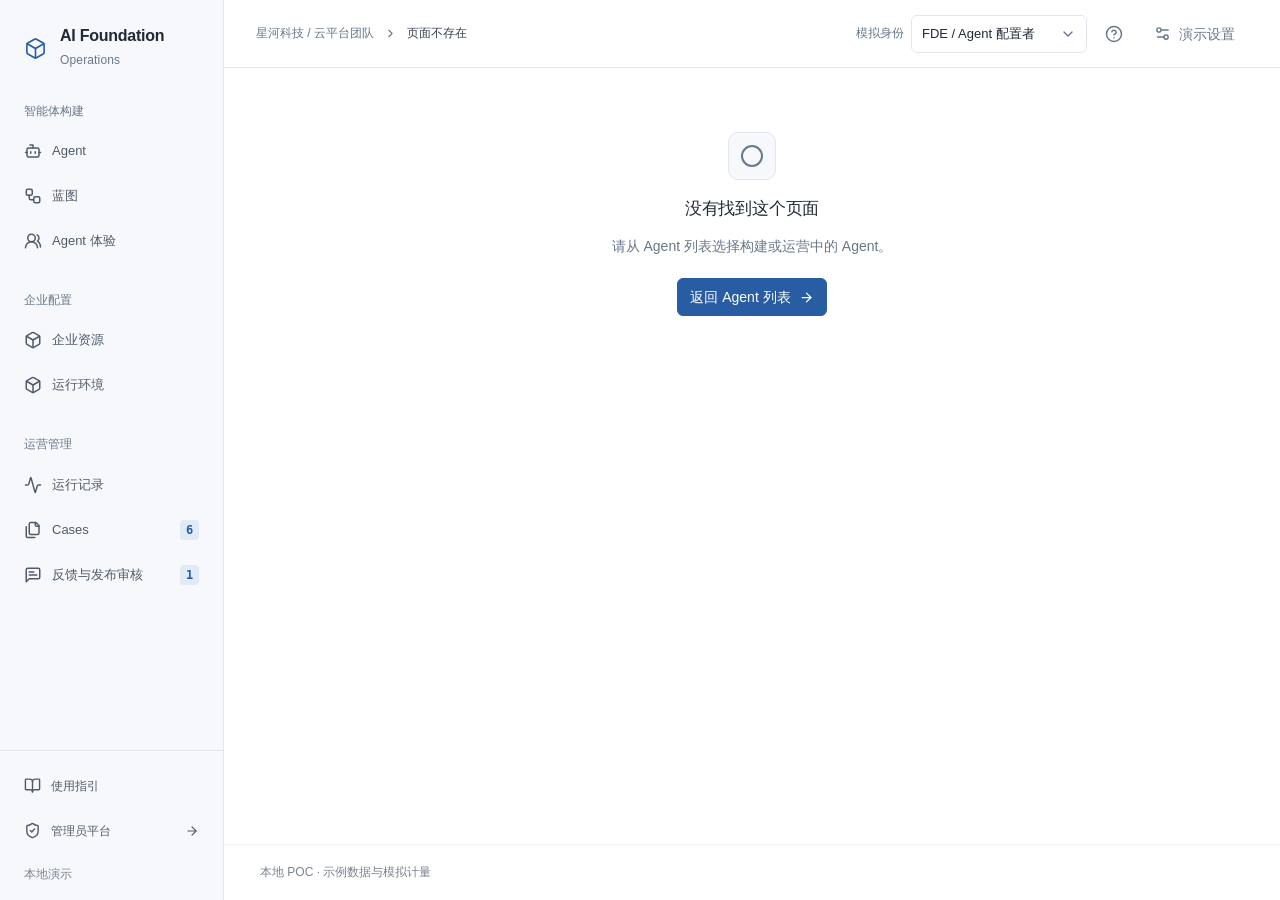
<file: index.html>
<!doctype html>
<html lang="zh-CN">
  <head>
    <meta charset="UTF-8" />
    <meta name="viewport" content="width=device-width, initial-scale=1.0" />
    <meta name="theme-color" content="#ffffff" />
    <meta name="description" content="AI Foundation 企业共享底座与应用交付演示。仅使用本地示例数据，不连接真实业务系统。" />
    <link rel="icon" type="image/svg+xml" href="data:image/svg+xml,%3Csvg xmlns='http://www.w3.org/2000/svg' viewBox='0 0 32 32'%3E%3Crect width='32' height='32' rx='8' fill='%2317191c'/%3E%3Cpath d='M9 23V9h14M9 16h11M16 9v14' fill='none' stroke='white' stroke-width='2'/%3E%3C/svg%3E" />
    <title>AI Foundation · 平台概览</title>
    <script type="module" crossorigin src="/assets/index-CjJ_PoKe.js"></script>
    <link rel="stylesheet" crossorigin href="/assets/index-KOcXSC3z.css">
  <script>
(() => {
  const url = new URL(location.href);
  const route = url.searchParams.get('__foundation_route');
  let target = url;
  if (route && route.startsWith('/') && !route.startsWith('//')) {
    const requested = new URL(route, location.origin);
    if (requested.origin === location.origin) target = requested;
  }
  const pathname = target.pathname.length > 1 ? target.pathname.replace(/\/+$/, '') : target.pathname;
  if (target !== url || pathname !== url.pathname) history.replaceState(null, '', pathname + target.search + target.hash);
})();
</script>
</head>
  <body>
    <div id="root"></div>
  </body>
</html>
</file>
<file: assets/index-KOcXSC3z.css>
@charset "UTF-8";.native-select{position:relative;width:100%;min-width:0;--select-border: var(--agent-border, var(--border, #e2e7ef));--select-accent: var(--agent-blue, var(--accent, #285da4));--select-height: 38px;--select-font-size: 14px}.native-select-display{display:flex;align-items:center;justify-content:space-between;gap:12px;min-height:var(--select-height);padding:7px 10px;border:1px solid var(--select-border);border-radius:6px;background:#fff;color:var(--agent-ink, var(--text, #202936));font-size:var(--select-font-size);line-height:22px;transition:border-color .12s,box-shadow .12s}.native-select-label{min-width:0;overflow:hidden;text-overflow:ellipsis;white-space:nowrap}.native-select-display>svg{flex-shrink:0;color:#68788b}.native-select:hover:not(.native-select-disabled) .native-select-display{border-color:#9cabbd}.native-select-open .native-select-display{border-color:var(--select-accent)}.native-select:has(>select:focus-visible) .native-select-display{border-color:var(--select-accent);outline:2px solid var(--select-accent);outline-offset:2px}.native-select>select.native-select-control{position:absolute;inset:0;z-index:1;width:100%;max-width:none;height:100%;min-height:0;margin:0;opacity:0;cursor:pointer}.native-select-disabled .native-select-display{color:#68788b;background:#f6f8fb}.native-select-disabled>select.native-select-control{cursor:not-allowed}.field-invalid .native-select-display,.native-select:has(>select[aria-invalid=true]) .native-select-display{border-color:var(--danger, #a44343)}.native-select-menu{position:fixed;z-index:100;box-sizing:border-box;padding:5px;overflow-y:auto;overscroll-behavior:contain;scrollbar-width:thin;border:1px solid #e2e7ef;border-radius:9px;background:#fff;color:#202936;box-shadow:0 8px 28px #19263924,0 2px 5px #1926390d;font-size:14px;line-height:22px}.native-select-option{display:flex;align-items:center;justify-content:space-between;gap:12px;min-height:36px;padding:7px 10px;border-radius:5px;cursor:pointer}.native-select-option>span{min-width:0;overflow-wrap:anywhere}.native-select-option>svg{flex-shrink:0;color:#285da4}.native-select-option[aria-selected=true]{color:#205a9f;font-weight:500}.native-select-option-active:not([aria-disabled=true]){background:#edf3fb}.native-select-option[aria-disabled=true]{color:#8b95a3;cursor:not-allowed}.native-select-group{padding:9px 10px 4px;color:#68788b;font-size:12px}@media(max-width:700px){.native-select{--select-height: 40px;--select-font-size: 16px}.native-select-option{min-height:40px}}@media(prefers-reduced-motion:reduce){.native-select-display{transition:none}}@media(forced-colors:active){.native-select-display,.native-select-menu{border-color:ButtonText}.native-select-option-active:not([aria-disabled=true]){outline:1px solid Highlight}.native-select-option[aria-selected=true]>svg{color:Highlight}}.agent-credential-defaults .agent-credential-boundary{margin:14px 0 0;color:var(--agent-muted, #718098);font-size:12px;line-height:22px}.agent-credential-defaults .agent-enterprise-row-actions button.button,.agent-credential-defaults .agent-enterprise-option-actions button.button{min-height:44px;min-width:44px}.agent-enterprise-config{min-width:0;display:grid;gap:20px;padding-top:20px;margin-top:4px;border-top:1px solid var(--agent-border, #dce3ef);color:var(--text, #24344c)}.agent-enterprise-heading h3{margin:0 0 6px;font-size:15px;line-height:24px}.agent-enterprise-heading>p,.agent-enterprise-group-heading p{margin:0;color:var(--agent-muted, #718098);font-size:13px;line-height:22px}.agent-enterprise-group{min-width:0;scroll-margin-top:90px;padding:18px;border:1px solid var(--agent-border, #dce3ef);border-radius:8px;background:var(--surface, #fff)}.agent-enterprise-group-heading{display:flex;justify-content:space-between;align-items:flex-start;gap:12px}.agent-enterprise-group-heading>div{min-width:0}.agent-enterprise-group h4{display:flex;flex-wrap:wrap;align-items:center;gap:10px;margin:0 0 5px;font-size:14px;line-height:23px}.agent-enterprise-group h4>span{color:var(--agent-muted, #718098);font-size:12px;font-weight:400}.agent-enterprise-config .text-link{display:inline-flex;align-items:center;min-height:44px;font-size:12px;line-height:20px;flex-shrink:0}.agent-enterprise-config .agent-enterprise-row-actions button.button,.agent-enterprise-config .agent-enterprise-option-actions button.button,.agent-enterprise-drawer.agent-drawer :is(button,a).button{min-height:44px;min-width:44px}.agent-enterprise-config .button{font-size:12px}.agent-enterprise-config :is(.button,.text-link):focus-visible,.agent-enterprise-picker>summary:focus-visible{outline:2px solid var(--agent-blue, #235594);outline-offset:3px;border-radius:4px}.agent-enterprise-legacy{margin:12px 0 0;padding-left:10px;border-left:2px solid #b7c8df;font-size:12px;color:var(--agent-muted, #718098);line-height:21px}.agent-enterprise-selected{list-style:none;padding:0;margin:14px 0;display:grid;gap:8px}.agent-enterprise-selected>li{display:flex;align-items:center;justify-content:space-between;gap:12px;min-width:0;padding:10px 12px;background:#f4f7fb;border:1px solid #e0e7f0;border-left:3px solid #7497c3;border-radius:6px}.agent-enterprise-selected>.agent-enterprise-reference-warning{border-left-color:#c29c55;background:#fbf9f4}.agent-enterprise-reference-copy{flex:1;min-width:0}.agent-enterprise-reference-title{display:flex;flex-wrap:wrap;gap:7px 10px;align-items:center}.agent-enterprise-reference-title strong{font-size:13px;line-height:22px;overflow-wrap:anywhere}.agent-enterprise-reference-title .badge{font-size:11px}.agent-enterprise-reference-copy p{margin:4px 0 0;color:var(--agent-muted, #718098);font-size:12px;line-height:20px;overflow-wrap:anywhere}.agent-enterprise-update{display:block;color:var(--agent-blue, #235594)}.agent-enterprise-row-actions{display:flex;flex-shrink:0;gap:4px}.agent-enterprise-empty{display:flex;flex-wrap:wrap;align-items:baseline;gap:4px 12px;padding:16px 0 12px;font-size:12px;line-height:21px;color:var(--agent-muted, #718098)}.agent-enterprise-empty strong{color:#56677f;font-weight:500}.agent-enterprise-picker{margin-top:12px;border-top:1px solid var(--agent-border, #dce3ef)}.agent-enterprise-picker>summary{display:flex;align-items:center;gap:10px;min-height:44px;padding:8px 0;cursor:pointer;color:var(--agent-blue, #235594);font-size:13px;line-height:22px;list-style:none}.agent-enterprise-picker>summary::-webkit-details-marker{display:none}.agent-enterprise-picker>summary:after{content:"";width:7px;height:7px;flex-shrink:0;border:solid currentColor;border-width:0 1.5px 1.5px 0;transform:rotate(45deg);margin:0 3px 4px 4px}.agent-enterprise-picker[open]>summary:after{transform:rotate(225deg);margin-bottom:-3px}.agent-enterprise-candidate-count{margin-left:auto;color:var(--agent-muted, #718098);white-space:nowrap;font-size:12px}.agent-enterprise-picker fieldset{min-width:0;margin:0;padding:4px 0 0;border:0}.agent-enterprise-options{display:grid;grid-template-columns:repeat(auto-fit,minmax(min(100%,260px),1fr));gap:10px;list-style:none;padding:0;margin:0}.agent-enterprise-option{display:flex;flex-direction:column;min-width:0;padding:12px;border:1px solid var(--agent-border, #dce3ef);border-radius:6px}.agent-enterprise-option-title{display:flex;align-items:flex-start;justify-content:space-between;gap:8px}.agent-enterprise-option-title strong{font-size:13px;line-height:22px;overflow-wrap:anywhere}.agent-enterprise-option-title .badge{flex-shrink:0;font-size:11px}.agent-enterprise-option-description{margin:7px 0 0;color:#56677f;font-size:12px;line-height:21px;overflow-wrap:anywhere}.agent-enterprise-option-meta{margin:5px 0 0;color:var(--agent-muted, #718098);font-size:11px;line-height:20px;overflow-wrap:anywhere}.agent-enterprise-replacement{margin:7px 0 0;color:var(--agent-blue, #235594);font-size:12px;line-height:20px}.agent-enterprise-option-actions{display:flex;justify-content:flex-end;gap:6px;padding-top:10px;margin-top:auto}.agent-enterprise-picker-empty{margin:0;padding:12px 0;font-size:12px;line-height:21px;color:var(--agent-muted, #718098)}.agent-enterprise-boundary{margin:0;color:var(--agent-muted, #718098);font-size:12px;line-height:22px}.agent-enterprise-definition{display:grid;gap:24px}.agent-enterprise-definition-meta{margin:0;display:grid;gap:12px}.agent-enterprise-definition-meta>div{display:grid;grid-template-columns:80px minmax(0,1fr);gap:16px;font-size:13px;line-height:23px}.agent-enterprise-definition-meta dt{color:var(--agent-muted, #718098)}.agent-enterprise-definition-meta dd{min-width:0;margin:0;white-space:pre-wrap;overflow-wrap:anywhere}.agent-enterprise-definition h3{font-size:14px;margin:0 0 12px;line-height:24px}.agent-enterprise-definition-heading{display:flex;align-items:baseline;justify-content:space-between;gap:10px}.agent-enterprise-definition pre{margin:0;padding:14px;border:1px solid var(--agent-border, #dce3ef);border-radius:6px;background:#f4f7fb;font:inherit;font-size:13px;line-height:24px;white-space:pre-wrap;overflow-wrap:anywhere}.agent-enterprise-rules{list-style:none;display:grid;gap:10px;margin:0;padding:0}.agent-enterprise-rules>li{padding:12px;border:1px solid var(--agent-border, #dce3ef);border-radius:6px;font-size:13px}.agent-enterprise-rules>li>div{display:flex;align-items:center;justify-content:space-between;gap:12px}.agent-enterprise-rules p{color:var(--agent-muted, #718098);margin:8px 0 0;overflow-wrap:anywhere}.agent-enterprise-details{margin-top:8px;font-size:12px;line-height:22px}.agent-enterprise-details>summary{cursor:pointer;color:var(--agent-blue, #235594);width:fit-content}.agent-enterprise-details>summary:focus-visible{outline:2px solid var(--agent-blue, #235594);outline-offset:3px;border-radius:3px}.agent-enterprise-details dl{margin:10px 0 0;display:grid;gap:8px}.agent-enterprise-details dl>div{display:grid;grid-template-columns:76px minmax(0,1fr);gap:10px}.agent-enterprise-details dt{color:var(--agent-muted, #718098)}.agent-enterprise-details dd{margin:0;white-space:pre-wrap;overflow-wrap:anywhere}.agent-enterprise-details pre{white-space:pre-wrap;overflow-wrap:anywhere;margin:0;font:inherit}.agent-enterprise-details ul{padding-left:18px}.agent-publication-reference{color:var(--agent-muted, #718098);font-size:12px;line-height:21px}.agent-publication-reference-list{padding-left:18px;margin:12px 0;display:grid;gap:8px;font-size:13px;line-height:22px}.agent-publication-reference-list .badge{margin-left:8px}.agent-publication-guidance{margin-top:12px;display:flex;flex-wrap:wrap;gap:12px;align-items:center}.agent-publication-guidance>p{flex:1;min-width:200px}.agent-publication-summary-line+.agent-publication-summary-line{margin-top:5px}@media(max-width:600px){.agent-enterprise-group{padding:14px}.agent-enterprise-group-heading{flex-wrap:wrap;gap:4px}.agent-enterprise-selected>li{flex-wrap:wrap;gap:6px}.agent-enterprise-reference-copy{flex-basis:100%}.agent-enterprise-row-actions{width:100%;justify-content:flex-end}.agent-enterprise-options{grid-template-columns:minmax(0,1fr)}.agent-enterprise-picker>summary{flex-wrap:wrap;gap:6px}.agent-enterprise-definition-meta>div{grid-template-columns:1fr;gap:3px}.agent-enterprise-details dl>div{grid-template-columns:1fr;gap:2px}.agent-publication-guidance .button{width:100%}}.agent-runtime-config{display:grid;gap:16px;margin-top:18px;padding-top:18px;border-top:1px solid var(--agent-border);min-width:0}.agent-creation-details{min-width:0;border-top:1px solid var(--agent-border);padding-top:12px}.agent-creation-details>summary{cursor:pointer;color:var(--agent-muted);font-size:13px;padding:4px 0}.agent-creation-details[open]>summary{margin-bottom:12px}.agent-creation-details>.agent-capability-summary{margin-top:12px}.agent-capability-summary{min-width:0}.agent-capability-summary dl{display:grid;gap:12px;margin:0}.agent-capability-summary dl>div{display:grid;grid-template-columns:48px minmax(0,1fr);gap:12px;align-items:start}.agent-capability-summary dt{padding-top:4px;color:var(--agent-muted);font-size:12px;line-height:20px}.agent-capability-summary dd{display:flex;gap:6px;flex-wrap:wrap;min-width:0;margin:0}.agent-capability-chip{display:inline-flex;padding:3px 9px;border:1px solid var(--agent-border);border-radius:5px;background:var(--surface-subtle);font-size:12px;line-height:20px;overflow-wrap:anywhere}.agent-capability-empty{padding-top:4px;color:var(--agent-muted);font-size:12px;line-height:20px}.agent-runtime-options{display:grid;gap:10px;min-width:0;padding:0;border:0;margin:0}.agent-runtime-options legend{padding:0;margin-bottom:8px;font-size:13px;font-weight:600}.agent-mcp-options{display:grid;gap:10px}.agent-mcp-options label,.agent-tool-options label{display:flex;align-items:flex-start;gap:8px;min-width:0;font-size:13px;line-height:20px}.agent-runtime-options input{flex:0 0 auto;margin-top:3px;accent-color:var(--accent)}.agent-mcp-options strong{font-size:13px;font-weight:500}.agent-mcp-options small{display:block;color:var(--agent-muted);font-size:12px;overflow-wrap:anywhere}.agent-tool-options{display:grid;grid-template-columns:repeat(4,minmax(0,1fr));gap:10px}.agent-tool-options span{overflow-wrap:anywhere}.agent-runtime-environment{display:flex;gap:12px;align-items:flex-start}.agent-runtime-environment .field{flex:1;min-width:0}.agent-runtime-manage{flex-shrink:0;margin-top:25px;min-height:32px;display:inline-flex;align-items:center}.agent-runtime-readonly{min-width:0;margin:0;padding:0;border:0}.agent-publication-options{display:grid;gap:12px;padding:0;border:0;margin:0}.agent-publication-options legend{margin-bottom:12px;font-size:13px;font-weight:600}.agent-publication-options label{display:flex;align-items:flex-start;gap:10px;font-size:13px}.agent-publication-options input{margin-top:3px;accent-color:var(--accent)}.agent-publication-options small{display:block;margin-top:3px;color:var(--agent-muted);font-size:12px}@media(max-width:600px){.agent-tool-options{grid-template-columns:repeat(2,minmax(0,1fr))}.agent-runtime-environment{flex-direction:column}.agent-runtime-environment .field{width:100%}.agent-runtime-manage{margin-top:0}}.agent-detail .breadcrumbs{margin-bottom:12px}.agent-detail .page-header{margin-bottom:14px}.editor-version-line{display:flex;gap:6px 18px;align-items:center;flex-wrap:wrap;margin-bottom:16px;padding:9px 12px;border:1px solid var(--agent-border);border-radius:6px;background:var(--surface-subtle);color:var(--agent-muted);font-size:12px;line-height:20px}.editor-version-line .text-link{margin-left:auto;font-size:12px}.editor-config-layout{display:grid;grid-template-columns:minmax(0,1fr) 325px;gap:32px;margin-top:27px;align-items:start}.editor-section-heading{display:flex;align-items:flex-start;justify-content:space-between;gap:16px;margin-bottom:16px}.editor-section-heading h2,.editor-version-history h2{font-size:18px;font-weight:600;line-height:27px}.editor-section-heading p{margin-top:7px;font-size:13px;line-height:23px;color:var(--agent-muted)}.editor-section-heading .button{flex-shrink:0;font-size:12px}.editor-basics{display:grid;grid-template-columns:1fr;gap:16px;margin-bottom:20px}.editor-instructions .field-label,.editor-instructions input{font-size:14px}.editor-instruction-input{min-height:190px;line-height:1.8;font-size:14px;padding:16px;resize:vertical;background:#fcfdff}.editor-instructions-label{margin-left:5px;color:var(--agent-muted);font-size:12px;font-weight:400}.editor-template-note,.editor-work-source{padding:12px 14px;border:1px solid #dde6f1;border-radius:7px;background:#f4f7fb;color:#52677f;font-size:13px;line-height:22px;overflow-wrap:anywhere}.editor-work-source{margin-bottom:18px}.editor-work-source details{margin-top:8px}.editor-work-source summary{cursor:pointer;color:var(--agent-blue);width:fit-content}.editor-work-source details p{margin-top:8px;white-space:pre-wrap}.editor-work-source summary:focus-visible{outline:2px solid var(--agent-blue);outline-offset:3px;border-radius:3px}.editor-work-comparison{margin:0;padding:14px 16px;font:inherit;font-size:13px;line-height:24px;white-space:pre-wrap;overflow-wrap:anywhere;color:var(--agent-ink)}.editor-blueprint-requirements .editor-work-comparison{margin-top:10px;padding:13px;border:1px solid var(--agent-border);border-radius:6px;background:#f6f8fb}.editor-work-preview{font-size:14px;line-height:1.8;resize:vertical}.editor-work-confirm{display:flex;align-items:flex-start;gap:10px;padding:12px 14px;border:1px solid #dce6f2;border-radius:7px;background:#f0f5fb;color:var(--agent-ink);font-size:13px;line-height:23px}.editor-work-confirm input{flex-shrink:0;width:17px;height:17px;margin-top:3px}.editor-instruction-tip{display:flex;gap:8px;margin-top:16px;color:var(--agent-muted);font-size:12px;line-height:1.8}.editor-instruction-tip svg{color:#6d83a1;flex-shrink:0;margin-top:2px}.editor-resources{padding-left:27px;border-left:1px solid var(--agent-border)}.editor-resources>.editor-section-heading{margin-bottom:18px}.editor-resource-group{padding:14px 0;border-top:1px solid var(--agent-border)}.editor-resource-heading{display:flex;align-items:center;gap:8px}.editor-resource-heading h3{font-size:14px;font-weight:600}.editor-resource-heading>svg{color:#617b9a}.editor-resource-heading>span{font-size:12px;color:var(--agent-muted)}.editor-resource-heading .button{margin-left:auto;width:34px;min-height:34px}.editor-resource-group>p{font-size:12px;color:var(--agent-muted);margin:5px 0 12px}.editor-resource-group ul{list-style:none}.editor-resource-group li{display:flex;align-items:flex-start;gap:8px;padding:10px 12px;border:1px solid #e2e7ef;border-radius:6px;background:#f6f8fb}.editor-resource-group li+li{margin-top:8px}.editor-resource-group li>div{min-width:0;flex:1}.editor-resource-group li strong{display:block;font-size:14px;font-weight:500;line-height:22px}.editor-resource-group li small{display:block;margin-top:3px;color:var(--agent-muted);font-size:12px}.editor-resource-group li .button{width:32px;min-height:32px;padding:0}.editor-skill-customize{display:block;margin-top:6px;padding:0;font-size:12px;color:var(--agent-blue);text-align:left;min-height:28px;line-height:20px}.editor-skill-customize:disabled{opacity:.6}.editor-resource-empty{display:flex;gap:6px;align-items:center;justify-content:center;width:100%;padding:13px;border:1px dashed #d5dfec;border-radius:6px;font-size:12px;color:var(--agent-muted)}.editor-resource-empty:hover{color:var(--agent-blue);border-color:#9bb9dc}.editor-resources>.text-link{font-size:12px}.editor-savebar{position:sticky;bottom:0;z-index:5;display:flex;justify-content:space-between;gap:15px;align-items:center;margin-top:28px;padding:17px 0;border-top:1px solid var(--agent-border);background:#fff}.editor-savebar>span{font-size:12px;line-height:1.8;color:var(--agent-muted)}.editor-savebar .button{font-size:12px}.editor-conflict{display:flex;align-items:center;gap:14px;padding:14px;background:#fff7e9;border:1px solid #efdbb8;font-size:12px;line-height:1.8;margin:18px 0;border-radius:7px}.editor-tab-content{padding-top:28px}.editor-evaluation-summary{display:flex;align-items:center;justify-content:space-between;gap:16px;padding:12px 16px;border:1px solid var(--agent-border);border-radius:6px;margin:16px 0;background:#f9fbfe}.editor-evaluation-summary>div{display:flex;flex-wrap:wrap;align-items:center;gap:14px}.editor-evaluation-summary strong{font-size:14px}.editor-evaluation-summary span:not(.badge){font-size:12px;color:var(--agent-muted)}.editor-evaluation-summary .field{width:240px;max-width:100%;flex-shrink:0}.editor-evaluation-summary .field-label,.editor-evaluation-summary select{font-size:12px}.editor-evaluation-list{border:1px solid var(--agent-border);border-radius:8px;overflow:hidden}.editor-evaluation-list details{padding:17px 20px}.editor-evaluation-list details+details{border-top:1px solid var(--agent-border)}.editor-evaluation-list summary{display:flex;flex-wrap:wrap;gap:11px;align-items:center;cursor:pointer;font-size:14px;line-height:23px}.editor-evaluation-list summary strong{min-width:0;overflow-wrap:anywhere;font-weight:500}.editor-evaluation-list summary .badge{margin-left:auto;font-size:12px}.editor-check-pass{color:#2e8569;display:flex}.editor-check-fail{color:#be4d4d;display:flex}.editor-regression-label{color:var(--agent-muted);font-size:12px}.editor-evaluation-list dl{padding:18px 0 0 26px}.editor-evaluation-list dl>div{display:grid;grid-template-columns:75px minmax(0,1fr);gap:12px;font-size:14px;line-height:1.85}.editor-evaluation-list dl>div+div{margin-top:10px}.editor-evaluation-list dt{color:var(--agent-muted)}.editor-evaluation-list dd{margin:0;white-space:pre-wrap;overflow-wrap:anywhere}.editor-evaluation-list details>.text-link{margin:12px 0 0 26px}.editor-release-track{list-style:none;display:grid;grid-template-columns:repeat(3,minmax(0,1fr));margin:26px 0;border:1px solid var(--agent-border);border-radius:9px}.editor-release-track>li{display:flex;gap:13px;padding:25px 22px}.editor-release-track>li+li{border-left:1px solid var(--agent-border)}.editor-release-track>li>span{display:grid;place-items:center;width:27px;height:27px;border-radius:50%;background:#edf1f6;color:#7c8ba0;font-size:12px;flex-shrink:0}.editor-release-track>li>.editor-stage-complete{background:#e8f4ee;color:#2f7b62}.editor-release-track h3{font-size:15px}.editor-release-track p{font-size:13px;color:var(--agent-muted);line-height:23px;min-height:46px;margin:8px 0 13px;overflow-wrap:anywhere}.editor-role-guide{display:flex;gap:12px;padding:16px;background:#f5f8fe;border:1px solid #dce7f5;border-radius:8px;margin-bottom:26px}.editor-role-guide p{font-size:13px;line-height:23px;color:#52677f}.editor-role-guide svg{color:#6a83a2;flex-shrink:0;margin-top:3px}.editor-channels{display:grid;grid-template-columns:repeat(3,minmax(0,1fr));gap:22px}.editor-channels a{display:flex;gap:12px;align-items:center;padding:7px 0}.editor-channels a>div{flex:1}.editor-channels a>svg{color:#6b83a1}.editor-channels strong{font-size:14px;font-weight:500}.editor-channels span{display:block;margin-top:4px;font-size:12px;color:var(--agent-muted)}.editor-channels a:hover strong{color:var(--agent-blue)}.editor-version-history{margin-top:30px}.editor-version-history>h2{margin-bottom:18px}.editor-history-list{border:1px solid var(--agent-border);border-radius:7px}.editor-history-list>button{display:flex;flex-wrap:wrap;gap:18px;align-items:center;width:100%;padding:17px 20px;text-align:left}.editor-history-list>button+button{border-top:1px solid var(--agent-border)}.editor-history-list>button:hover{background:#f7faff}.editor-history-list strong{font-size:14px;font-weight:600}.editor-history-list span:not(.badge){font-size:12px;color:var(--agent-muted)}.editor-history-list .badge{margin-left:auto}.editor-usage-metrics{display:grid;grid-template-columns:repeat(4,minmax(0,1fr));border-block:1px solid var(--agent-border)}.editor-usage-metrics>div{padding:24px 20px}.editor-usage-metrics>div:first-child{padding-left:0}.editor-usage-metrics>div+div{border-left:1px solid var(--agent-border)}.editor-usage-metrics dt{font-size:12px;color:var(--agent-muted)}.editor-usage-metrics dd{margin:7px 0 0;font-size:30px;font-weight:600;font-variant-numeric:tabular-nums;line-height:38px}.editor-usage-links{display:flex;gap:22px;flex-wrap:wrap;padding:20px 0 25px;font-size:12px}.editor-recent-requests>a{display:flex;align-items:center;gap:16px;padding:16px 0}.editor-recent-requests>a+a{border-top:1px solid var(--agent-border)}.editor-recent-requests>a>div{flex:1;min-width:0}.editor-recent-requests strong{display:block;font-size:14px;font-weight:500;overflow-wrap:anywhere;line-height:23px}.editor-recent-requests span:not(.badge){display:block;margin-top:6px;font-size:12px;color:var(--agent-muted)}.editor-recent-requests>a:hover strong{color:var(--agent-blue)}.editor-resource-options>div{border:1px solid #e2e7ef;border-radius:8px;padding:17px}.editor-resource-options>div+div{margin-top:12px}.editor-resource-options label{display:flex;gap:12px;align-items:flex-start;cursor:pointer}.editor-resource-options label input{margin-top:3px;width:15px}.editor-resource-options label>span{flex:1;min-width:0}.editor-resource-options strong{display:flex;align-items:center;justify-content:space-between;gap:10px;font-size:14px;font-weight:500}.editor-resource-options small{font-size:12px;color:#68788b;font-weight:400}.editor-resource-options p{font-size:13px;line-height:23px;margin:7px 0 0;color:#68788b}.editor-resource-options details{margin:10px 0 0 27px}.editor-resource-options summary{font-size:12px;cursor:pointer;color:#42648c}.editor-resource-options details small{display:block;margin-top:8px}.editor-frozen-copy{padding:15px;border:1px solid #e2e7ef;border-radius:7px;background:#f6f8fb;font-size:14px;line-height:25px;margin-top:12px;white-space:pre-wrap}.editor-frozen-details>div{display:grid;grid-template-columns:100px minmax(0,1fr);gap:14px;padding:14px 0;font-size:14px;line-height:25px}.editor-frozen-details>div+div{border-top:1px solid #e4e8ef}.editor-frozen-details dt{color:#68788b}.editor-frozen-details dd{margin:0;white-space:pre-wrap;overflow-wrap:anywhere}.editor-publish-confirm{display:flex;align-items:flex-start;gap:10px;font-size:14px;line-height:24px;padding:15px;background:#f0f5fb;border-radius:7px}.editor-publish-confirm input{width:16px;margin-top:3px}@media(max-width:1200px){.editor-config-layout{grid-template-columns:minmax(0,1fr) 280px;gap:22px}.editor-resources{padding-left:21px}.editor-evaluation-summary{flex-wrap:wrap}.editor-release-track>li{padding:23px 17px}}@media(max-width:800px){.editor-config-layout{grid-template-columns:1fr}.editor-resources{border-left:0;padding-left:0;border-top:1px solid var(--agent-border);padding-top:23px}.editor-release-track{grid-template-columns:1fr}.editor-release-track>li+li{border-left:0;border-top:1px solid var(--agent-border)}.editor-release-track p{min-height:0;font-size:13px;line-height:23px}.editor-savebar{flex-wrap:wrap}.editor-channels{grid-template-columns:1fr;gap:15px}}@media(max-width:600px){.editor-version-line{gap:7px 14px}.editor-version-line .text-link{margin-left:0}.editor-section-heading{flex-wrap:wrap;gap:12px}.editor-section-heading .button{margin-left:0}.editor-savebar .button-group{flex-wrap:wrap}.editor-evaluation-summary{padding:17px}.editor-evaluation-summary .field{width:100%}.editor-evaluation-list details{padding:16px 13px}.editor-evaluation-list dl{padding-left:0}.editor-evaluation-list dl>div{grid-template-columns:1fr;gap:4px;font-size:14px}.editor-regression-label{display:none}.editor-history-list>button{flex-wrap:wrap;gap:8px 14px}.editor-usage-metrics{grid-template-columns:repeat(2,minmax(0,1fr))}.editor-usage-metrics>div{padding:19px 15px}.editor-usage-metrics>div:nth-child(odd){border-left:0;padding-left:0}.editor-usage-metrics>div:nth-child(n+3){border-top:1px solid var(--agent-border)}.editor-usage-metrics dd{font-size:30px;line-height:38px}.editor-frozen-details>div{grid-template-columns:1fr;gap:3px;font-size:14px;line-height:25px}.editor-recent-requests{font-size:12px}.editor-recent-requests>a{gap:8px;flex-wrap:wrap}.editor-recent-requests>a>div{min-width:100%}}.editor-config-layout{gap:32px;margin-top:28px}.editor-instructions .field-help{line-height:21px}.editor-resource-group>p{line-height:21px;margin-top:7px}.editor-resource-group li small{line-height:20px}.editor-resource-group li .button{min-width:32px;width:32px;min-height:32px}.editor-resource-heading .button{min-width:34px;width:34px;min-height:34px}.editor-resource-group li strong{overflow-wrap:anywhere}.editor-resource-upgrade,.editor-skill-customize{display:block;width:fit-content;max-width:100%;min-height:32px;margin-top:5px;padding:5px 0;color:var(--agent-blue);font-size:13px;line-height:22px;text-align:left;overflow-wrap:anywhere;border-radius:4px}.editor-resource-upgrade:hover:not(:disabled),.editor-skill-customize:hover:not(:disabled){color:#1f549b;text-decoration:underline;text-underline-offset:3px}.editor-resource-upgrade:focus-visible,.editor-skill-customize:focus-visible{outline:2px solid var(--agent-blue);outline-offset:3px}.editor-resource-upgrade:disabled,.editor-skill-customize:disabled{color:var(--agent-muted);opacity:.6;cursor:not-allowed}.editor-resource-empty:disabled{cursor:not-allowed;opacity:.6}.editor-resource-links{display:flex;flex-wrap:wrap;gap:6px 20px;padding-top:16px;border-top:1px solid var(--agent-border)}.editor-resource-links .text-link{min-height:34px;font-size:13px;line-height:22px}.editor-resource-links .text-link>svg{flex-shrink:0}.editor-shared-skill{min-width:0;margin-top:12px;border:1px solid var(--agent-border);border-radius:8px;background:#fff}.editor-shared-skill>summary{padding:13px 16px;color:#42648c;font-size:13px;line-height:23px;cursor:pointer;border-radius:7px}.editor-shared-skill>summary:hover{background:#f6f8fb;color:var(--agent-blue)}.editor-shared-skill>summary:focus-visible{outline:2px solid var(--agent-blue);outline-offset:-3px}.editor-shared-skill[open]>summary{border-bottom:1px solid var(--agent-border);border-radius:7px 7px 0 0;background:#f6f8fb}.editor-shared-skill>.resource-guide{padding:18px 16px}.agent-drawer .resource-guide{color:var(--agent-ink);font-size:14px;line-height:24px}.agent-drawer .resource-guide h3{font-size:15px;line-height:24px}.agent-drawer .resource-guide h4{font-size:14px;line-height:23px}.agent-drawer .resource-guide-inputs small{font-size:12px;line-height:20px}.agent-drawer .resource-guide-table-scroll{overscroll-behavior-x:contain;scrollbar-width:thin}.agent-drawer .resource-guide-example>summary{min-height:28px;font-size:13px;line-height:22px}.editor-skill-customize:hover:not(:disabled){text-decoration:underline;text-underline-offset:3px}.editor-history-list>button{min-height:54px;padding-block:12px}.editor-history-list>button:focus-visible{outline-offset:-3px}.editor-savebar{padding-block:16px}.editor-savebar>span{font-size:12px;line-height:21px}.editor-resource-options label input{flex-shrink:0;width:18px;height:18px}.editor-resource-options details{margin-top:14px}@media(max-width:800px){.editor-config-layout{gap:28px}.editor-usage-metrics dd{font-size:27px;line-height:35px}.editor-savebar{padding-bottom:max(14px,env(safe-area-inset-bottom))}}@media(max-width:600px){.agent-create-drawer .agent-drawer-actions,.agent-blueprint-drawer .agent-drawer-actions{align-items:stretch}.agent-create-drawer .agent-drawer-actions>.button-group,.agent-blueprint-drawer .agent-drawer-actions>.button-group{width:100%;margin-left:0}.agent-create-drawer .drawer-footer .button-primary,.agent-blueprint-drawer .drawer-footer .button-primary,.editor-work-generator .drawer-footer .button-primary{flex:2;white-space:nowrap}.editor-work-comparison{padding:12px}.editor-instruction-input{min-height:200px}.editor-savebar{gap:10px}.editor-savebar .button-group{width:100%}.editor-savebar .button-group .button{flex:1;min-height:44px}.editor-usage-metrics dd{font-size:26px;line-height:34px}.editor-resource-options strong{flex-wrap:wrap}.editor-resource-upgrade,.editor-skill-customize{min-height:40px;padding-block:9px}.editor-resource-links{flex-direction:column;align-items:flex-start;gap:4px;padding-top:12px}.editor-resource-links .text-link{min-height:40px}.editor-shared-skill>summary{padding:12px}.editor-shared-skill>.resource-guide{padding:16px 12px}.editor-resource-options details{margin-left:0}}.agent-config-controls{display:grid;gap:16px;margin-top:20px;padding-top:18px;border-top:1px solid var(--agent-border)}.agent-config-control-heading h3,.agent-config-optimization h3{font-size:16px;line-height:25px;font-weight:600}.agent-config-control-heading p,.agent-config-control-help{margin-top:6px;color:var(--agent-muted);font-size:13px;line-height:23px}.agent-config-controls>.field{max-width:360px}.agent-config-channel-controls{min-width:0;margin:0;padding:0;border:0}.agent-config-channel-controls legend{margin-bottom:2px;padding:0;font-size:14px;line-height:22px;font-weight:600}.agent-config-channel-controls>p{margin-bottom:12px}.agent-config-channel-control{display:flex;align-items:center;justify-content:space-between;gap:20px;min-height:59px;padding:9px 0;border-bottom:1px solid var(--agent-border)}.agent-config-channel-control:first-of-type{border-top:1px solid var(--agent-border)}.agent-config-channel-control strong{font-size:14px;line-height:23px;font-weight:500}.agent-config-channel-control>.native-select{flex-shrink:0;width:112px}.agent-config-optimization{margin-top:18px;padding:12px 14px;border:1px solid var(--agent-border);border-radius:6px;background:#f6f8fb}.agent-config-optimization-heading{display:flex;align-items:center;justify-content:space-between;gap:16px}.agent-config-optimization>p{margin-top:6px;color:var(--agent-muted);font-size:13px;line-height:22px}.agent-config-optimization-link{min-height:32px;margin-top:8px;font-size:13px;line-height:22px}.agent-config-switch{display:inline-flex;align-items:center;gap:8px;min-height:36px;padding:3px;border-radius:5px;font-size:13px;line-height:22px;white-space:nowrap}.agent-config-switch-track{display:block;width:36px;height:22px;padding:3px;border-radius:12px;background:#8693a4;transition:background-color .12s}.agent-config-switch-track>span{display:block;width:16px;height:16px;border-radius:50%;background:#fff;transform:translate(0);transition:transform .12s}.agent-config-switch[aria-checked=true] .agent-config-switch-track{background:var(--agent-blue)}.agent-config-switch[aria-checked=true] .agent-config-switch-track>span{transform:translate(14px)}.agent-config-switch:hover:not(:disabled){background:#edf3fb}.agent-config-switch:focus-visible{outline:2px solid var(--agent-blue);outline-offset:3px}.agent-config-switch:disabled{opacity:.55;cursor:not-allowed}.agent-config-channel-summary{display:flex;flex-wrap:wrap;gap:8px 20px;list-style:none;margin:0;padding:0}.agent-config-channel-summary>li{display:inline-flex;gap:8px;align-items:baseline;font-size:13px;line-height:23px}.agent-config-channel-summary strong{font-size:12px;font-weight:500}.agent-config-channel-allowed{color:var(--agent-blue)}.agent-config-channel-denied{color:var(--agent-muted)}.agent-config-entry-list>.agent-config-entry{display:flex;align-items:center;gap:12px;min-width:0;min-height:70px;padding:10px 0}.agent-config-entry-list>.agent-config-entry>svg{flex-shrink:0}.agent-config-entry-list>.agent-config-entry>div{flex:1;min-width:0}.agent-config-entry-unavailable{color:var(--agent-muted)}.agent-config-entry-unavailable strong{font-size:14px;line-height:23px;font-weight:500}.agent-config-entry-unavailable>div>span{display:block;margin-top:4px;color:var(--agent-muted);font-size:12px;line-height:21px}.agent-config-unavailable-note{display:block;margin-top:10px;color:var(--agent-muted);font-size:12px;line-height:21px}@media(max-width:600px){.agent-config-controls{margin-top:22px;padding-top:20px;gap:18px}.agent-config-controls>.field{max-width:none}.agent-config-channel-control>.native-select{width:106px}.agent-config-optimization{padding:14px}.agent-config-optimization-heading{gap:12px;flex-wrap:wrap}.agent-config-switch{min-height:44px}.agent-config-channel-summary{flex-direction:column;gap:6px}.agent-config-entry-list>.agent-config-entry{min-height:64px}}@media(prefers-reduced-motion:reduce){.agent-config-switch-track,.agent-config-switch-track>span{transition:none}}.agent-blueprint-catalog .blueprint-directory-intro{display:flex;align-items:flex-start;gap:12px;padding:17px 20px;margin-bottom:24px;border:1px solid #dce7f5;border-radius:9px;background:#f5f8fd;color:var(--agent-blue, #285da4)}.agent-blueprint-catalog .blueprint-directory-intro>svg{flex:none;margin-top:3px}.agent-blueprint-catalog .blueprint-directory-intro>div{flex:1;min-width:0}.agent-blueprint-catalog .blueprint-directory-intro strong{color:var(--agent-ink, #202936);font-size:14px;font-weight:600}.agent-blueprint-catalog .blueprint-directory-intro p{margin-top:3px;color:#5d6e83;font-size:12px;line-height:1.8}.agent-blueprint-catalog .blueprint-directory-intro .badge{flex:none;margin-top:2px}.agent-blueprint-catalog .blueprint-catalog-toolbar{display:flex;align-items:center;flex-wrap:wrap;gap:12px 20px;margin-bottom:16px}.agent-blueprint-catalog .blueprint-category-filters{display:flex;align-items:center;flex-wrap:wrap;gap:5px}.agent-blueprint-catalog .blueprint-category-filters button{display:inline-flex;align-items:center;gap:7px;min-height:36px;padding:7px 10px;border:1px solid transparent;border-radius:6px;color:#56677b;font-size:12px;background:transparent}.agent-blueprint-catalog .blueprint-category-filters button:hover{background:#f6f8fb}.agent-blueprint-catalog .blueprint-category-filters button[aria-pressed=true]{color:#285da4;border-color:#d9e5f4;background:#edf3fb;font-weight:600}.agent-blueprint-catalog .blueprint-category-filters button span{color:#728196;font-weight:400;font-variant-numeric:tabular-nums}.agent-blueprint-catalog .blueprint-search{display:flex;align-items:center;gap:9px;flex:1;min-width:220px;max-width:340px;margin-left:auto;padding:0 11px;min-height:38px;border:1px solid #dce3ed;border-radius:6px;color:#6c7c91;background:#fff}.agent-blueprint-catalog .blueprint-search svg{flex:none}.agent-blueprint-catalog .blueprint-search input{width:100%;min-width:0;padding:8px 0;border:0;border-radius:0;box-shadow:none;background:transparent;font-size:12px}.agent-blueprint-catalog .blueprint-search:focus-within{outline:2px solid #a9c4e7;outline-offset:2px}.agent-blueprint-catalog .blueprint-search input:focus{outline:none;box-shadow:none}.agent-blueprint-catalog .blueprint-directory-group+.blueprint-directory-group{margin-top:30px}.agent-blueprint-catalog .blueprint-group-heading{margin-bottom:14px}.agent-blueprint-catalog .blueprint-group-heading h2{display:flex;align-items:center;gap:9px;font-size:16px;line-height:1.6;font-weight:600}.agent-blueprint-catalog .blueprint-group-heading h2 span{display:inline-grid;place-items:center;min-width:23px;min-height:23px;border-radius:5px;background:#f0f3f8;color:#65768b;font-size:11px;font-weight:400}.agent-blueprint-catalog .blueprint-group-heading p{margin-top:4px;color:var(--agent-muted, #68788b);font-size:12px}.agent-blueprint-catalog .agent-blueprint-grid{grid-template-columns:repeat(3,minmax(0,1fr));gap:16px}.agent-blueprint-catalog .agent-blueprint-card{padding:20px;transition:border-color .14s ease,box-shadow .14s ease}.agent-blueprint-catalog .agent-blueprint-card:hover{border-color:#b9cee7;box-shadow:0 4px 16px #253c5710}.agent-blueprint-catalog .agent-blueprint-card-heading{justify-content:flex-start;margin-bottom:15px;gap:10px}.agent-blueprint-catalog .blueprint-scenario-icon{display:grid;place-items:center;width:38px;height:38px;flex:none;border-radius:8px;color:#285da4;background:#edf3fb}.agent-blueprint-catalog .blueprint-card-audience{color:#68788b;font-size:11px;line-height:1.6}.agent-blueprint-catalog .agent-blueprint-card h3{font-size:16px;line-height:1.65;font-weight:600}.agent-blueprint-catalog .agent-blueprint-card h3>button{padding:0;text-align:left;font:inherit;line-height:inherit}.agent-blueprint-catalog .agent-blueprint-card h3>button:hover{color:#285da4}.agent-blueprint-catalog .agent-blueprint-description{margin-top:6px;font-size:13px;line-height:1.8}.agent-blueprint-catalog .blueprint-card-input{margin-top:12px;color:#67788d;font-size:11px;line-height:1.8}.agent-blueprint-catalog .blueprint-card-input>span{margin-right:8px;color:#4c607a}.agent-blueprint-catalog .blueprint-card-delivery{padding:12px 13px;margin-top:16px;border:1px solid #edf0f5;border-radius:6px;background:#f8fafc}.agent-blueprint-catalog .blueprint-card-delivery>span{display:flex;align-items:center;gap:5px;color:#64748a;font-size:11px}.agent-blueprint-catalog .blueprint-card-delivery ul{display:flex;flex-wrap:wrap;gap:5px 12px;margin-top:7px;list-style:none;padding:0;color:#35465c;font-size:12px;line-height:1.7}.agent-blueprint-catalog .blueprint-card-delivery li:before{content:"·";padding-right:5px;color:#8096b1}.agent-blueprint-catalog .agent-blueprint-example{font-size:12px;margin-top:16px;padding:12px 13px}.agent-blueprint-catalog .agent-blueprint-card-footer{margin-top:auto;padding-top:14px;border-top:0;gap:6px}.agent-blueprint-catalog .agent-blueprint-card-footer>span{font-size:11px}.agent-blueprint-catalog .agent-blueprint-card-footer .button{padding:6px 8px;font-size:12px}.blueprint-catalog-drawer .blueprint-preview-note{display:flex;align-items:flex-start;gap:10px;padding:12px 14px;border-radius:7px;background:#f4f8fd;color:#61748a;font-size:12px;line-height:1.8}.blueprint-catalog-drawer .blueprint-preview-note .badge{flex:none}.blueprint-catalog-drawer .blueprint-preview-section{margin-top:24px}.blueprint-catalog-drawer .blueprint-preview-section h3,.blueprint-catalog-drawer .blueprint-creation-section>h3{display:flex;align-items:center;gap:8px;margin-bottom:12px;font-size:14px;font-weight:600}.blueprint-catalog-drawer .blueprint-preview-section h3 svg{color:#58769b}.blueprint-catalog-drawer .blueprint-input-examples{display:grid;gap:12px}.blueprint-catalog-drawer .blueprint-input-examples>div{padding-left:12px;border-left:2px solid #dce7f5}.blueprint-catalog-drawer .blueprint-input-examples dt{font-size:12px;font-weight:600;color:#475a72}.blueprint-catalog-drawer .blueprint-input-examples dd{margin:4px 0 0;color:#68788b;font-size:12px;line-height:1.85;overflow-wrap:anywhere}.blueprint-catalog-drawer .blueprint-material-note{margin-top:12px;color:#6a7b90;font-size:12px;line-height:1.8}.blueprint-catalog-drawer .blueprint-stage-list{list-style:none;padding:0;margin:0}.blueprint-catalog-drawer .blueprint-stage-list li{position:relative;display:flex;gap:13px;padding-bottom:17px}.blueprint-catalog-drawer .blueprint-stage-list li:last-child{padding-bottom:0}.blueprint-catalog-drawer .blueprint-stage-list li:not(:last-child):after{content:"";position:absolute;left:13px;top:30px;bottom:3px;width:1px;background:#dce6f2}.blueprint-catalog-drawer .blueprint-stage-number{display:grid;place-items:center;flex:none;width:27px;height:27px;border:1px solid #dae5f4;border-radius:50%;background:#f3f7fd;color:#285da4;font-size:12px;font-variant-numeric:tabular-nums}.blueprint-catalog-drawer .blueprint-stage-list h4{padding-top:2px;color:#34465c;font-size:13px;font-weight:500}.blueprint-catalog-drawer .blueprint-stage-list p{margin-top:3px;color:#6a7a8f;font-size:12px;line-height:1.8}.blueprint-catalog-drawer .blueprint-stage-output{display:inline-flex;align-items:center;gap:5px;margin-top:5px;color:#4b6e98;font-size:11px}.blueprint-catalog-drawer .blueprint-output-example{padding:15px 17px;border:1px solid #e2e9f3;border-radius:7px;background:#f8fafc;color:#45566d;font:inherit;font-size:12px;line-height:1.9;white-space:pre-wrap;overflow-wrap:anywhere}.blueprint-catalog-drawer .blueprint-human-boundary{padding:14px 16px;border:1px solid #e2e7ef;border-radius:7px}.blueprint-catalog-drawer .blueprint-human-boundary ul{padding-left:17px;color:#596a7f;font-size:12px;line-height:1.85}.blueprint-catalog-drawer .blueprint-human-boundary li+li{margin-top:6px}.blueprint-catalog-drawer .blueprint-creation-section{display:grid;gap:16px}.blueprint-catalog-drawer .blueprint-creation-section>h3{margin-bottom:0;padding-top:6px}.agent-blueprint-catalog button:focus-visible,.blueprint-catalog-drawer summary:focus-visible{outline:2px solid #8aadd8;outline-offset:3px}@media(max-width:1250px){.agent-blueprint-catalog .agent-blueprint-grid{grid-template-columns:repeat(2,minmax(0,1fr))}}@media(max-width:700px){.agent-blueprint-catalog .blueprint-directory-intro{padding:14px;gap:9px}.agent-blueprint-catalog .blueprint-directory-intro>.badge{display:none}.agent-blueprint-catalog .blueprint-category-filters{gap:4px}.agent-blueprint-catalog .blueprint-category-filters button{padding:7px 8px}.agent-blueprint-catalog .blueprint-search{flex-basis:100%;max-width:none;margin-left:0}.agent-blueprint-catalog .agent-blueprint-grid{grid-template-columns:minmax(0,1fr);gap:13px}.agent-blueprint-catalog .agent-blueprint-card{padding:18px}.agent-blueprint-catalog .agent-blueprint-directory-label{font-size:11px}.blueprint-catalog-drawer .blueprint-preview-note{flex-wrap:wrap}.blueprint-catalog-drawer .blueprint-output-example{padding:12px}}@media(prefers-reduced-motion:reduce){.agent-blueprint-catalog .agent-blueprint-card{transition:none}}.resource-guide{display:grid;gap:20px;min-width:0;color:var(--admin-ink, var(--text));font-size:14px;line-height:1.7;overflow-wrap:anywhere}.resource-guide>section{min-width:0}.resource-guide h3{margin:0 0 12px;font-size:14px;line-height:1.5}.resource-guide h4{margin:0 0 4px;font-size:13px;line-height:1.6}.resource-guide ul{margin:10px 0 0;padding-left:20px}.resource-guide li+li{margin-top:8px}.resource-guide-notice{padding:14px 16px;border-left:3px solid var(--admin-blue, var(--accent));background:var(--admin-blue-soft, var(--surface-subtle))}.resource-guide-notice strong{display:block;margin-bottom:4px}.resource-guide-notice p+p{margin-top:8px}.resource-guide-table-scroll{max-width:100%;overflow-x:auto;border:1px solid var(--admin-line, var(--border));border-radius:6px}.resource-guide-inputs{width:100%;min-width:420px;border-collapse:collapse;text-align:left}.resource-guide-inputs th,.resource-guide-inputs td{padding:11px 12px;vertical-align:top;border-bottom:1px solid var(--admin-line, var(--border))}.resource-guide-inputs thead th{background:var(--admin-soft, var(--surface-subtle));font-weight:500}.resource-guide-inputs tbody th{width:27%;font-weight:500}.resource-guide-inputs tbody td:nth-child(2){width:48px;white-space:nowrap}.resource-guide-inputs tbody tr:last-child>*{border-bottom:0}.resource-guide-inputs small{display:block;margin-top:4px;color:var(--admin-muted, var(--muted));font-size:12px;line-height:20px}.resource-guide-steps{display:grid;gap:14px;margin:0;padding-left:22px}.resource-guide-output{padding:12px 14px;border:1px solid var(--admin-line, var(--border));border-radius:6px}.resource-guide-example-note,.resource-guide-source-note,.resource-guide-sources p{color:var(--admin-muted, var(--muted));font-size:12px}.resource-guide-examples{display:grid;gap:10px;margin-top:12px}.resource-guide-example{min-width:0;padding:12px 14px;border:1px solid var(--admin-line, var(--border));border-radius:6px}.resource-guide-example summary{cursor:pointer;font-weight:500}.resource-guide-example pre{max-height:360px;margin:12px 0 0;padding:14px;overflow:auto;background:var(--admin-soft, var(--surface-subtle));border-radius:4px;white-space:pre-wrap;tab-size:2;font-size:12px;line-height:1.65}.resource-guide code{font-family:SFMono-Regular,Menlo,Consolas,monospace}.resource-guide ul.resource-guide-sources{list-style:none;padding:0}.resource-guide-sources li{padding-top:12px;border-top:1px solid var(--admin-line, var(--border))}.resource-guide-sources a{color:var(--admin-blue, var(--accent));font-weight:500}.resource-guide-sources a:hover{text-decoration:underline;text-underline-offset:3px}.resource-guide-sources p,.resource-guide-legacy+.resource-guide-legacy{margin-top:6px}.resource-guide summary:focus-visible,.resource-guide a:focus-visible,.resource-history-toggle:focus-within{outline:2px solid var(--admin-blue, var(--accent));outline-offset:4px}.resource-history-toggle{display:inline-flex;align-items:center;gap:8px;color:var(--admin-ink, var(--text));cursor:pointer;font-size:12px}.resource-history-toggle input{width:16px;height:16px;flex-shrink:0}.resource-library .resource-history-note{margin:0 0 14px;color:var(--admin-muted, var(--muted));font-size:12px}@media(max-width:600px){.resource-guide{gap:18px}.resource-guide-inputs{min-width:360px}.resource-guide-inputs th,.resource-guide-inputs td{padding:9px 10px}}.resource-editor-drawer{--admin-ink: #202936;--admin-muted: #68788b;--admin-line: #e2e7ef;--admin-soft: #f6f8fb;--admin-blue: #285da4;--admin-blue-soft: #edf3fb;color:var(--admin-ink);font-size:14px;line-height:1.65}.resource-editor-stack{display:flex;flex-direction:column;gap:16px;min-width:0}.resource-editor-stack p{margin:0}.resource-editor-fields{display:grid;grid-template-columns:repeat(2,minmax(0,1fr));gap:14px 16px}.resource-editor-full{grid-column:1 / -1}.resource-editor-drawer .field-label{font-size:13px;line-height:20px}.resource-editor-drawer .field{gap:5px}.resource-editor-drawer :is(input,select,textarea){font-size:14px}.resource-editor-drawer textarea{resize:vertical;line-height:1.7}.resource-editor-drawer .field-help{font-size:12px;line-height:1.7;margin-top:6px}.resource-editor-drawer .resource-editor-code{font-family:SFMono-Regular,Menlo,Consolas,monospace;font-size:12px;line-height:1.8;tab-size:2}.resource-editor-drawer input[type=file]{padding:10px;max-width:100%}.resource-editor-drawer input[type=file]::file-selector-button{border:1px solid var(--admin-line);padding:6px 10px;border-radius:4px;background:#fff;color:var(--admin-ink);margin-right:12px;cursor:pointer;font:inherit}.resource-editor-drawer .drawer-header h2{font-size:19px;line-height:1.5}.resource-editor-drawer .drawer-header p{font-size:13px}.resource-editor-drawer .drawer-footer .button-group{justify-content:flex-end;flex-wrap:wrap}.resource-editor-drawer .button-primary{background:var(--admin-blue);border-color:var(--admin-blue);color:#fff}.resource-editor-drawer .button-primary:hover:not(:disabled){background:#204d83;border-color:#204d83}.resource-editor-drawer :is(.button,input,select,textarea):focus-visible{outline:2px solid var(--admin-blue);outline-offset:3px}.resource-editor-identity{color:var(--admin-muted);font-size:12px}.resource-editor-callout{margin:0;padding:12px 15px;border:1px solid #d7e3f1;border-left:3px solid var(--admin-blue, #285da4);background:var(--admin-blue-soft, #edf3fb);color:var(--admin-ink, #202936);font-size:13px;line-height:1.75;border-radius:4px}.resource-editor-callout p{margin:0}.resource-editor-callout .button{margin-top:10px}.resource-editor-error{margin:0;padding:12px 15px;border:1px solid #e8c7c0;border-radius:4px;background:#fcf2ef;color:#934032;font-size:13px;line-height:1.7;overflow-wrap:anywhere}.resource-editor-muted{color:var(--admin-muted, #68788b);font-size:12px;line-height:1.75}.resource-editor-section-heading{display:flex;align-items:center;justify-content:space-between;flex-wrap:wrap;gap:10px;margin-bottom:14px}.resource-editor-section-heading h3,.resource-editor-drawer h3{margin:0;font-size:15px;line-height:1.6}.resource-editor-facts{display:grid;gap:10px;margin:0}.resource-editor-facts>div{display:grid;grid-template-columns:90px minmax(0,1fr);gap:16px}.resource-editor-facts dt{color:var(--admin-muted);font-size:12px}.resource-editor-facts dd{margin:0;font-size:13px;overflow-wrap:anywhere;white-space:pre-wrap}.resource-editor-drawer .agent-notice,.resource-library>.agent-notice{display:flex;gap:10px;align-items:flex-start;padding:12px 15px;border:1px solid #cbdccc;background:#f1f7f3;border-radius:4px;color:#276444;font-size:13px;line-height:1.7}.resource-editor-drawer .agent-notice-error,.resource-library>.agent-notice-error{border-color:#e8c7c0;background:#fcf2ef;color:#934032}.resource-library>.agent-notice{margin-bottom:18px}.resource-body-text{margin:0;padding:16px 18px;border:1px solid var(--admin-line, #e2e7ef);background:var(--admin-soft, #f6f8fb);border-radius:5px;white-space:pre-wrap;overflow-wrap:anywhere;font-family:inherit;font-size:14px;line-height:1.85;tab-size:2}.resource-import-preview{display:flex;flex-direction:column;gap:14px;padding-top:18px;border-top:1px solid var(--admin-line)}.resource-import-preview>p{font-size:13px;color:var(--admin-muted)}.resource-import-item{min-width:0;padding:14px 16px;border:1px solid var(--admin-line);border-radius:6px}.resource-import-item>summary{font-size:14px;font-weight:600;cursor:pointer;overflow-wrap:anywhere}.resource-import-item[open]>summary{margin-bottom:16px}.resource-import-item .resource-guide{margin-top:18px}.resource-import-item .resource-guide-notice{padding:10px 12px}.resource-import-item .resource-body-text{padding:12px;max-height:360px;overflow-y:auto}.resource-connection-heading,.resource-detail-status,.resource-row-status{display:flex;align-items:center;flex-wrap:wrap;gap:7px}.resource-connection-stages{display:grid;grid-template-columns:repeat(3,minmax(0,1fr));padding:0;margin:0;list-style:none;border-bottom:1px solid var(--admin-line)}.resource-connection-stages li{display:flex;align-items:center;gap:8px;padding:10px 0 14px;font-size:12px;color:var(--admin-muted)}.resource-connection-stages li>span{display:inline-flex;justify-content:center;align-items:center;width:22px;height:22px;flex-shrink:0;border-radius:50%;background:var(--admin-soft);border:1px solid var(--admin-line);font-size:12px}.resource-connection-stages .resource-stage-current{color:var(--admin-blue);font-weight:600;border-bottom:2px solid var(--admin-blue)}.resource-stage-current>span{color:#fff;background:var(--admin-blue)!important;border-color:var(--admin-blue)!important}.resource-connection-authorization,.resource-connection-agent{display:flex;flex-direction:column;align-items:stretch;gap:14px;padding-top:18px;border-top:1px solid var(--admin-line)}.resource-connection-authorization>.button{align-self:flex-start}.resource-access-entry{padding:16px;border:1px solid var(--admin-line);border-radius:6px;background:var(--admin-soft)}.resource-access-entry>p{margin:0 0 14px;font-size:13px;line-height:1.75;color:var(--admin-muted)}.resource-access-controls{display:flex;align-items:flex-end;gap:18px;flex-wrap:wrap}.resource-access-controls>.field{flex:1;min-width:180px}.resource-access-controls>.resource-link{padding-block:8px}.resource-access-actions{display:flex;flex-direction:column;gap:5px;padding-bottom:3px}.resource-access-actions .badge{margin-left:4px}.resource-reference-actions{display:flex;flex-wrap:wrap;gap:8px 16px}.resource-detail-connection{display:flex;align-items:flex-start;gap:16px;padding:14px 16px;border:1px solid var(--admin-line);border-radius:6px}.resource-detail-connection>div{flex:1;min-width:0}.resource-detail-connection strong{font-size:14px}.resource-detail-connection p{margin:5px 0 0;font-size:12px;line-height:1.8;color:var(--admin-muted)}.resource-row-actions{display:flex;flex-wrap:wrap;align-items:flex-start;justify-content:flex-end;gap:6px;width:max-content;max-width:14rem;margin-left:auto}.resource-row-actions>.button{flex:0 0 auto}.resource-editor-inline{min-width:0}.resource-editor-inline-heading{padding-bottom:16px}.resource-editor-inline-heading>h3{font-size:17px;line-height:27px}.resource-editor-inline-heading>p{margin-top:5px;color:var(--admin-muted);font-size:13px;line-height:23px}.resource-editor-inline-footer{position:sticky;bottom:0;z-index:1;margin-top:18px;padding:12px 0;border-top:1px solid var(--admin-line);background:#fff}.resource-editor-inline-footer>.button-group{justify-content:space-between;flex-wrap:wrap;gap:8px}.resource-connection-business-scope{display:grid;gap:12px;padding:14px;border:1px solid var(--admin-line);border-radius:6px;background:var(--admin-soft)}.resource-connection-business-scope .resource-editor-facts dt,.resource-connection-business-scope .resource-editor-muted{font-size:13px;line-height:23px}.resource-connection-business-scope .resource-editor-facts dd{font-size:14px;line-height:24px}.resource-connection-agent-current{display:flex;flex-wrap:wrap;align-items:baseline;gap:6px;font-size:14px;line-height:24px}.resource-connection-agent>.button{align-self:flex-start}.resource-connection-agent .resource-editor-muted,.resource-connection-authorization .resource-editor-muted{font-size:13px;line-height:23px}.resource-library-systems{padding:15px 16px;margin:0 0 18px;border:1px solid var(--admin-line, #e2e7ef);border-radius:6px}.resource-library-systems>.resource-editor-section-heading{margin-bottom:5px}.resource-library-systems>.resource-editor-section-heading>span{font-size:12px;color:var(--admin-muted, #68788b)}.resource-library-systems>p{margin:0 0 14px;font-size:13px;line-height:23px;color:var(--admin-muted, #68788b)}.resource-library-system-grid{display:grid;grid-template-columns:repeat(3,minmax(0,1fr));gap:18px}.resource-library-system-grid>article{display:flex;flex-direction:column;align-items:flex-start;gap:8px;min-width:0}.resource-library-system-grid>article+article{padding-left:18px;border-left:1px solid var(--admin-line, #e2e7ef)}.resource-library-system-grid article>div:first-child{display:flex;flex-wrap:wrap;align-items:center;gap:8px}.resource-library-system-grid h4{margin:0;font-size:14px;line-height:23px;font-weight:600}.resource-library-system-grid p{margin:0;font-size:13px;line-height:22px}.resource-library-system-grid article>span{font-size:12px;line-height:21px;color:var(--admin-muted, #68788b);overflow-wrap:anywhere}.resource-library-system-grid .field{width:100%;min-width:0}.resource-library-system-grid .button{margin-top:auto}.resource-library .resource-table :is(th,td){padding:12px 16px}.resource-library .resource-table thead th{padding-block:10px}.resource-library .resource-table .resource-description{font-size:13px}.resource-library .resource-kind-copy h2{font-size:17px}.resource-import-item>summary:focus-visible{outline:2px solid var(--admin-blue);outline-offset:4px}@media(max-width:640px){.resource-editor-fields{grid-template-columns:minmax(0,1fr);gap:16px}.resource-editor-facts>div{grid-template-columns:76px minmax(0,1fr);gap:10px}.resource-connection-stages{grid-template-columns:minmax(0,1fr)}.resource-connection-stages li{padding:8px 0}.resource-access-controls{align-items:stretch;flex-direction:column;gap:12px}.resource-access-controls>.field{min-width:0}.resource-detail-connection{flex-direction:column;gap:12px}.resource-reference-actions{flex-direction:column}.resource-editor-drawer .drawer-footer .button-group{gap:8px}.resource-import-item,.resource-connection-business-scope{padding:12px}.resource-library-system-grid{grid-template-columns:minmax(0,1fr);gap:14px}.resource-library-system-grid>article+article{padding-left:0;padding-top:14px;border-left:0;border-top:1px solid var(--admin-line, #e2e7ef)}.resource-library-systems{padding:12px}.resource-editor-inline-footer .button{min-height:40px}}.evaluation-workspace,.evaluation-drawer{--agent-blue: #285da4;--agent-blue-subtle: #edf3fb;--agent-border: #e2e7ef;--agent-muted: #68788b;--agent-ink: #202936;color:var(--agent-ink);font-size:14px;line-height:1.6}.evaluation-workspace{display:grid;gap:16px;min-width:0}.evaluation-workspace h2{font-size:18px}.evaluation-workspace h3,.evaluation-drawer h3{font-size:15px;margin:0}.evaluation-heading{display:flex;align-items:flex-start;justify-content:space-between;gap:16px;min-width:0}.evaluation-heading>div{min-width:0}.evaluation-heading h3{display:flex;align-items:center;gap:10px;flex-wrap:wrap;overflow-wrap:anywhere}.evaluation-heading p{margin:5px 0 0;color:var(--agent-muted);overflow-wrap:anywhere}.evaluation-heading>.button{flex-shrink:0}.evaluation-capability{padding:14px 16px;border:1px solid var(--agent-border);border-left:3px solid var(--agent-blue);background:var(--agent-blue-subtle);border-radius:6px}.evaluation-capability p{margin:6px 0 0}.evaluation-toolbar{display:flex;gap:16px;align-items:flex-end;flex-wrap:wrap}.evaluation-toolbar>.field{flex:1 1 280px;min-width:0}.evaluation-toolbar .button-group,.evaluation-next{flex-wrap:wrap}.evaluation-set-content,.evaluation-history{display:grid;gap:14px;min-width:0;padding-top:18px;border-top:1px solid var(--agent-border)}.evaluation-entries,.evaluation-regression ul,.evaluation-preview ul{list-style:none;padding:0;margin:0;display:grid;gap:10px}.evaluation-entries>li{display:flex;align-items:flex-start;gap:12px;padding:12px 14px;border:1px solid var(--agent-border);border-radius:6px;min-width:0}.evaluation-entries details{flex:1;min-width:0}.evaluation-entries summary{cursor:pointer;overflow-wrap:anywhere}.evaluation-entries summary>span{display:block;margin-top:3px;color:var(--agent-muted);font-size:12px}.evaluation-entries .button-group{flex-shrink:0}.evaluation-details{margin:12px 0 0;display:grid;gap:12px}.evaluation-details>div{display:grid;grid-template-columns:80px minmax(0,1fr);gap:12px}.evaluation-details dt{color:var(--agent-muted);font-size:12px}.evaluation-details dd{margin:0;white-space:pre-wrap;overflow-wrap:anywhere;min-width:0;font-size:13px}.evaluation-regression{border:1px solid var(--agent-border);background:var(--surface-subtle, #f6f8fb);padding:12px 14px;border-radius:6px}.evaluation-regression>summary{cursor:pointer}.evaluation-regression li,.evaluation-preview li{padding:12px;background:var(--surface, white);border:1px solid var(--agent-border);border-radius:5px;overflow-wrap:anywhere}.evaluation-regression p,.evaluation-preview p{margin:5px 0;white-space:pre-wrap;overflow-wrap:anywhere}.evaluation-summary{display:flex;gap:8px 16px;align-items:center;flex-wrap:wrap;color:var(--agent-muted);font-size:13px}.evaluation-results{display:grid;gap:10px;min-width:0}.evaluation-results>details{border:1px solid var(--agent-border);padding:12px 14px;border-radius:6px;min-width:0}.evaluation-results summary{display:flex;align-items:center;flex-wrap:wrap;gap:8px;cursor:pointer}.evaluation-results summary:before{content:"›";color:var(--agent-muted)}.evaluation-results details[open]>summary:before{content:"⌄"}.evaluation-results summary>strong{flex:1 1 180px;overflow-wrap:anywhere}.evaluation-results .text-link{margin-top:12px}.evaluation-next{display:flex;gap:16px;align-items:center;justify-content:space-between;border-top:1px solid var(--agent-border);padding-top:16px}.evaluation-next>span{color:var(--agent-muted);font-size:13px}.evaluation-template-links{display:flex;gap:16px;flex-wrap:wrap}.evaluation-preview{display:grid;gap:12px;min-width:0}.evaluation-preview small{color:var(--agent-muted)}.evaluation-preview details>summary{cursor:pointer;margin-bottom:10px}.evaluation-rules{margin:0;padding:0;border:0;display:grid;gap:10px;min-width:0}.evaluation-rules legend{margin-bottom:8px;font-weight:600}.evaluation-rules label{display:flex;align-items:flex-start;gap:10px;padding:10px;border:1px solid var(--agent-border);border-radius:5px;min-height:44px;cursor:pointer}.evaluation-rules input{margin-top:3px;accent-color:var(--agent-blue);width:auto;flex-shrink:0}.evaluation-rules small{display:block;margin-top:2px;color:var(--agent-muted)}.evaluation-drawer input[type=file]{padding:10px}.evaluation-workspace :is(button,a,summary):focus-visible,.evaluation-drawer :is(button,a,summary):focus-visible{outline:2px solid var(--agent-blue);outline-offset:3px}@media(max-width:600px){.evaluation-heading{flex-direction:column;gap:12px}.evaluation-toolbar{flex-direction:column;align-items:stretch}.evaluation-toolbar>.field{flex-basis:auto;width:100%}.evaluation-toolbar .button-group{display:flex}.evaluation-toolbar .button-group>.button{flex:1}.evaluation-entries>li{flex-direction:column}.evaluation-entries details{width:100%}.evaluation-workspace .button,.evaluation-drawer .button,.evaluation-workspace summary{min-height:44px}.evaluation-workspace summary{align-content:center}.evaluation-details>div{grid-template-columns:minmax(0,1fr);gap:4px}.evaluation-next{align-items:stretch;flex-direction:column}.evaluation-next>a{justify-content:center}}.publication-panel{display:grid;gap:22px}.publication-readiness,.publication-submit{display:flex;flex-wrap:wrap;align-items:center;gap:12px}.publication-readiness{padding:14px 18px;border:1px solid var(--border, #dce3ef);border-radius:8px;background:#f7f9fc}.publication-channel-choice{border:0;padding:0;display:grid;grid-template-columns:repeat(3,minmax(0,1fr));gap:12px}.publication-channel-choice label{display:flex;gap:10px;padding:16px;border:1px solid var(--border, #dce3ef);border-radius:8px;align-items:flex-start;cursor:pointer}.publication-channel-choice label:has(input:checked){background:#eff5fe;border-color:#6e99d3}.publication-channel-choice small{display:block;font-size:12px;color:#718098;margin-top:6px;line-height:1.6}.publication-channel-settings{display:grid;grid-template-columns:repeat(2,minmax(0,1fr));gap:20px;margin-top:22px}.publication-channel-settings section{min-width:0;border-top:1px solid var(--border, #dce3ef);padding-top:16px}.publication-channel-settings h3{font-size:14px;margin:0 0 14px}.publication-summary{display:grid;gap:12px;margin:0}.publication-summary>div{display:grid;grid-template-columns:90px minmax(0,1fr);gap:14px}.publication-summary dt{color:#718098;font-size:13px}.publication-summary dd{margin:0;overflow-wrap:anywhere}.publication-decision{display:grid;gap:14px;margin-top:20px;border-top:1px solid var(--border, #dce3ef);padding-top:20px}.publication-submit{margin-top:20px}@media(max-width:700px){.publication-channel-choice,.publication-channel-settings{grid-template-columns:1fr}.publication-summary>div{grid-template-columns:72px minmax(0,1fr)}}.resource-recommendations{min-width:0;padding-top:17px;border-top:1px solid var(--agent-border, #e2e8f0)}.resource-recommendations-heading{display:flex;align-items:baseline;justify-content:space-between;gap:12px}.resource-recommendations-heading h3{margin:0;font-size:15px;line-height:24px;font-weight:600}.resource-recommendations-heading>span{color:var(--agent-muted, #64748b);font-size:12px;line-height:20px}.resource-recommendations-help{margin:6px 0 15px;color:var(--agent-muted, #64748b);font-size:13px;line-height:22px}.resource-recommendations-group{min-width:0;margin-top:14px}.resource-recommendations-group>h4,.resource-recommendations-selected>h4{display:flex;align-items:center;gap:10px;margin:0 0 8px;font-size:14px;line-height:23px;font-weight:600}.resource-recommendations-group>h4>span{color:var(--agent-muted, #64748b);font-size:12px;font-weight:400}.resource-recommendation-option{padding:10px 0;border-bottom:1px solid var(--agent-border, #e2e8f0)}.resource-recommendation-option>label{display:flex;align-items:flex-start;gap:10px;min-width:0;min-height:34px;cursor:pointer}.resource-recommendation-option input{flex-shrink:0;width:16px;height:16px;margin:4px 0 0;accent-color:var(--agent-blue, #2563eb)}.resource-recommendation-option>label>span:first-of-type{flex:1;min-width:0}.resource-recommendation-option strong{display:flex;align-items:baseline;flex-wrap:wrap;gap:4px 9px;font-size:14px;font-weight:500;line-height:23px;overflow-wrap:anywhere}.resource-recommendation-option strong small{color:var(--agent-muted, #64748b);font-family:ui-monospace,SFMono-Regular,Menlo,monospace;font-size:12px;font-weight:400}.resource-recommendation-description,.resource-recommendation-reason,.resource-recommendation-version-note{display:block;margin-top:3px;font-size:13px;line-height:22px;overflow-wrap:anywhere}.resource-recommendation-description{color:var(--agent-muted, #64748b)}.resource-recommendation-reason{color:#335f9b}.resource-recommendation-version-note{color:#805612}.resource-recommendation-option>details{margin:4px 0 0 26px;min-width:0}.resource-recommendations summary{width:fit-content;max-width:100%;min-height:30px;color:#315988;font-size:13px;line-height:22px;cursor:pointer}.resource-recommendations summary:focus-visible,.resource-recommendation-option label:has(input:focus-visible){outline:2px solid var(--agent-blue, #2563eb);outline-offset:3px;border-radius:3px}.resource-recommendations .resource-guide{margin-top:10px}.resource-recommendation-meta,.resource-recommendations-empty{margin:6px 0;color:var(--agent-muted, #64748b);font-size:13px;line-height:22px}.resource-recommendations-selected{margin-top:18px;padding:12px;border:1px solid var(--agent-border, #e2e8f0);border-radius:7px;background:#f8fafc}.resource-recommendations-selected-item{display:flex;align-items:flex-start;justify-content:space-between;gap:10px;padding:8px 0}.resource-recommendations-selected-item+.resource-recommendations-selected-item{border-top:1px solid var(--agent-border, #e2e8f0)}.resource-recommendations-selected-item>div{flex:1;min-width:0}.resource-recommendations-selected-item>.button{flex-shrink:0}.resource-recommendations-selected-item strong{display:block;font-size:14px;line-height:23px;font-weight:500;overflow-wrap:anywhere}.resource-recommendations-selected-item>div>span{display:block;margin-top:2px;color:var(--agent-muted, #64748b);font-size:12px;line-height:21px}.resource-recommendations-catalog{margin-top:15px}.resource-recommendations-catalog>summary{min-height:40px;font-weight:500}.resource-recommendations-catalog>.field{margin:8px 0 14px}.editor-resource-directory-heading{margin:0;font-size:14px;font-weight:600;line-height:23px}.resource-recommendations-connecting{padding-top:0;border-top:0}.resource-enterprise-systems{margin:12px 0 16px}.resource-enterprise-systems>div:first-child>h4{margin:0;font-size:14px;line-height:23px;font-weight:600}.resource-enterprise-systems>div:first-child>p{margin:5px 0 12px;font-size:13px;line-height:22px;color:var(--agent-muted, #64748b)}.resource-enterprise-system{min-width:0;padding:13px 0;border-top:1px solid var(--agent-border, #e2e8f0)}.resource-enterprise-system>h4,.resource-enterprise-system-heading>h4{margin:0;font-size:14px;line-height:23px;font-weight:600}.resource-enterprise-system-heading{display:flex;flex-wrap:wrap;align-items:center;gap:8px 12px}.resource-enterprise-system>p{margin-top:5px;font-size:13px;line-height:22px}.resource-enterprise-system>.field{margin:9px 0 12px}.resource-enterprise-reference{display:flex;align-items:flex-start;gap:9px;min-height:38px;padding:8px 0;cursor:pointer}.resource-enterprise-reference>input{flex-shrink:0;width:16px;height:16px;margin:3px 0 0;accent-color:var(--agent-blue, #2563eb)}.resource-enterprise-reference>span{min-width:0;font-size:13px;line-height:22px;overflow-wrap:anywhere}.resource-enterprise-reference small{display:inline-block;margin-left:8px;color:var(--agent-muted, #64748b);font-family:ui-monospace,SFMono-Regular,Menlo,monospace;font-size:12px}.resource-enterprise-reference:has(input:focus-visible){outline:2px solid var(--agent-blue, #2563eb);outline-offset:3px;border-radius:4px}.resource-enterprise-system-actions{display:flex;flex-wrap:wrap;align-items:center;gap:8px 14px}.resource-enterprise-system-actions>details{flex:1;min-width:0}.resource-enterprise-system-actions>details[open]{flex-basis:100%}.resource-recommendation-connection{display:flex;flex-wrap:wrap;align-items:center;gap:8px;margin:6px 0 0 26px}.resource-recommendations-selected-item>div>.button{margin-top:6px}@media(max-width:600px){.resource-recommendations-heading{flex-wrap:wrap;gap:2px 10px}.resource-recommendations summary{min-height:38px;padding-block:5px}.resource-recommendation-option>details{margin-left:0}.resource-recommendation-option>label{gap:8px}.resource-recommendations-selected{padding:10px}.resource-recommendation-connection{margin-left:0}.resource-enterprise-system-actions .button{min-height:38px}}.admin-platform,.admin-drawer,.resource-library,.resource-library-drawer{--admin-ink: #202936;--admin-muted: #68788b;--admin-line: #e2e7ef;--admin-soft: #f6f8fb;--admin-blue: #285da4;--admin-blue-soft: #edf3fb;color:var(--admin-ink)}.admin-platform{display:flex;flex-direction:column;gap:20px;max-width:1500px;padding:28px 32px 40px}.admin-platform .page-header{margin-bottom:0}.admin-scope-note{display:flex;flex-wrap:wrap;gap:8px 16px;align-items:center;margin:0;padding:12px 16px;border:1px solid var(--admin-line);border-radius:8px;background:var(--admin-soft);color:var(--admin-muted);font-size:13px;line-height:1.7}.admin-scope-note a{display:inline-flex;align-items:center;gap:6px;color:var(--admin-blue);white-space:nowrap}.admin-platform .page-header h1{font-size:26px;line-height:34px;letter-spacing:-.4px}.admin-platform .eyebrow{color:var(--admin-muted);letter-spacing:.4px}.admin-platform .page-description{max-width:760px}.admin-platform .agent-notice,.admin-drawer .agent-notice{display:flex;align-items:flex-start;gap:10px;padding:13px 16px;border:1px solid #cbdccc;border-radius:6px;background:#f1f7f3;color:#276444;font-size:12px}.admin-platform .agent-notice-error,.admin-drawer .agent-notice-error{border-color:#e8c7c0;background:#fcf2ef;color:#934032}.admin-panel{min-width:0;border:1px solid var(--admin-line);border-radius:8px;background:#fff;overflow:hidden}.admin-section-header{display:flex;flex-wrap:wrap;align-items:center;justify-content:space-between;gap:20px;padding:18px 20px;border-bottom:1px solid var(--admin-line)}.admin-section-header>div:first-child{flex:1 1 260px;min-width:0}.admin-section-header h2{font-size:18px;line-height:27px}.admin-section-header p{font-size:13px;color:var(--admin-muted);margin-top:5px;max-width:750px;line-height:22px}.admin-panel>.empty-state{padding:32px 20px}.admin-identity{display:flex;align-items:center;gap:13px;padding:16px 18px;border:1px solid var(--admin-line);border-left:3px solid var(--admin-blue);border-radius:6px;background:var(--admin-soft)}.admin-identity>svg{color:var(--admin-blue)}.admin-identity>div{flex:1}.admin-identity strong{font-size:14px}.admin-identity p{margin-top:3px;color:var(--admin-muted);font-size:13px;line-height:22px}.admin-identity>.button{flex-shrink:0}.admin-filters{display:grid;grid-template-columns:minmax(180px,1fr) minmax(180px,1fr) minmax(160px,.65fr);gap:12px;padding:12px 16px;background:var(--admin-soft);border:1px solid var(--admin-line);border-radius:6px;align-items:end}.admin-filters .field{gap:5px}.admin-filters .native-select{--select-height: 38px}.admin-filters .field-label{font-size:12px}.admin-filters select,.admin-filters input{min-height:38px;font-size:13px}.admin-filter-note{color:var(--admin-muted);font-size:12px;line-height:20px;padding-bottom:2px}.admin-audit-filters{grid-template-columns:minmax(160px,.8fr) minmax(160px,.8fr) minmax(220px,1.4fr)}.admin-agent-picker{display:grid;grid-template-columns:auto minmax(140px,230px);align-items:center;gap:10px;flex-shrink:0}.admin-agent-picker .field-label{font-size:12px}.admin-agent-picker select{min-height:36px;font-size:12px}.admin-metrics{display:grid;grid-template-columns:repeat(4,minmax(0,1fr));gap:0;border:1px solid var(--admin-line);border-radius:8px;overflow:hidden;background:#fff}.admin-metric{padding:20px;min-width:0}.admin-metric+.admin-metric{border-left:1px solid var(--admin-line)}.admin-metric>span{color:var(--admin-muted);font-size:12px}.admin-metric>strong{display:block;margin:8px 0 7px;font-size:30px;line-height:38px;font-weight:600;letter-spacing:-.6px;font-variant-numeric:tabular-nums;overflow-wrap:anywhere}.admin-metric small{font-size:13px;font-weight:400;letter-spacing:0;color:var(--admin-muted)}.admin-metric p{font-size:12px;line-height:20px;color:var(--admin-muted)}.admin-table-scroll,.resource-table-scroll{min-width:0;max-width:100%;overflow-x:auto}.admin-table{width:100%;text-align:left;border-collapse:collapse;font-size:14px;line-height:23px}.admin-table thead th{background:var(--admin-soft);font-size:12px;color:var(--admin-muted);font-weight:500;white-space:nowrap}.admin-table th,.admin-table td{padding:13px 18px;border-bottom:1px solid var(--admin-line);vertical-align:middle}.admin-table tbody th{font-weight:500}.admin-table tbody :is(th,td){overflow-wrap:anywhere}.admin-table tbody th{white-space:normal}.admin-table tbody tr:last-child>*{border-bottom:0}.admin-table tbody tr:hover{background:#f6f8fb}.admin-table .button{white-space:nowrap;font-size:12px}.admin-table td strong{font-weight:500}.admin-cell-detail{display:block;margin-top:4px;color:var(--admin-muted);font-size:12px;line-height:20px;font-weight:400}.admin-numeric{text-align:right;font-variant-numeric:tabular-nums}.admin-table .admin-numeric{white-space:nowrap}.admin-table td:has(>.badge){min-width:6rem}.admin-nowrap{white-space:nowrap}.admin-break{overflow-wrap:anywhere}.admin-muted{color:var(--admin-muted)}.admin-current-role>th{box-shadow:inset 3px 0 0 var(--admin-blue);background:#f7faff}.admin-people-table{min-width:840px}.admin-people-table th:not(:first-child),.admin-people-table td{text-align:center}.admin-permission-chip,.admin-permission-value{display:inline-flex;align-items:center;justify-content:center;gap:7px;min-height:38px;min-width:84px;padding:5px 9px;border-radius:5px;background:#f0f2f5;color:#5d6876;font-size:12px}.admin-permission-chip{border:1px solid transparent;min-height:38px;min-width:84px}.admin-permission-chip:hover{border-color:#a7b8cb}.admin-permission-chip>span{color:var(--admin-muted);font-size:12px}.admin-permission-chip.is-allowed,.admin-permission-value.is-allowed{background:#eef6f1;color:#276444}.admin-link,.resource-link{display:inline-flex;align-items:center;gap:5px;color:var(--admin-blue);font-size:13px;white-space:nowrap;font-weight:500;line-height:22px}.admin-link:hover,.resource-link:hover{text-decoration:underline;text-underline-offset:3px}.admin-scope-note{color:var(--admin-muted);font-size:12px;margin:-6px 0 0}.admin-trend{margin:0;padding:18px 20px}.admin-trend figcaption{font-size:12px;color:var(--admin-muted);margin-bottom:16px}.admin-trend-head,.admin-trend-row{display:grid;grid-template-columns:minmax(260px,3fr) repeat(3,minmax(85px,1fr));gap:18px;align-items:center;font-variant-numeric:tabular-nums;font-size:13px;padding:12px 0}.admin-trend-head{color:var(--admin-muted);font-size:12px;padding-bottom:8px;border-bottom:1px solid var(--admin-line)}.admin-trend-row{padding:12px 0;font-size:13px;border-bottom:1px solid #eef1f5}.admin-trend-row:last-child{border-bottom:0}.admin-trend-row>span,.admin-trend-head>span:not(:first-child){text-align:right}.admin-trend-volume{display:flex;align-items:center;gap:14px}.admin-trend-volume>span{width:96px;flex-shrink:0;color:var(--admin-muted);font-size:12px}.admin-trend-volume strong{min-width:22px;text-align:right;font-weight:500}.admin-trend-track{flex:1;height:8px;border-radius:2px;background:#f0f3f7}.admin-trend-track>div{height:100%;min-width:3px;border-radius:2px;background:#6688b2}.admin-evaluation-summary{display:flex;align-items:center;gap:32px;padding:20px;flex-wrap:wrap}.admin-evaluation-summary>div{display:flex;align-items:baseline;gap:9px}.admin-evaluation-summary strong{font-size:22px;font-weight:600;font-variant-numeric:tabular-nums}.admin-evaluation-summary span{color:var(--admin-muted);font-size:12px}.admin-evaluation-summary .admin-link{margin-left:auto}.admin-drawer-stack,.resource-drawer-stack{display:flex;flex-direction:column;gap:24px}.admin-facts,.resource-facts{margin:0;display:grid;gap:14px}.admin-facts>div,.resource-facts>div{display:grid;grid-template-columns:112px minmax(0,1fr);gap:14px;align-items:start}.admin-facts dt,.resource-facts dt{font-size:13px;color:var(--admin-muted)}.admin-facts dd,.resource-facts dd{margin:0;font-size:14px;line-height:24px;overflow-wrap:anywhere;white-space:pre-wrap}.admin-change{display:grid;grid-template-columns:minmax(0,1fr) 18px minmax(0,1fr);gap:16px;align-items:center}.admin-change>div{display:flex;flex-direction:column;padding:15px 16px;background:var(--admin-soft);border:1px solid var(--admin-line);border-radius:6px}.admin-change>div:last-child{border-color:#c6dbca;background:#f1f7f3}.admin-change span{font-size:12px;color:var(--admin-muted);margin-bottom:6px}.admin-change strong{font-size:16px;font-weight:600}.admin-change>svg{color:#7b8b9d}.admin-note{padding:13px 15px;background:var(--admin-soft);border-left:2px solid #a9bacb;color:var(--admin-muted);font-size:12px;line-height:20px}.admin-alert{padding:12px 15px;border:1px solid #e8c7c0;background:#fcf2ef;color:#934032;font-size:12px;border-radius:5px}.admin-technical,.resource-technical{border-top:1px solid var(--admin-line);padding-top:16px;color:var(--admin-muted);font-size:12px}.admin-technical>summary,.resource-technical>summary{cursor:pointer}.admin-technical[open]>summary,.resource-technical[open]>summary{margin-bottom:15px}.admin-mono,.resource-technical p{font-family:SFMono-Regular,Menlo,Consolas,monospace;font-size:12px;overflow-wrap:anywhere}.admin-audit-table{min-width:1050px;table-layout:fixed}.admin-audit-table th:nth-child(1){width:185px}.admin-audit-table th:nth-child(2){width:190px}.admin-audit-table th:nth-child(6){width:115px}.admin-audit-table td,.admin-audit-table tbody th{vertical-align:top}.admin-audit-table .admin-cell-detail{white-space:normal}.admin-audit-table :is(th,td):last-child{text-align:right}.admin-table:not(.admin-people-table):not(.admin-audit-table):has(>tbody>tr>td:last-child :is(.button,.admin-link))>:is(thead,tbody)>tr>:last-child{width:1px;text-align:right}.admin-table td:last-child>.button-group{width:max-content;max-width:15rem;margin-left:auto;justify-content:flex-end}.admin-table td:last-child>.button-group>.button{flex:0 0 auto}.admin-table td:last-child>.admin-link{white-space:nowrap}.admin-table:not(.admin-people-table):not(.admin-audit-table):has(>thead .admin-numeric)>tbody>tr>:nth-child(2){width:100%;min-width:10rem}.admin-table:not(.admin-people-table):not(.admin-audit-table):has(>thead .admin-numeric)>tbody>tr>:nth-child(3){min-width:8rem}.admin-table:not(.admin-people-table):not(.admin-audit-table):has(>thead .admin-numeric)>tbody>tr>:nth-child(4){min-width:8rem}.admin-table:has(.agent-permissions-resource-purpose){min-width:960px}.admin-table tbody th:has(.agent-permissions-resource-purpose){width:100%;min-width:16rem}.admin-table:has(.agent-permissions-resource-purpose) td:nth-child(2){min-width:8.5rem}.admin-audit-preview{margin:0;display:-webkit-box;-webkit-line-clamp:3;-webkit-box-orient:vertical;overflow:hidden;white-space:pre-wrap;overflow-wrap:anywhere;font-size:12px;line-height:21px}.admin-audit-reason{display:-webkit-box;-webkit-line-clamp:3;-webkit-box-orient:vertical;overflow:hidden;overflow-wrap:anywhere}.admin-audit-values{display:flex;flex-direction:column;gap:18px}.admin-audit-values h3,.admin-evaluation-evidence>h3{font-size:14px;margin-bottom:10px}.admin-audit-values pre{margin:0;padding:15px;border:1px solid var(--admin-line);border-radius:6px;background:var(--admin-soft);font-size:13px;line-height:23px;white-space:pre-wrap;overflow-wrap:anywhere}.admin-audit-values section:last-child pre{border-left:3px solid #78a484}.admin-sample{border-top:1px solid var(--admin-line);padding-top:16px;margin-top:18px}.admin-sample-heading{display:flex;align-items:center;justify-content:space-between;gap:16px;margin-bottom:14px}.admin-sample-heading h4{font-size:14px}.resource-library{max-width:1450px}.resource-library .tab-panel{padding-top:0}.resource-kind-bar{display:flex;align-items:center;justify-content:space-between;gap:16px;padding:16px 0}.resource-kind-copy{display:flex;align-items:flex-start;gap:13px;max-width:690px}.resource-kind-copy>svg{color:var(--admin-blue);margin-top:2px}.resource-kind-copy h2{font-size:18px;line-height:27px}.resource-kind-copy p{color:var(--admin-muted);font-size:13px;margin-top:5px;line-height:23px}.resource-search{width:285px;flex-shrink:0}.resource-search .field-label{font-size:12px}.resource-search input{min-height:38px;font-size:12px}.resource-list-heading{display:flex;justify-content:space-between;gap:20px;margin:3px 0 12px;color:var(--admin-muted);font-size:12px}.resource-table-scroll{border:1px solid var(--admin-line);border-radius:8px}.resource-table{min-width:800px;font-size:14px;width:100%;border-collapse:collapse;text-align:left;line-height:23px}.resource-table th,.resource-table td{padding:17px 18px;border-bottom:1px solid var(--admin-line);vertical-align:middle}.resource-table thead th{padding-top:11px;padding-bottom:11px;background:var(--admin-soft);color:var(--admin-muted);font-size:12px;font-weight:500;white-space:nowrap}.resource-table tbody tr:last-child>*{border-bottom:0}.resource-table tbody tr:hover{background:#f6f8fb}.resource-table tbody th{font-weight:500;white-space:normal}.resource-table tbody :is(th,td){overflow-wrap:anywhere}.resource-col-name{width:14rem}.resource-col-compact,.resource-col-actions{width:1px}.resource-col-status{width:11rem}.resource-table td:nth-child(3){min-width:7.5rem}.resource-table td:nth-child(4){min-width:8.5rem}.resource-table .resource-description{min-width:14rem;line-height:23px}.resource-table :is(th,td):last-child{text-align:right}.resource-table .button{white-space:nowrap;font-size:12px}.resource-name-button{max-width:100%;padding:0;color:var(--admin-blue);font-size:14px;font-weight:600;text-align:left;line-height:24px;white-space:normal;overflow-wrap:anywhere}.resource-name-button:hover{text-decoration:underline;text-underline-offset:3px}.resource-version,.resource-cell-detail{display:block;color:var(--admin-muted);font-size:12px;margin-top:5px;font-weight:400}.resource-kind-note{display:flex;align-items:flex-start;gap:10px;padding:14px 16px;border-left:3px solid var(--admin-blue);background:var(--admin-blue-soft);color:var(--admin-blue);font-size:13px}.resource-content-section h3{font-size:16px;margin-bottom:12px}.resource-content{padding:18px;margin:0;border:1px solid var(--admin-line);border-radius:6px;background:var(--admin-soft);font-family:inherit;font-size:14px;line-height:25px;white-space:pre-wrap;overflow-wrap:anywhere}.resource-section-heading{display:flex;flex-wrap:wrap;align-items:center;justify-content:space-between;gap:16px;margin-bottom:12px}.resource-section-heading h3{font-size:16px}.resource-agent-list{list-style:none;margin:0;padding:0;border-top:1px solid var(--admin-line)}.resource-agent-list>li{display:flex;align-items:center;justify-content:space-between;gap:20px;padding:17px 0;border-bottom:1px solid var(--admin-line)}.resource-agent-list strong{font-size:14px;font-weight:500}.resource-usage-badges{display:flex;flex-wrap:wrap;gap:6px;margin-top:8px}@media(max-width:1100px){.admin-platform{padding:24px}.admin-metric{padding:18px 16px}.admin-metric>strong{font-size:30px;line-height:38px}.admin-filters{gap:14px}.admin-table th,.admin-table td{padding:12px 14px}.admin-trend-head,.admin-trend-row{grid-template-columns:minmax(225px,2.5fr) repeat(3,minmax(70px,1fr));gap:12px;font-size:13px;padding:12px 0}.resource-search{width:240px}}@media(max-width:760px){.admin-platform{gap:18px;padding:22px 18px 32px}.admin-identity{flex-wrap:wrap;gap:12px}.admin-identity>div{flex-basis:calc(100% - 44px)}.admin-identity>.button{margin-left:32px}.admin-section-header{align-items:flex-start;flex-wrap:wrap;padding:16px;gap:12px}.admin-agent-picker{width:100%;grid-template-columns:auto minmax(0,1fr)}.admin-filters,.admin-audit-filters{grid-template-columns:repeat(2,minmax(0,1fr));gap:14px;padding:16px}.admin-filter-note{grid-column:1 / -1}.admin-filter-note br{display:none}.admin-audit-filters>.field:last-child{grid-column:1 / -1}.admin-metrics{grid-template-columns:repeat(2,minmax(0,1fr))}.admin-metric:nth-child(3){border-left:0}.admin-metric:nth-child(n+3){border-top:1px solid var(--admin-line)}.admin-metric>strong{font-size:30px;line-height:38px}.admin-table{min-width:760px;font-size:14px;line-height:23px}.admin-audit-table{min-width:1050px}.admin-people-table{min-width:840px}.admin-trend{padding:16px;overflow-x:auto}.admin-trend-head,.admin-trend-row{min-width:560px;font-size:13px;padding:12px 0}.admin-evaluation-summary{gap:20px;padding:16px}.admin-evaluation-summary .admin-link{width:100%;margin-left:0}.admin-facts>div,.resource-facts>div{grid-template-columns:90px minmax(0,1fr);gap:12px}.admin-change{gap:10px}.admin-change>div{padding:13px 12px}.resource-kind-bar{align-items:stretch;flex-direction:column;gap:18px}.resource-search{width:100%}.resource-list-heading{flex-wrap:wrap;gap:4px}.resource-agent-list>li{align-items:flex-start;flex-direction:column;gap:12px}}@media(max-width:420px){.admin-filters{grid-template-columns:minmax(0,1fr)}.admin-metric{padding:15px 12px}.admin-metric>strong{font-size:30px;line-height:38px}.admin-identity>.button{margin-left:0;width:100%}.admin-facts>div,.resource-facts>div{grid-template-columns:minmax(0,1fr);gap:4px}.resource-section-heading{flex-wrap:wrap}}.admin-table thead th,.resource-table thead th{font-size:12px;line-height:20px}.admin-table th,.admin-table td{padding:12px 16px}.admin-table thead th,.resource-table thead th{padding:10px 16px}.admin-table-scroll,.resource-table-scroll{overscroll-behavior-x:contain;scrollbar-width:thin}.admin-table tbody tr:focus-within,.resource-table tbody tr:focus-within{background:#f6f8fb}.admin-metric>span{font-size:13px;line-height:22px}.admin-trend figcaption,.admin-trend-head{font-size:12px;line-height:20px}.admin-trend-track{height:9px}.admin-change span{font-size:12px;line-height:20px}.admin-permission-chip>span{font-size:12px}.admin-permission-chip{min-height:38px;min-width:84px}.admin-filters .field-label,.admin-agent-picker .field-label,.resource-search .field-label{font-size:13px;line-height:20px}.admin-facts,.resource-facts{gap:16px}.resource-list-heading,.resource-version,.resource-cell-detail{font-size:12px;line-height:21px}.resource-name-button{min-height:32px}.resource-agent-list>li{padding-block:19px}.resource-library-drawer .resource-guide{font-size:14px;line-height:24px}.resource-library-drawer .resource-guide h3{font-size:15px;line-height:24px}.resource-library-drawer .resource-guide h4{font-size:14px;line-height:23px}.resource-library-drawer .resource-guide-inputs small{font-size:12px;line-height:20px}.resource-library-drawer .resource-guide-table-scroll{overscroll-behavior-x:contain;scrollbar-width:thin}.resource-library-drawer .resource-guide-example>summary{min-height:28px;font-size:13px;line-height:22px}.admin-note,.admin-alert{line-height:23px;font-size:13px}.admin-platform form:has(>.access-policy-editor)>.button{align-self:flex-start;max-width:100%}.admin-platform .access-policy-editor input:is([type=checkbox],[type=radio]){min-height:16px;padding:0}@media(max-width:1100px){.admin-metric>strong{font-size:28px;line-height:36px}.admin-table th,.admin-table td{padding:14px}}@media(max-width:760px){.admin-metric>strong{font-size:26px;line-height:34px}.admin-agent-picker{grid-template-columns:minmax(0,1fr);gap:7px}}@media(max-width:420px){.admin-metric>strong{font-size:24px;line-height:32px}}.agent-permissions-layout{display:grid;grid-template-columns:226px minmax(0,1fr);gap:22px;align-items:start;min-width:0}.agent-permissions-selector{padding:12px;border:1px solid var(--admin-line);border-radius:8px;background:#f6f8fb;min-width:0}.agent-permissions-selector-heading{display:flex;align-items:center;justify-content:space-between;gap:10px;margin-bottom:12px;padding:0 3px}.agent-permissions-selector-heading h2{font-size:14px;line-height:22px}.agent-permissions-selector .field-label{font-size:12px}.agent-permissions-selector input{min-height:36px;padding:7px 10px;font-size:12px}.agent-permissions-agent-list{display:grid;gap:6px;margin:14px -4px 18px}.agent-permissions-agent{display:flex;align-items:flex-start;gap:10px;width:100%;min-height:56px;padding:8px 10px;border:1px solid transparent;border-radius:6px;text-align:left;color:var(--admin-muted)}.agent-permissions-agent>svg{margin-top:3px;color:#718398}.agent-permissions-agent>span{min-width:0;flex:1}.agent-permissions-agent strong{display:block;font-size:13px;font-weight:500;line-height:21px;overflow-wrap:anywhere}.agent-permissions-agent small{display:block;font-size:12px;line-height:19px;margin-top:3px;color:var(--admin-muted)}.agent-permissions-agent:hover{background:#edf2f8;color:var(--admin-ink)}.agent-permissions-agent.is-selected{background:var(--admin-blue-soft);border-color:#cad9eb;color:var(--admin-blue);box-shadow:inset 2px 0 0 var(--admin-blue)}.agent-permissions-agent.is-selected>svg{color:#285da4}.agent-permissions-agent.is-selected strong{font-weight:600}.agent-permissions-no-match{padding:10px 6px;font-size:12px;line-height:20px;color:var(--admin-muted)}.agent-permissions-selector-note{border-top:1px solid var(--admin-line);padding:14px 3px 0;color:var(--admin-muted);font-size:12px;line-height:20px}.agent-permissions-workspace{display:flex;flex-direction:column;gap:17px;min-width:0}.agent-permissions-object{background:#fff;border:1px solid var(--admin-line);border-radius:8px;padding:19px 20px 16px}.agent-permissions-object-heading{display:flex;align-items:flex-start;justify-content:space-between;gap:20px}.agent-permissions-object-heading>div{min-width:0}.agent-permissions-overline{font-size:12px;color:var(--admin-muted);line-height:20px}.agent-permissions-object h2{font-size:18px;line-height:26px;margin-top:4px;letter-spacing:-.3px;font-weight:600;overflow-wrap:anywhere}.agent-permissions-object-heading p{font-size:13px;color:var(--admin-muted);margin-top:7px;line-height:21px}.agent-permissions-object-meta{display:flex;flex-wrap:wrap;gap:9px 24px;margin-top:17px;font-size:12px;color:var(--admin-muted)}.agent-permissions-object-meta strong{font-weight:500;color:var(--admin-ink)}.agent-permissions-your-access{display:grid;gap:9px;border-top:1px solid var(--admin-line);margin-top:16px;padding-top:14px}.agent-permissions-your-access>span{font-size:12px;color:var(--admin-muted)}.agent-permissions-your-access>div{display:flex;flex-wrap:wrap;gap:6px}.agent-permissions-your-access .badge{font-size:12px;min-height:25px}.agent-permissions-tabs>.tab-list{gap:20px;margin-bottom:0}.agent-permissions-tabs>.tab-list .tab{padding:10px 2px;font-size:13px}.agent-permissions-tabs>.tab-panel{padding-top:17px}.agent-permissions-workspace .admin-section-header{padding:15px 18px;gap:15px}.agent-permissions-workspace .admin-section-header h2{font-size:14px;line-height:23px}.agent-permissions-workspace .admin-section-header p{font-size:12px;line-height:20px}.agent-permissions-workspace .admin-table th,.agent-permissions-workspace .admin-table td{padding:12px 13px}.agent-permissions-workspace .admin-table thead th{font-size:12px}.agent-permissions-workspace .admin-table tbody th{font-size:13px}.agent-permissions-people-table{min-width:790px}.agent-permissions-people-table>tbody>tr>th{min-width:152px}.agent-permissions-cell{display:inline-flex;align-items:center;justify-content:center;gap:5px;min-height:32px;min-width:78px;padding:5px 8px;border:1px solid #e2e7ef;border-radius:5px;color:#687587;background:#f6f8fb;font-size:12px;line-height:20px;white-space:nowrap}.agent-permissions-cell.is-allowed{border-color:#d5e1ef;background:#edf3fb;color:#315b8a}.agent-permissions-cell>svg:last-child{margin-left:2px;color:#718398}.agent-permissions-cell:hover{border-color:#93aac5}.agent-permissions-cell.is-readonly{border-color:transparent}.agent-permissions-resource-purpose{display:block;max-width:340px;margin-top:6px;font-size:12px;color:var(--admin-muted);line-height:20px;font-weight:400}.agent-permissions-publish-state{display:flex;align-items:flex-start;gap:13px;padding:21px 20px;border-bottom:1px solid var(--admin-line)}.agent-permissions-publish-state>svg{margin-top:3px;color:var(--admin-blue)}.agent-permissions-publish-state>div{flex:1;min-width:0}.agent-permissions-publish-state h3{font-size:14px;line-height:23px}.agent-permissions-publish-state p{font-size:12px;line-height:20px;margin-top:5px;color:var(--admin-muted)}.agent-permissions-publish-state>.button{flex-shrink:0}.agent-permissions-publish-detail{padding:20px;display:grid;gap:18px}.agent-permissions-publish-detail .admin-facts>div{grid-template-columns:128px minmax(0,1fr)}.agent-permissions-drawer .drawer-header h2{font-size:18px;line-height:27px}.agent-permissions-drawer .admin-change>div:last-child{border-color:#cad9eb;background:#edf3fb}.agent-permissions-drawer .admin-facts>div{grid-template-columns:110px minmax(0,1fr)}.agent-permissions-drawer .admin-note{border-left-color:#8ca8c8}.admin-platform .admin-metric>strong{font-size:26px;line-height:34px}.admin-platform .admin-metric p{font-size:12px;line-height:19px}.admin-platform .admin-table thead th,.admin-platform .admin-cell-detail{font-size:12px}@media(max-width:1120px){.agent-permissions-layout{grid-template-columns:198px minmax(0,1fr);gap:16px}.agent-permissions-selector{padding:14px 11px}.agent-permissions-object{padding:17px}}@media(max-width:860px){.agent-permissions-layout{grid-template-columns:minmax(0,1fr)}.agent-permissions-selector{display:grid;grid-template-columns:minmax(150px,1fr) minmax(150px,1fr);gap:12px 18px}.agent-permissions-selector-heading{margin-bottom:0;align-self:center}.agent-permissions-agent-list{grid-column:1 / -1;grid-template-columns:repeat(2,minmax(0,1fr));margin:0;gap:7px}.agent-permissions-selector-note{grid-column:1 / -1;padding-top:10px}}@media(max-width:560px){.agent-permissions-selector,.agent-permissions-agent-list{grid-template-columns:minmax(0,1fr)}.agent-permissions-object{padding:16px}.agent-permissions-object-heading{gap:12px}.agent-permissions-object h2{font-size:18px;line-height:26px}.agent-permissions-object-meta{gap:7px 15px}.agent-permissions-tabs>.tab-list{gap:18px}.agent-permissions-publish-state{flex-wrap:wrap;padding:17px}.agent-permissions-publish-state>div{flex-basis:calc(100% - 40px)}.agent-permissions-publish-state>.button{margin-left:35px}.agent-permissions-publish-detail{padding:17px}.agent-permissions-publish-detail .admin-facts>div,.agent-permissions-drawer .admin-facts>div{grid-template-columns:minmax(0,1fr);gap:5px}}.access-policy-editor{min-width:0;margin:0;padding:0;border:0}.access-policy-editor legend{margin-bottom:10px;padding:0;font-size:14px;font-weight:600;line-height:22px}.access-policy-modes{display:inline-flex;max-width:100%;padding:3px;gap:3px;border:1px solid var(--agent-border, #e2e8f0);border-radius:7px;background:#f5f7fa}.access-policy-mode{display:flex;align-items:center;gap:6px;min-height:34px;padding:5px 10px;border:1px solid transparent;border-radius:5px;color:var(--agent-muted, #64748b);font-size:13px;line-height:21px;cursor:pointer}.access-policy-mode-selected{color:#174b9b;background:#fff;border-color:#cbd8ec}.access-policy-editor input{flex-shrink:0;width:16px;height:16px;margin:0;accent-color:var(--agent-blue, #2563eb)}.access-policy-help{margin:9px 0 10px;color:var(--agent-muted, #64748b);font-size:13px;line-height:22px}.access-policy-options{display:grid;grid-template-columns:repeat(2,minmax(0,1fr));gap:0 16px;border-top:1px solid var(--agent-border, #e2e8f0)}.access-policy-option{display:flex;align-items:center;gap:9px;min-height:58px;min-width:0;padding:10px 3px;border-bottom:1px solid var(--agent-border, #e2e8f0);cursor:pointer}.access-policy-option>span:first-of-type{flex:1;min-width:0}.access-policy-option strong{display:block;color:var(--agent-ink, #1e293b);font-size:14px;font-weight:500;line-height:23px}.access-policy-option small{display:block;color:var(--agent-muted, #64748b);font-size:12px;line-height:20px;overflow-wrap:anywhere}.access-policy-option>span:last-of-type{flex-shrink:0;font-size:12px;line-height:20px}.access-policy-permitted{color:#205db4}.access-policy-prohibited{color:var(--agent-muted, #64748b)}.access-policy-effective{display:flex;gap:8px;margin-top:10px;padding:9px 11px;border-left:2px solid #b2caed;background:#f6f9fd;font-size:13px;line-height:22px;overflow-wrap:anywhere}.access-policy-effective strong{flex-shrink:0;font-weight:500}.access-policy-empty{border-color:#bf8834;background:#fffaf0;color:#805612}.access-policy-editor:disabled .access-policy-modes,.access-policy-editor:disabled .access-policy-options{opacity:.6}.access-policy-editor:disabled label{cursor:not-allowed}.access-policy-mode:hover,.access-policy-option:hover{background:#edf3fc}.access-policy-editor:disabled label:hover{background:inherit}.access-policy-editor label:has(input:focus-visible){outline:2px solid var(--agent-blue, #2563eb);outline-offset:2px;border-radius:5px}.access-policy-summary{min-width:0;font-size:13px;line-height:23px}.access-policy-summary>p{margin:0 0 7px;overflow-wrap:anywhere}.access-policy-summary ul{display:flex;flex-wrap:wrap;gap:5px 18px;margin:0;padding:0;list-style:none}.access-policy-summary li{display:inline-flex;align-items:baseline;gap:7px}.access-policy-summary li strong{font-size:12px;font-weight:500}.agent-create-access{border-top:1px solid var(--agent-border, #e2e8f0);padding-top:14px}.agent-create-access>summary{min-height:34px;font-size:14px;line-height:23px;font-weight:600;cursor:pointer}.agent-create-access>summary>span{display:block;margin-top:3px;color:var(--agent-muted, #64748b);font-size:12px;line-height:21px;font-weight:400}.agent-create-access-fields{display:grid;gap:22px;margin-top:14px}@media(max-width:600px){.access-policy-mode{min-height:40px;padding-inline:8px}.access-policy-options{grid-template-columns:1fr}.access-policy-option{min-height:54px}.access-policy-effective{flex-direction:column;gap:2px}}.enterprise-resources-page{min-width:0}.enterprise-resources-page .page-actions{flex-wrap:wrap}.enterprise-resources-embedded{width:100%}.enterprise-embedded-header{display:flex;flex-wrap:wrap;justify-content:space-between;align-items:flex-start;gap:16px;margin-bottom:18px}.enterprise-embedded-header>div{min-width:0}.enterprise-embedded-header h2{margin:0;font-size:20px;line-height:28px}.enterprise-embedded-header p{max-width:760px;margin:8px 0 0;color:var(--muted, #68788b);font-size:13px;line-height:1.8}.enterprise-header-actions{display:flex;flex-wrap:wrap;gap:8px;max-width:100%}.enterprise-poc{display:flex;flex-wrap:wrap;align-items:flex-start;gap:8px;margin-bottom:16px;padding:12px 14px;border:1px solid var(--border, #e2e7ef);border-radius:6px;background:var(--surface-subtle, #f6f8fb);color:var(--muted, #68788b);font-size:13px;line-height:1.8}.enterprise-permission{display:grid;justify-items:start;gap:10px;margin:0 0 18px;color:var(--muted, #68788b);font-size:13px;line-height:1.8}.enterprise-permission p{margin:0}.enterprise-filters{display:grid;grid-template-columns:minmax(180px,1fr) minmax(150px,220px) auto;gap:16px;align-items:end;margin:20px 0}.enterprise-count{padding-bottom:9px;font-size:12px;color:var(--muted, #68788b)}.enterprise-table-scroll{max-width:100%;overflow-x:auto;border:1px solid var(--border, #e2e7ef);border-radius:6px;overscroll-behavior-x:contain}.enterprise-table{border-collapse:collapse;width:100%;min-width:850px;font-size:13px;line-height:1.7;text-align:left}.enterprise-table th{padding:12px 16px;font-size:12px;font-weight:500;color:var(--muted, #68788b);background:var(--surface-subtle, #f6f8fb);border-bottom:1px solid var(--border, #e2e7ef);white-space:nowrap}.enterprise-table td{padding:15px 16px;border-bottom:1px solid var(--border, #e2e7ef);vertical-align:top;overflow-wrap:anywhere}.enterprise-table tr:last-child td{border-bottom:0}.enterprise-table small{display:block;margin-top:4px;font-size:12px;color:var(--muted, #68788b);overflow-wrap:anywhere}.enterprise-table .button.enterprise-record{min-height:28px;max-width:100%;padding:0;border:0;text-align:left;justify-content:flex-start;color:var(--accent, #285da4);font-size:14px;line-height:1.7;white-space:normal;overflow-wrap:anywhere}.enterprise-row-actions,.enterprise-status{display:flex;flex-wrap:wrap;align-items:center;gap:8px;min-width:0}.enterprise-row-actions>span{overflow-wrap:anywhere}.enterprise-table .enterprise-row-actions>.button{flex:0 0 auto;white-space:nowrap}.enterprise-table .enterprise-row-actions{justify-content:flex-end}@media(min-width:641px){.enterprise-col-name{width:15rem}.enterprise-col-version{width:11rem}.enterprise-col-status{width:10rem}.enterprise-table-credential .enterprise-col-status{width:12rem}.enterprise-col-actions{width:1px}.enterprise-table td:nth-child(2){min-width:12rem}.enterprise-table :is(th,td):last-child{width:1px;text-align:right}.enterprise-table .enterprise-row-actions{width:max-content;max-width:17rem;margin-left:auto}}.enterprise-resource-drawer,.enterprise-resource-drawer .drawer-header,.enterprise-resource-drawer .drawer-body,.enterprise-resource-drawer .drawer-footer{min-width:0}.enterprise-resource-drawer .drawer-body{overflow-x:hidden}.enterprise-resource-drawer .button-group{flex-wrap:wrap}.enterprise-form,.enterprise-detail{display:grid;gap:20px;min-width:0}.enterprise-form fieldset{min-width:0;border:0;padding:0;margin:0}.enterprise-resource-drawer .enterprise-form fieldset.enterprise-form-section{border:1px solid var(--border, #e2e7ef);padding:16px;border-radius:6px}.enterprise-form-section>legend{max-width:100%;padding:0 6px;font-size:14px;font-weight:500;line-height:22px;overflow-wrap:anywhere}.enterprise-form-section-body{display:grid;gap:16px;min-width:0}.enterprise-resource-drawer .enterprise-form-section[aria-invalid=true]{border-color:var(--danger, #a84444)}.enterprise-error-summary{border:1px solid var(--danger, #a84444);border-radius:6px;background:#fcf3f2;padding:12px 16px;color:var(--danger, #a84444);font-size:13px;line-height:1.8}.enterprise-error-summary ul{margin:6px 0 0;padding-left:18px}.enterprise-resource-drawer .field,.enterprise-resource-drawer input,.enterprise-resource-drawer textarea,.enterprise-resource-drawer .native-select{min-width:0;max-width:100%}.enterprise-resource-drawer .native-select-label{overflow:hidden;text-overflow:ellipsis}.enterprise-two-columns{display:grid;grid-template-columns:repeat(2,minmax(0,1fr));gap:16px}.enterprise-section{display:grid;gap:12px;border-top:1px solid var(--border, #e2e7ef);padding-top:18px;min-width:0}.enterprise-section h3{font-size:14px;line-height:1.7}.enterprise-section h4{font-size:13px;line-height:1.7}.enterprise-section>.badge{justify-self:start}.enterprise-section-heading{display:flex;align-items:center;flex-wrap:wrap;justify-content:space-between;gap:8px}.enterprise-checks{display:grid;grid-template-columns:repeat(2,minmax(0,1fr));gap:10px 16px;min-width:0}.enterprise-resource-drawer .enterprise-checks label{display:flex;align-items:flex-start;gap:9px;width:auto;margin:0;font-size:13px;line-height:1.7;cursor:pointer;min-width:0}.enterprise-resource-drawer .enterprise-checks input[type=checkbox]{appearance:auto;box-sizing:border-box;flex:0 0 18px;width:18px;height:18px;min-height:18px;padding:0;margin:2px 0 0;border-radius:3px}.enterprise-checks span{overflow-wrap:anywhere;min-width:0}.enterprise-checks small{display:block;font-size:12px;color:var(--muted, #68788b)}.enterprise-scroll-checks{max-height:260px;overflow-y:auto}.enterprise-target-group{display:grid;gap:12px}.enterprise-target-group legend{font-size:13px;font-weight:500;margin-bottom:10px}.enterprise-env-row{display:flex;gap:8px;flex-wrap:wrap;align-items:end;padding:12px;border:1px solid var(--border, #e2e7ef);border-radius:5px;min-width:0}.enterprise-env-row .field{flex:1 1 220px}.enterprise-rule{display:grid;gap:14px;padding:14px;border:1px solid var(--border, #e2e7ef);border-radius:5px;background:var(--surface-subtle, #f6f8fb);min-width:0}.enterprise-facts{margin:0;display:grid;gap:12px;min-width:0}.enterprise-facts>div{display:grid;grid-template-columns:110px minmax(0,1fr);gap:14px}.enterprise-facts dt{color:var(--muted, #68788b);font-size:12px}.enterprise-facts dd{margin:0;white-space:pre-wrap;overflow-wrap:anywhere;font-size:13px;min-width:0}.enterprise-copy{margin:0;padding:14px;border:1px solid var(--border, #e2e7ef);border-radius:5px;background:var(--surface-subtle, #f6f8fb);font-size:13px;white-space:pre-wrap;overflow-wrap:anywhere;line-height:1.8}.enterprise-rule-list,.enterprise-version-list,.enterprise-agent-list,.enterprise-audit-list{list-style:none;padding:0;margin:0;display:grid;gap:12px;min-width:0}.enterprise-rule-list li,.enterprise-version-list li{display:flex;align-items:center;flex-wrap:wrap;gap:8px;font-size:13px;overflow-wrap:anywhere}.enterprise-rule-list li p{flex-basis:100%;white-space:pre-wrap}.enterprise-version-list li>span{color:var(--muted, #68788b);font-size:12px}.enterprise-agent-list li{display:flex;align-items:center;justify-content:space-between;flex-wrap:wrap;gap:12px;padding:12px;border:1px solid var(--border, #e2e7ef);border-radius:5px;min-width:0}.enterprise-agent-list li>div{min-width:0}.enterprise-agent-list strong{display:block;overflow-wrap:anywhere;font-size:13px;margin-bottom:7px}.enterprise-conflict{padding:12px 14px;border:1px solid #e9d2a7;background:#fff8ed;border-radius:5px;display:grid;gap:10px;font-size:13px}.enterprise-conflict .button{justify-self:start}.enterprise-audit-list li{display:grid;gap:8px;border:1px solid var(--border, #e2e7ef);border-radius:5px;padding:12px;min-width:0;font-size:13px;overflow-wrap:anywhere}.enterprise-audit-list summary{cursor:pointer;color:var(--accent, #285da4);font-size:12px;min-height:28px}.enterprise-audit-list pre{margin:8px 0 12px;padding:12px;background:var(--surface-subtle, #f6f8fb);white-space:pre-wrap;overflow-wrap:anywhere;font-size:12px;max-height:350px;overflow-y:auto}.enterprise-resources-page :is(button,a):focus-visible,.enterprise-resource-drawer :is(button,a,summary):focus-visible,.enterprise-table-scroll:focus-visible{outline:2px solid var(--accent, #285da4);outline-offset:3px}@media(max-width:640px){.enterprise-table-scroll{border:0;border-radius:0;overflow:visible}.enterprise-table{display:block;min-width:0;width:100%}.enterprise-table colgroup{display:none}.enterprise-table thead{position:absolute;width:1px;height:1px;overflow:hidden;clip:rect(0,0,0,0);white-space:nowrap}.enterprise-table tbody{display:grid;gap:14px;width:100%}.enterprise-table tr{display:grid;grid-template-columns:repeat(2,minmax(0,1fr));column-gap:12px;padding:14px;border:1px solid var(--border, #e2e7ef);border-radius:6px;background:var(--surface, #fff);min-width:0}.enterprise-table td{display:block;min-width:0;max-width:none;padding:8px 0;border:0}.enterprise-table td:nth-child(1),.enterprise-table td:nth-child(2),.enterprise-table td:nth-child(5){grid-column:1 / -1}.enterprise-table td:before{content:attr(data-label);display:block;margin-bottom:4px;color:var(--muted, #68788b);font-size:12px}.enterprise-table td:first-child{padding-top:0}.enterprise-table td:first-child:before{display:none}.enterprise-table td:last-child{padding-bottom:0;border-top:1px solid var(--border, #e2e7ef);margin-top:5px;padding-top:12px}.enterprise-table .enterprise-row-actions{min-width:0}.enterprise-table .enterprise-record{font-size:15px}.enterprise-header-actions .button,.enterprise-permission .button,.enterprise-resources-page .enterprise-row-actions .button.button-sm,.enterprise-resource-drawer .drawer-footer .button.button-md,.enterprise-resources-page .page-actions .button.button-primary{min-height:44px}}@media(max-width:600px){.enterprise-filters{grid-template-columns:minmax(0,1fr);gap:12px}.enterprise-count{padding-bottom:0}.enterprise-two-columns,.enterprise-checks{grid-template-columns:minmax(0,1fr)}.enterprise-embedded-header{gap:12px}.enterprise-resource-drawer .enterprise-form fieldset.enterprise-form-section{padding:12px}.enterprise-facts>div{grid-template-columns:minmax(0,1fr);gap:3px}.enterprise-resource-drawer .enterprise-form .button,.enterprise-resource-drawer .enterprise-detail .button,.enterprise-resource-drawer .drawer-footer .button,.enterprise-resources-page .enterprise-row-actions .button{min-height:44px}.enterprise-resource-drawer .enterprise-checks label{min-height:40px}.enterprise-resource-drawer .drawer-header,.enterprise-resource-drawer .drawer-body,.enterprise-resource-drawer .drawer-footer{padding-inline:18px}.enterprise-audit-list summary{min-height:44px}}.metric-delta{display:inline-flex;align-items:center;gap:4px;max-width:100%;color:#536779;font-size:12px;line-height:1.7;font-variant-numeric:tabular-nums}.metric-delta>svg{flex-shrink:0}.metric-delta>span{overflow-wrap:anywhere}.metric-delta[data-effect=favorable]{color:#237157}.metric-delta[data-effect=unfavorable]{color:#a15a27}.admin-metric-comparison{margin-top:8px}.admin-period-note{margin:0;color:var(--admin-muted, #68788b);font-size:12px;line-height:1.8;overflow-wrap:anywhere}.admin-platform .admin-filters.admin-period-filters{grid-template-columns:repeat(3,minmax(0,1fr))}.admin-period-filters .admin-filter-note{grid-column:1 / -1}.trend-chart__comparison{display:flex;flex-direction:column;align-items:flex-end;gap:5px;min-width:0}@media(max-width:760px){.admin-platform .admin-filters.admin-period-filters{grid-template-columns:repeat(2,minmax(0,1fr))}}@media(max-width:420px){.admin-platform .admin-filters.admin-period-filters{grid-template-columns:minmax(0,1fr)}}.ops-page{max-width:1400px}.ops-page .page-header h1{overflow-wrap:anywhere}.ops-page .agent-notice,.ops-stack>.agent-notice,.ops-permission .agent-notice{display:flex;align-items:flex-start;gap:10px;padding:12px 14px;border:1px solid #cbdccc;border-radius:8px;background:var(--success-bg);color:var(--success);font-size:12px;line-height:1.8}.ops-page .agent-notice-error,.ops-stack>.agent-notice-error,.ops-permission .agent-notice-error{border-color:#e8c7c0;background:var(--danger-bg);color:var(--danger)}.ops-page>.agent-notice{margin-bottom:20px}.ops-permission .agent-notice{margin-top:8px}.ops-page>.card,.ops-page>.ops-case-summary,.ops-page>.ops-inline{margin-bottom:24px}.ops-page>.tabs{margin-top:24px}.ops-example-note{display:flex;align-items:flex-start;gap:8px;color:var(--muted);font-size:12px;line-height:20px;margin-bottom:14px}.ops-example-note>.badge{flex-shrink:0}.ops-muted{color:var(--muted);font-size:12px;line-height:1.75}.ops-stack{display:flex;flex-direction:column;gap:20px;min-width:0}.ops-inline{display:flex;align-items:center;flex-wrap:wrap;gap:8px 12px}.ops-inline>strong{font-size:14px}.ops-nowrap{white-space:nowrap}.ops-numeric{font-variant-numeric:tabular-nums;white-space:nowrap}.ops-kicker{display:block;font-size:12px;color:var(--muted);margin-bottom:9px;font-weight:500}.ops-filters{display:flex;align-items:flex-end;flex-wrap:wrap;gap:12px;margin:14px 0 16px;min-width:0}.ops-filters>.field{flex:1 1 200px;min-width:0;max-width:320px}.ops-filters>.button{margin-bottom:0}.ops-filters .field{gap:5px}.ops-filters .field-label{font-size:13px;line-height:20px}.ops-filters .native-select{--select-height: 38px}.ops-metrics{display:grid;grid-template-columns:repeat(4,minmax(0,1fr));margin:0 0 24px;border-block:1px solid var(--border)}.ops-metrics>div{padding:22px 18px;min-width:0}.ops-metrics>div:first-child{padding-left:0}.ops-metrics>div+div{border-left:1px solid var(--border)}.ops-metrics dt{font-size:12px;color:var(--muted)}.ops-metrics dd{margin:7px 0 5px;font-size:30px;font-weight:600;letter-spacing:-.7px;font-variant-numeric:tabular-nums;overflow-wrap:anywhere;line-height:38px}.ops-metrics small{font-size:12px;color:var(--muted);line-height:20px;display:block}.ops-trends{display:grid;grid-template-columns:repeat(2,minmax(0,1fr));gap:24px}.ops-trend{margin:0;min-width:0}.ops-trend figcaption{display:flex;flex-wrap:wrap;gap:5px;justify-content:space-between;color:var(--muted);font-size:12px}.ops-trend figcaption strong{color:var(--text);font-variant-numeric:tabular-nums;font-size:16px;font-weight:500}.ops-trend svg{display:block;width:100%;height:80px;margin-top:12px;overflow:visible}.ops-trend-axis{stroke:var(--border);stroke-width:1}.ops-trend-line{fill:none;stroke:var(--accent);stroke-width:2;stroke-linecap:round;stroke-linejoin:round}.ops-trend-point{fill:var(--accent)}.ops-trend-empty{display:grid;place-items:center;height:92px;font-size:12px;color:var(--muted)}.ops-trend-range{display:flex;justify-content:space-between;flex-wrap:wrap;gap:6px;color:var(--muted);font-size:12px}.ops-table-scroll{overflow:auto;width:100%;max-width:100%;min-width:0}.ops-table{width:100%;border-collapse:collapse;text-align:left;font-size:14px;line-height:23px}.ops-table th{color:var(--muted);font-size:12px;font-weight:500;background:var(--surface-subtle);white-space:nowrap;padding:11px 14px}.ops-table td{padding:16px 14px;border-bottom:1px solid var(--border);vertical-align:top;min-width:105px}.ops-table tr:last-child td{border-bottom:0}.ops-table tbody tr:hover{background:#f6f8fb}.ops-table td:first-child{min-width:230px;max-width:370px}.ops-table td small{display:block;color:var(--muted);font-size:12px;margin-top:5px}.ops-record-link{display:inline-flex;align-items:center;gap:8px;font-weight:500;color:var(--accent);overflow-wrap:anywhere}.ops-table td{overflow-wrap:anywhere}.ops-table:not(.case-table):has(.ops-record-link) td:first-child{width:100%;max-width:none}.ops-table:not(.case-table):has(.ops-record-link) :is(th,td):not(:first-child){width:1px}.ops-table:not(.case-table):has(.ops-record-link) td:nth-child(2){min-width:10rem}.ops-table:not(.case-table):has(.ops-record-link) td:nth-child(3){min-width:9rem}.ops-table :is(th,td).ops-numeric{text-align:right}.ops-record-link>svg{flex-shrink:0}.ops-record-link:hover{text-decoration:underline;text-underline-offset:3px}.ops-clamp{display:-webkit-box;-webkit-line-clamp:2;-webkit-box-orient:vertical;overflow:hidden;overflow-wrap:anywhere}.ops-details{border-top:1px solid var(--border);padding-top:17px;margin-top:20px;font-size:12px;min-width:0}.ops-details>summary{cursor:pointer;color:var(--text-secondary);line-height:22px;overflow-wrap:anywhere}.ops-details>summary:hover{color:var(--accent)}.ops-details[open]>summary{margin-bottom:18px}.ops-details-first{border-top:0;padding-top:0;margin-top:0}.ops-permission{display:flex;align-items:flex-start;gap:11px;padding:14px 16px;border:1px solid #ecdcbf;border-radius:8px;color:var(--warning);background:var(--warning-bg);font-size:12px;line-height:1.8}.ops-permission>svg{margin-top:2px}.ops-permission>div{min-width:0;flex:1}.ops-permission .button{margin-top:9px}.ops-permission .ops-muted{margin-top:6px}.ops-warning{color:var(--warning);padding:12px 14px;background:var(--warning-bg);border-radius:7px;font-size:12px;line-height:1.85}.ops-warning>.button{margin:8px 0 0 10px}.ops-case-summary{display:flex;align-items:center;flex-wrap:wrap;gap:12px 24px;font-size:12px;padding:18px 0;border-block:1px solid var(--border);color:var(--muted)}.ops-case-summary strong{font-weight:500;color:var(--text);font-variant-numeric:tabular-nums}.ops-conversation{display:flex;flex-direction:column;gap:20px}.ops-conversation>section{max-width:100%}.ops-conversation p{white-space:pre-wrap;line-height:25px;font-size:14px}.ops-agent-response{padding:20px;border-left:3px solid #b7ccea;background:#f7f9fd;border-radius:0 8px 8px 0}.ops-steps{list-style:none;display:flex;flex-direction:column}.ops-steps>li{display:flex;align-items:flex-start;gap:14px;padding:0 0 24px;position:relative}.ops-steps>li:last-child{padding-bottom:0}.ops-steps>li:not(:last-child):after{content:"";position:absolute;left:14px;top:34px;bottom:6px;width:1px;background:var(--border)}.ops-step-marker{flex-shrink:0;width:29px;height:29px;border-radius:50%;display:grid;place-items:center;border:1px solid var(--border);font-size:12px;color:var(--muted);background:var(--surface-subtle)}.ops-step-blocked{border-color:#eed0d0;color:var(--danger);background:var(--danger-bg)}.ops-step-skipped{border-style:dashed;color:var(--muted);background:var(--surface)}.ops-steps>li>div{min-width:0;flex:1}.ops-step-heading{display:flex;align-items:center;gap:12px;flex-wrap:wrap}.ops-step-heading h3{font-size:14px;line-height:23px}.ops-steps p{font-size:13px;color:var(--muted);margin-top:6px;line-height:23px;white-space:pre-wrap}.ops-copy-block{white-space:pre-wrap;font-size:14px;line-height:25px;padding:15px 16px;background:var(--surface-subtle);border:1px solid var(--border);border-radius:8px;margin-top:10px;overflow-wrap:anywhere}.ops-resource-grid{display:grid;grid-template-columns:repeat(3,minmax(0,1fr));gap:22px}.ops-resource-grid h3{font-size:14px;margin-bottom:8px}.ops-resource-list{list-style:none;display:flex;flex-direction:column;gap:0}.ops-resource-list>li{display:flex;align-items:center;justify-content:space-between;gap:10px;padding:11px 0;border-bottom:1px solid var(--border);font-size:13px;line-height:22px}.ops-resource-list>li:last-child{border-bottom:0}.ops-resource-list>li>span:first-child{min-width:0;overflow-wrap:anywhere}.ops-resource-list>li small{display:block;font-size:12px;color:var(--muted);margin-top:4px}.ops-detail-list{margin:14px 0 0;display:flex;flex-direction:column;gap:12px}.ops-detail-list>div{display:grid;grid-template-columns:115px minmax(0,1fr);gap:12px;font-size:13px}.ops-detail-list dt{color:var(--muted)}.ops-detail-list dd{margin:0;white-space:pre-wrap;overflow-wrap:anywhere;line-height:1.85}.ops-detail-list code{word-break:break-all}.ops-feedback-history{display:flex;flex-direction:column;gap:18px}.ops-feedback-history>div+div{padding-top:18px;border-top:1px solid var(--border)}.ops-feedback-history p{margin:10px 0;font-size:13px;white-space:pre-wrap;line-height:23px}.ops-resolution{display:flex;align-items:flex-start;gap:10px;font-size:12px;color:var(--success)}.ops-resolution>svg{margin-top:3px}.ops-resolution p{color:var(--text);margin-top:6px;white-space:pre-wrap;line-height:1.85}.ops-form-grid{display:grid;grid-template-columns:repeat(2,minmax(0,1fr));gap:18px}.ops-form-footer{display:flex;align-items:center;justify-content:flex-end;flex-wrap:wrap;gap:10px;padding-top:18px;border-top:1px solid var(--border)}.ops-next-action{display:flex;gap:14px;align-items:flex-start;padding:6px 0}.ops-next-action>svg{color:var(--success);margin-top:3px}.ops-next-action>div{flex:1;min-width:0}.ops-next-action p{font-size:12px;color:var(--muted);line-height:1.9;margin:6px 0 12px}.ops-queue-layout{display:grid;grid-template-columns:minmax(240px,300px) minmax(0,1fr);gap:24px;align-items:start}.ops-queue{display:flex;flex-direction:column;gap:8px;min-width:0}.ops-queue-item{display:flex;flex-direction:column;align-items:stretch;gap:10px;text-align:left;padding:17px 16px;border:1px solid var(--border);border-radius:9px;background:var(--surface);font-size:13px;line-height:22px;min-width:0}.ops-queue-item:hover{border-color:#bbcadd}.ops-queue-selected{border-color:#9db8dc;background:#f5f8fd}.ops-queue-heading{display:flex;flex-wrap:wrap;align-items:center;justify-content:space-between;gap:8px}.ops-queue-heading strong{font-size:14px;min-width:0;overflow-wrap:anywhere}.ops-queue-item>small{font-size:12px;color:var(--muted)}.ops-queue-detail{min-width:0}.ops-queue-detail .card-header{flex-wrap:wrap}.ops-instruction-diff{display:grid;grid-template-columns:repeat(2,minmax(0,1fr));gap:18px;align-items:start;margin-top:12px}.ops-instruction-diff>section,.ops-instruction-diff>div{min-width:0}.ops-instruction-diff h3{font-size:14px}.ops-instruction-diff textarea{line-height:25px;font-size:14px}.ops-instruction-diff .ops-copy-block{margin-top:7px;min-height:90px}.ops-copy-old{background:#fafafa}.ops-copy-new{background:#f2f7fd;border-color:#d5e2f3}.ops-config-diff+.ops-config-diff{border-top:1px solid var(--border);padding-top:18px}.ops-config-diff .ops-details-first{margin-top:9px}.ops-evaluation-samples{display:flex;flex-direction:column;gap:12px}.ops-sample{border:1px solid var(--border);border-radius:8px;padding:14px 16px;min-width:0}.ops-sample>summary{cursor:pointer;font-size:14px;line-height:24px}.ops-sample>summary>.badge{margin-left:12px}.ops-sample[open]>summary{border-bottom:1px solid var(--border);padding-bottom:12px}.ops-sample .text-link{margin-top:12px}.ops-sample-feedback{margin-left:14px}.ops-request-version{display:flex;align-items:center;flex-wrap:wrap;gap:10px;color:var(--muted);font-size:12px;padding:13px 0;border-block:1px solid var(--border)}.ops-request-result{display:flex;flex-direction:column;gap:14px;padding:20px;border:1px solid #d2e1f2;border-radius:9px;background:#f7fafd}.ops-output{white-space:pre-wrap;font-size:14px;line-height:25px}.ops-request-result .ops-details{margin-top:0}.ops-request-again{border-top:1px solid var(--border);padding-top:10px}.ops-employee-page{max-width:860px;padding-top:40px}.ops-employee-page>.page-header{margin-bottom:24px}.ops-employee-page .page-header h1{font-size:26px}.ops-employee-page .eyebrow{font-size:12px;letter-spacing:.5px}.ops-employee-footer{font-size:12px;color:var(--muted);text-align:center;padding:8px 0 20px}@media(max-width:1180px){.ops-metrics{grid-template-columns:repeat(2,minmax(0,1fr))}.ops-metrics>div:nth-child(odd){border-left:0;padding-left:0}.ops-metrics>div:nth-child(n+3){border-top:1px solid var(--border)}.ops-queue-layout{grid-template-columns:240px minmax(0,1fr);gap:18px}.ops-instruction-diff{grid-template-columns:1fr}.ops-resource-grid{grid-template-columns:1fr;gap:16px}.ops-trends{grid-template-columns:repeat(2,minmax(0,1fr));gap:24px}}@media(max-width:850px){.ops-queue-layout{grid-template-columns:1fr}.ops-queue{display:grid;grid-template-columns:repeat(2,minmax(0,1fr))}}@media(max-width:600px){.ops-filters{display:grid;grid-template-columns:repeat(2,minmax(0,1fr));gap:10px 12px;--agent-control-height: 40px}.ops-filters>.field{min-width:0;max-width:none}.ops-filters>.field:has(input[type=search]){grid-column:1 / -1}.ops-filters .native-select{--select-height: 40px}.ops-filters>.button{justify-self:start}.ops-metrics{grid-template-columns:repeat(2,minmax(0,1fr))}.ops-metrics>div{padding:17px 12px}.ops-metrics>div:nth-child(odd){border-left:0;padding-left:0}.ops-metrics>div:nth-child(2n){border-left:1px solid var(--border);padding-left:12px}.ops-metrics>div:nth-child(n+3){border-top:1px solid var(--border)}.ops-metrics dd{font-size:30px;line-height:38px}.ops-trends{gap:24px;grid-template-columns:repeat(2,minmax(0,1fr))}.ops-trend figcaption{flex-direction:column}.ops-table{min-width:660px;font-size:14px;line-height:23px}.ops-form-grid,.ops-queue{grid-template-columns:1fr}.ops-permission{padding:12px}.ops-detail-list>div{grid-template-columns:1fr;gap:3px;font-size:13px}.ops-instruction-diff{gap:16px}.ops-case-summary{gap:10px 16px}.ops-agent-response,.ops-request-result{padding:16px}.ops-sample-feedback{margin-left:0;display:flex}.ops-warning>.button{margin-left:0;display:flex}.ops-employee-page{padding-top:24px}}.ops-table th{padding:10px 16px;font-size:12px;line-height:20px}.ops-table td{padding:12px 16px}.ops-table td small{font-size:12px;line-height:21px}.ops-table tbody tr:focus-within{background:#f6f8fb}.ops-table-scroll{overscroll-behavior-x:contain;scrollbar-width:thin}.ops-case-summary{font-size:13px;line-height:22px}.ops-resource-list>li small{line-height:20px}.ops-queue-item{padding:12px 14px;border-radius:6px;gap:7px}.ops-queue-item>small{line-height:20px}.ops-record-link{line-height:23px}.ops-next-action p{font-size:13px;line-height:23px}.ops-form-footer{padding-top:20px}.ops-permission p,.ops-warning{line-height:22px}.ops-sample>summary{min-height:28px}@media(max-width:760px){.ops-trends{grid-template-columns:minmax(0,1fr);gap:18px}.ops-metrics dd{font-size:27px;line-height:35px}}@media(max-width:600px){.ops-metrics dd{font-size:26px;line-height:34px}.ops-form-footer .button-primary{min-height:44px}.ops-employee-page .page-header h1{font-size:25px;line-height:34px}}.ops-period-note{margin:-4px 0 16px;color:var(--text-muted, #65758a);font-size:12px;line-height:1.8;overflow-wrap:anywhere}.ops-metrics .metric-delta{margin:6px 0 4px}.case-agent-layout{display:grid;grid-template-columns:220px minmax(0,1fr);gap:24px;align-items:start}.case-agent-list{display:flex;flex-direction:column;gap:5px;padding:16px 10px;border:1px solid var(--border);border-radius:9px;background:var(--surface);min-width:0}.case-agent-list h2{font-size:12px;color:var(--muted);padding:0 10px 10px;font-weight:500}.case-agent-list button{display:flex;align-items:center;justify-content:space-between;gap:12px;min-height:44px;padding:10px;border-radius:6px;text-align:left;font-size:13px;line-height:21px}.case-agent-list button>span:first-child{min-width:0;overflow-wrap:anywhere}.case-agent-list button:hover{background:var(--surface-subtle)}.case-agent-list button[aria-current=page]{color:var(--accent);background:var(--accent-bg);font-weight:500}.case-agent-list .case-agent-all{border-top:1px solid var(--border);border-radius:0;margin-top:8px;padding-top:14px}.case-agent-count{color:var(--muted);font-variant-numeric:tabular-nums;flex-shrink:0;font-size:12px}.case-agent-content{min-width:0}.case-quality-page .ops-filters{margin-top:0}.case-quality-page .ops-filters>.field{max-width:none}.case-quality-page .ops-filters>.field:has(input[type=search]){flex-grow:1.4}.case-agent-heading{display:flex;align-items:baseline;flex-wrap:wrap;gap:8px 16px;margin:0 0 16px}.case-agent-heading h2{font-size:18px;line-height:27px}.case-agent-heading>span{font-size:12px;color:var(--muted)}.case-quality-page .case-table{table-layout:fixed;min-width:990px}.case-quality-page .case-table th,.case-quality-page .case-table td{padding-inline:10px;min-width:0;overflow-wrap:anywhere}.case-quality-page .case-table td{padding-block:12px}.case-quality-page .case-table td:first-child{min-width:0;max-width:none}.case-col-participant{width:140px}.case-col-version{width:76px}.case-table-all .case-col-version{width:148px}.case-col-model{width:92px}.case-col-quality{width:104px}.case-col-gate{width:116px}.case-col-status{width:92px}.case-col-feedback{width:112px}.case-quality-page .case-table-all{min-width:1060px}.case-quality-page .case-table>:is(thead,tbody)>tr:not(.case-score-row)>:last-child{text-align:right}.case-quality-page .case-table td.ops-nowrap{white-space:normal}.case-quality-page .case-title{display:flex;width:100%;min-width:0}.case-title>.ops-clamp{min-width:0;flex:1}.case-title>svg{flex-shrink:0}.case-quality-page .case-table .case-input{display:-webkit-box;-webkit-line-clamp:1}.case-time{font-variant-numeric:tabular-nums}.case-optimization,.case-optimization-compact{padding:10px 12px;border:1px solid var(--border);border-radius:6px;background:var(--surface-subtle);margin-bottom:16px;min-width:0}.case-optimization-compact>.ops-inline{gap:6px 16px}.case-optimization-compact>.ops-inline>strong{font-size:14px;line-height:22px;font-weight:600}.case-optimization-compact>.ops-inline>.text-link{min-height:32px;font-size:13px;line-height:20px}.case-optimization-help{min-width:0;margin-left:auto;font-size:12px;color:var(--muted)}.case-optimization-help>summary{min-height:28px;padding-block:4px;line-height:20px;cursor:pointer}.case-optimization-help>summary:hover{color:var(--accent)}.case-optimization-help>summary:focus-visible{outline:2px solid var(--accent);outline-offset:3px;border-radius:3px}.case-optimization-help[open]{flex-basis:100%;margin-left:0}.case-optimization-help .case-quality-note{max-width:760px;margin-top:4px}.case-optimization-compact>.agent-notice{margin:8px 0 0}.case-optimization-heading{display:flex;align-items:flex-start;justify-content:space-between;gap:16px}.case-optimization-heading>div{min-width:0}.case-optimization-heading h3{font-size:14px;line-height:23px}.case-optimization-heading p{font-size:12px;color:var(--muted);line-height:22px;margin-top:5px}.case-optimization-switch{display:flex;align-items:center;gap:7px;flex-shrink:0;min-height:32px;cursor:pointer;font-size:12px}.case-optimization-switch input[type=checkbox][role=switch]{appearance:none;position:relative;width:32px;height:18px;min-height:18px;margin:0;padding:0;border:1px solid #b8c4d3;border-radius:10px;background:#b8c4d3;flex-shrink:0;cursor:pointer}.case-optimization-switch input[type=checkbox][role=switch]:before{content:"";position:absolute;top:2px;left:2px;width:12px;height:12px;border-radius:50%;background:#fff}.case-optimization-switch input[type=checkbox][role=switch]:checked{background:var(--accent);border-color:var(--accent)}.case-optimization-switch input[type=checkbox][role=switch]:checked:before{transform:translate(14px)}.case-optimization-switch input[type=checkbox][role=switch]:focus-visible{outline:2px solid var(--accent);outline-offset:3px}.case-optimization-actions{display:flex;align-items:center;flex-wrap:wrap;gap:10px 16px;margin-top:14px;font-size:12px;color:var(--muted)}.case-optimization-actions>span{display:inline-flex;gap:8px;align-items:center;flex-wrap:wrap}.case-optimization .agent-notice{margin-top:14px}.case-quality-note{font-size:12px;line-height:20px;color:var(--muted);margin-top:8px;overflow-wrap:anywhere}.case-quality-summary{display:flex;align-items:flex-start;gap:12px}.case-quality-summary>.badge{flex-shrink:0;margin-top:3px}.case-quality-summary p{font-size:13px;line-height:24px}.case-quality-dimensions{display:grid;grid-template-columns:repeat(3,minmax(0,1fr));gap:18px;list-style:none;padding:18px 0 0;margin-top:16px;border-top:1px solid var(--border)}.case-quality-dimensions>li{min-width:0}.case-quality-dimensions>li>div{display:flex;align-items:baseline;justify-content:space-between;gap:10px;font-size:13px}.case-quality-dimensions span{color:var(--muted);font-variant-numeric:tabular-nums;white-space:nowrap}.case-quality-dimensions p{margin-top:8px;font-size:12px;color:var(--muted);line-height:22px}.case-score-value{font-variant-numeric:tabular-nums;white-space:nowrap;font-size:13px;font-weight:600}.case-score-scale{font-size:11px;font-weight:400;color:var(--muted)}.case-score-trigger{display:inline-flex;align-items:center;gap:3px;min-height:32px;color:var(--muted);border-radius:4px;text-align:left}.case-score-trigger:hover{color:var(--accent)}.case-score-trigger[aria-expanded=true]>svg{transform:rotate(90deg)}.case-score-trigger:focus-visible,.case-score-details>summary:focus-visible,.case-step-evidence>summary:focus-visible{outline:2px solid var(--accent);outline-offset:3px;border-radius:3px}.case-quality-page .case-table .case-score-row>td{padding:14px 18px;background:#f5f8fd}.case-score-row .case-score-explanation{max-width:980px}.case-score-row .text-link{margin-top:10px;font-size:12px}.case-score-details{min-width:0;font-size:12px}.case-score-details>summary{display:inline-flex;align-items:center;gap:5px;min-height:32px;cursor:pointer;list-style:none}.case-score-details>summary::-webkit-details-marker{display:none}.case-score-details>summary:after{content:"▸";color:var(--muted);font-size:11px}.case-score-details[open]>summary:after{content:"▾"}.case-score-details[open]{flex-basis:100%}.case-score-details .case-score-explanation{margin-top:10px;padding:12px 14px;border:1px solid var(--border);border-radius:6px;background:var(--surface)}.case-score-explanation>p{margin:0;font-size:12px;line-height:22px;overflow-wrap:anywhere}.case-score-explanation>p+p{margin-top:8px}.case-score-formula{font-variant-numeric:tabular-nums;color:var(--text)}.case-score-limit{color:var(--warning)}.case-gate-note{display:flex;align-items:flex-start;gap:9px;margin-top:14px;padding:12px 14px;border:1px solid var(--border);border-radius:6px;background:var(--surface-subtle);font-size:12px;line-height:22px}.case-gate-note>svg{flex-shrink:0;margin-top:3px}.case-gate-note>div{min-width:0}.case-gate-note strong{font-weight:500}.case-gate-note p{margin-top:3px;color:var(--muted)}.case-gate-blocked{border-color:#e8c7c0;color:var(--danger);background:var(--danger-bg)}.case-gate-incomplete{border-color:#ecdcbf;color:var(--warning);background:var(--warning-bg)}.case-scored-steps>li{padding-bottom:22px;scroll-margin-top:90px}.case-scored-steps>li:target>div{outline:2px solid #b7ccea;outline-offset:7px;border-radius:4px}.case-step-evidence{margin-top:10px;min-width:0;font-size:12px}.case-step-evidence>summary{min-height:28px;line-height:22px;padding-block:3px;cursor:pointer;color:var(--accent)}.case-step-dimensions{display:grid;grid-template-columns:repeat(3,minmax(0,1fr));gap:12px 20px;list-style:none;margin-top:10px;padding:12px 14px;background:var(--surface-subtle);border:1px solid var(--border);border-radius:6px}.case-step-dimensions>li{min-width:0}.case-step-dimensions>li>div{display:flex;align-items:baseline;justify-content:space-between;gap:10px;font-size:12px;line-height:20px}.case-step-dimensions strong{font-weight:500}.case-step-dimensions span{white-space:nowrap;font-variant-numeric:tabular-nums;color:var(--muted)}.case-step-dimensions p{margin-top:5px;font-size:12px;line-height:21px;color:var(--muted);overflow-wrap:anywhere}.case-step-actions{margin-top:10px;min-width:0}.case-step-actions .ops-inline{gap:7px 12px}.case-step-actions .button,.case-step-actions .text-link{min-height:32px;font-size:12px}.case-step-actions>.agent-notice{margin-top:10px}.case-feedback-context{display:inline-flex;margin-top:8px;font-size:12px;line-height:21px;color:var(--muted);overflow-wrap:anywhere}a.case-feedback-context{color:var(--accent)}a.case-feedback-context:hover{text-decoration:underline;text-underline-offset:3px}.case-feedback-step{padding:12px 14px;background:#f5f8fd;border-left:3px solid #b7ccea;font-size:13px;line-height:22px}.case-feedback-step p{color:var(--muted);margin-top:5px;font-size:12px;white-space:pre-wrap;overflow-wrap:anywhere}@media(max-width:1050px){.case-agent-layout{grid-template-columns:180px minmax(0,1fr);gap:18px}.case-quality-dimensions{grid-template-columns:1fr;gap:14px}}@media(max-width:760px){.case-agent-layout{grid-template-columns:minmax(0,1fr)}.case-agent-list{display:grid;grid-template-columns:repeat(2,minmax(0,1fr));padding:12px}.case-agent-list h2{grid-column:1 / -1;padding-left:10px}.case-agent-list .case-agent-all{border:0;margin:0;padding-top:10px;border-radius:6px}.case-optimization,.case-optimization-compact{padding:10px 12px}.case-optimization-heading{flex-wrap:wrap;gap:10px}.case-step-dimensions{grid-template-columns:1fr;gap:12px}.case-step-dimensions>li+li{border-top:1px solid var(--border);padding-top:10px}.case-scored-steps .ops-step-heading{gap:7px 10px}}@media(max-width:600px){.case-quality-page .ops-filters>.field:first-child{grid-column:1 / -1}.case-quality-page .ops-filters>.field:has(input[type=search]){grid-column:auto}.case-optimization-compact>.ops-inline{gap:4px 12px}.case-optimization-switch{min-height:36px}.case-step-actions .button,.case-step-actions .text-link{min-height:40px}}@media(max-width:420px){.case-agent-list{grid-template-columns:minmax(0,1fr)}}.trend-chart{--trend-color: #285da4;margin:0;min-width:0;padding:14px 16px 12px;border:1px solid #e2e7ef;border-radius:9px;background:#fff;color:#202936}.trend-chart__header{display:flex;align-items:flex-start;justify-content:space-between;gap:16px;min-width:0}.trend-chart__header>div{min-width:0}.trend-chart__label{display:block;font-size:14px;line-height:22px;font-weight:600}.trend-chart__date{display:block;margin-top:4px;color:#68788b;font-size:12px;line-height:20px}.trend-chart__value{padding-top:2px;font-family:var(--agent-font-data, "SFMono-Regular", Menlo, monospace);font-size:24px;line-height:30px;font-weight:600;font-variant-numeric:tabular-nums;letter-spacing:-.4px;overflow-wrap:anywhere;text-align:right}.trend-chart__plot{position:relative;margin-top:14px;min-width:0}.trend-chart__svg{display:block;width:100%;height:238px;border-radius:5px;outline:none;overflow:visible;touch-action:pan-y}.trend-chart__svg:focus-visible{outline:2px solid #285da4;outline-offset:3px}.trend-chart__grid{stroke:#e2e7ef;stroke-width:1;stroke-dasharray:3 4;vector-effect:non-scaling-stroke}.trend-chart__axis,.trend-chart__tick{stroke:#c6d0dd;stroke-width:1;vector-effect:non-scaling-stroke}.trend-chart__axis-label{fill:#68788b;font-size:12px;font-family:var(--agent-font-data, "SFMono-Regular", Menlo, monospace);font-variant-numeric:tabular-nums}.trend-chart__area{fill:var(--trend-color);fill-opacity:.075}.trend-chart__line{fill:none;stroke:var(--trend-color);stroke-width:2;stroke-linejoin:round;stroke-linecap:round;vector-effect:non-scaling-stroke}.trend-chart__point{fill:#fff;stroke:var(--trend-color);stroke-width:1.8;vector-effect:non-scaling-stroke}.trend-chart__cursor{stroke:#8999ac;stroke-width:1;stroke-dasharray:4 4;vector-effect:non-scaling-stroke}.trend-chart__active{fill:var(--trend-color);stroke:#fff;stroke-width:2;vector-effect:non-scaling-stroke}.trend-chart__empty{fill:#68788b;font-size:13px}.trend-chart__tooltip{position:absolute;z-index:2;display:flex;flex-direction:column;gap:3px;width:max-content;max-width:min(200px,calc(100% - 16px));padding:9px 12px;border:1px solid #ccd6e3;border-radius:7px;background:#fff;box-shadow:0 3px 10px #1e2d4114;transform:translate(-50%);pointer-events:none;overflow-wrap:anywhere}.trend-chart__tooltip span{color:#68788b;font-size:12px;line-height:18px}.trend-chart__tooltip strong{color:#202936;font-family:var(--agent-font-data, "SFMono-Regular", Menlo, monospace);font-size:14px;line-height:22px;font-weight:600;font-variant-numeric:tabular-nums}.trend-chart__footer{display:flex;align-items:center;justify-content:space-between;flex-wrap:wrap;gap:6px 16px;margin-top:9px;color:#68788b;font-size:12px;line-height:20px}.trend-chart__note{padding-top:10px;margin-top:10px;border-top:1px solid #e2e7ef;color:#885716;font-size:12px;line-height:20px}@media(max-width:600px){.trend-chart{padding:16px 12px 12px}.trend-chart__header{gap:12px}.trend-chart__value{font-size:23px}.trend-chart__plot{margin-top:14px}.trend-chart__footer{align-items:flex-start}}.feedback-resource-picker{display:flex;flex-direction:column;gap:16px;min-width:0}.feedback-resource-option{min-width:0}.feedback-resource-empty{display:flex;align-items:center;flex-wrap:wrap;gap:8px 12px;margin-top:6px;color:var(--muted);font-size:12px;line-height:21px}.feedback-resource-changes{display:flex;flex-direction:column;gap:14px;min-width:0}.feedback-resource-changes>h3{font-size:14px;line-height:23px}.feedback-resource-change{border:1px solid var(--border);border-radius:8px;padding:14px 16px;min-width:0}.feedback-resource-change>summary{cursor:pointer;display:flex;flex-wrap:wrap;align-items:center;gap:8px 12px;font-size:13px;line-height:22px}.feedback-resource-change>summary>span:first-child{font-weight:500;overflow-wrap:anywhere}.feedback-resource-change>summary>span:last-child{color:var(--muted);font-variant-numeric:tabular-nums}.feedback-resource-diff{display:grid;grid-template-columns:repeat(2,minmax(0,1fr));gap:16px;margin-top:14px}.feedback-resource-diff>section{min-width:0}.feedback-resource-diff h4{color:var(--muted);font-size:12px;font-weight:500;line-height:21px;margin-bottom:8px}.feedback-resource-diff pre{font-family:inherit;white-space:pre-wrap;overflow-wrap:anywhere;max-height:280px;overflow:auto;padding:12px;border-radius:6px;background:var(--surface-subtle);font-size:13px;line-height:23px}.feedback-resource-diff>section:last-child pre{background:var(--accent-bg)}.feedback-resource-warning{color:var(--warning);font-size:12px;line-height:22px;margin-top:10px}.feedback-resource-change:focus-within{border-color:var(--accent)}@media(max-width:760px){.feedback-resource-diff{grid-template-columns:minmax(0,1fr)}}.case-content-workspace{min-width:0}.case-content-workspace .ops-case-summary{padding-block:12px}.case-content-workspace .ops-conversation p{white-space:pre-wrap;overflow-wrap:anywhere}.case-content-workspace .case-assessment-secondary{margin-bottom:24px;border:1px solid var(--border);border-radius:7px;min-width:0}.case-assessment-secondary>summary{display:flex;align-items:center;gap:10px;flex-wrap:wrap;padding:12px 16px;min-height:44px;cursor:pointer;font-size:13px;color:var(--muted)}.case-assessment-secondary>summary:before{content:"›"}.case-assessment-secondary[open]>summary:before{content:"⌄"}.case-assessment-secondary>.card{border:0;border-top:1px solid var(--border);border-radius:0 0 7px 7px}.case-content-workspace .case-scored-steps>li{padding-bottom:28px}.case-content-workspace .ops-step-heading{margin-bottom:12px}.step-execution-evidence{min-width:0;font-size:13px;line-height:1.7}.step-execution-evidence .step-evidence-origin{margin:0 0 10px;font-size:12px;color:var(--muted)}.step-evidence-fields{display:grid;gap:12px;margin:0}.step-evidence-fields>div{display:grid;grid-template-columns:80px minmax(0,1fr);gap:12px;align-items:start}.step-evidence-fields dt{font-size:12px;color:var(--muted)}.step-evidence-fields dd{min-width:0;margin:0;white-space:pre-wrap;overflow-wrap:anywhere;color:var(--text)}.step-recorded-sources{min-width:0;margin-top:14px}.step-recorded-sources h4{font-size:12px;font-weight:500;color:var(--muted);margin:0 0 8px}.step-short-source,.step-long-source{padding:10px 12px;margin-top:8px;border:1px solid var(--border);border-radius:5px;min-width:0;background:var(--surface-subtle)}.step-short-source>strong{font-size:12px;font-weight:500;overflow-wrap:anywhere}.step-long-source>summary{min-height:28px;cursor:pointer;font-size:12px;overflow-wrap:anywhere;color:var(--accent)}.step-recorded-sources blockquote{margin:8px 0 0;padding:0 0 0 10px;border-left:2px solid var(--border);white-space:pre-wrap;overflow-wrap:anywhere;font-size:13px;color:var(--text)}.step-original-detail{margin-top:12px;color:var(--muted);font-size:12px}.step-original-detail summary{cursor:pointer;min-height:28px}.step-original-detail p{margin-top:8px;white-space:pre-wrap;overflow-wrap:anywhere}.step-fixed-resources{display:flex;align-items:flex-start;gap:8px 12px;margin-top:12px;color:var(--muted);font-size:12px;flex-wrap:wrap}.step-fixed-resources ul{display:flex;flex-wrap:wrap;gap:6px;padding:0;margin:0;list-style:none;min-width:0}.step-fixed-resources li{display:inline-flex;flex-wrap:wrap;gap:6px;border:1px solid var(--border);border-radius:4px;padding:2px 7px;color:var(--text);overflow-wrap:anywhere;min-width:0;max-width:100%}.step-fixed-resources code{overflow-wrap:anywhere;white-space:normal}.case-feedback-execution{padding:14px;border:1px solid var(--border);border-left:3px solid var(--accent);border-radius:5px;background:var(--surface-subtle);min-width:0}.case-feedback-execution h3{margin:0 0 6px;font-size:14px;overflow-wrap:anywhere}.case-feedback-execution .case-feedback-identifiers{margin:0 0 12px;color:var(--muted);font-size:12px;overflow-wrap:anywhere}.case-feedback-execution .ops-conversation{gap:12px}.case-feedback-execution .ops-conversation p{margin-top:5px;white-space:pre-wrap;overflow-wrap:anywhere;font-size:13px}.case-feedback-form{min-width:0}.case-feedback-form .ops-form-grid{margin-top:4px}.case-content-workspace .case-step-actions{margin-top:16px;padding-top:10px;border-top:1px solid var(--border)}.case-content-workspace .case-step-evidence{margin-top:12px}.case-content-workspace :is(button,a,summary):focus-visible,.case-feedback-drawer :is(button,a,summary):focus-visible,.step-execution-evidence summary:focus-visible{outline:2px solid var(--accent);outline-offset:3px;border-radius:3px}.case-content-workspace .case-gate-note{margin-bottom:18px}.case-quality-page .case-table .case-result-preview{display:-webkit-box;-webkit-box-orient:vertical;-webkit-line-clamp:2;overflow:hidden;color:var(--text-secondary, var(--muted));margin-top:6px}@media(max-width:600px){.step-evidence-fields>div{grid-template-columns:minmax(0,1fr);gap:4px}.case-content-workspace .case-step-actions .button.button-sm,.case-content-workspace .case-step-actions .text-link,.case-feedback-drawer .case-feedback-form .ops-form-footer .button,.step-execution-evidence summary,.case-feedback-drawer summary{min-height:44px}.case-content-workspace .case-scored-steps>li{gap:10px}.case-content-workspace .case-scored-steps .ops-step-marker{width:24px;height:24px;flex-basis:24px;font-size:12px}.case-content-workspace .ops-steps>li:not(:last-child):after{left:11px}.case-feedback-execution{padding:12px}.case-content-workspace .case-step-evidence>summary{min-height:44px}}.environment-workspace{min-width:0}.environment-local-note{padding:12px 16px;margin-bottom:20px;border:1px solid var(--agent-border, #e2e7ef);border-radius:6px;background:var(--surface-subtle, #f6f8fb);color:var(--agent-muted, #68788b);line-height:1.8;font-size:13px}.environment-workspace>.agent-notice{margin-bottom:16px}.environment-list{margin-top:20px}.environment-list-row{display:flex;align-items:center;gap:20px;padding:20px 0;border-top:1px solid var(--agent-border, #e2e7ef)}.environment-list-copy{flex:1;min-width:0;overflow-wrap:anywhere}.environment-list-copy h3{margin:0 0 5px;font-size:15px;font-weight:600}.environment-list-copy p{margin:0;color:var(--agent-muted, #68788b);font-size:13px}.environment-meta{display:flex;flex-wrap:wrap;gap:5px 16px;margin-top:8px;font-size:12px;color:var(--agent-muted, #68788b)}.environment-list-copy small{display:block;margin-top:5px;color:var(--agent-muted, #68788b);font-size:12px}.environment-row-actions{display:flex;flex-wrap:wrap;justify-content:flex-end;gap:8px;flex-shrink:0;max-width:100%}.environment-definition-fields{border:0;min-width:0;padding:0;margin:0;display:grid;gap:22px}.environment-editor-section,.environment-field-stack{display:grid;gap:14px;min-width:0}.environment-editor-section h3{margin:0;font-size:15px}.environment-editor-section+.environment-editor-section{border-top:1px solid var(--agent-border);padding-top:22px}.environment-two-columns{display:grid;grid-template-columns:repeat(2,minmax(0,1fr));gap:16px}.environment-specifications{display:grid;grid-template-columns:repeat(3,minmax(0,1fr));gap:12px}.environment-advanced{border-top:1px solid var(--agent-border);padding-top:16px;min-width:0}.environment-advanced>summary{cursor:pointer;font-weight:600;font-size:14px;min-height:32px}.environment-advanced[open]>summary{margin-bottom:14px}.environment-code{font-family:var(--agent-font-data, monospace);font-size:13px}.environment-variable{display:grid;grid-template-columns:minmax(0,1fr) minmax(120px,.8fr) minmax(0,1.4fr) auto;gap:10px;align-items:end}.environment-variable>.button{align-self:end}.environment-conflict{display:grid;gap:8px;margin-bottom:16px;padding:12px;background:var(--surface-subtle);border:1px solid var(--agent-border);border-radius:6px}.environment-editor form>.agent-notice{margin-bottom:16px}.environment-field-stack>.button,.environment-conflict>.button{justify-self:start}.environment-editor .field-error{overflow-wrap:anywhere}.environment-editor summary:focus-visible{outline:2px solid var(--agent-blue);outline-offset:4px;border-radius:3px}@media(max-width:600px){.environment-list-row{flex-wrap:wrap;gap:12px}.environment-list-copy{flex-basis:calc(100% - 100px)}.environment-row-actions{width:100%}.environment-row-actions>.button{min-height:40px}.environment-two-columns,.environment-specifications,.environment-variable{grid-template-columns:minmax(0,1fr)}.environment-variable{padding-bottom:14px;border-bottom:1px solid var(--agent-border)}.environment-variable>.button{margin-top:0;justify-self:start}.environment-advanced>summary{min-height:44px}}.experience{--experience-blue: var(--agent-blue, #285da4);--experience-ink: var(--agent-ink, #202936);--experience-muted: var(--agent-muted, #68788b);--experience-border: var(--agent-border, #e2e7ef);color:var(--experience-ink);font-family:var(--agent-font-body, -apple-system, BlinkMacSystemFont, "PingFang SC", "Microsoft YaHei", sans-serif);min-width:0}.experience-layout{display:grid;grid-template-columns:282px minmax(0,1fr);gap:20px;align-items:start}.experience .experience-sidebar-toggle{display:none;margin-bottom:16px}.experience-sidebar{min-width:0;border:1px solid var(--experience-border);border-radius:10px;background:#f6f8fb;overflow:hidden}.experience-create{padding:18px;border-bottom:1px solid var(--experience-border)}.experience-section-title,.experience-history-heading{display:flex;align-items:center;gap:8px}.experience-section-title{margin-bottom:15px;color:var(--experience-blue)}.experience h2{margin:0;color:var(--experience-ink);font-size:15px;font-weight:600;line-height:1.5;overflow-wrap:anywhere}.experience-selection-fields{display:grid;gap:12px;min-width:0}.experience-selection-fields>div{min-width:0}.experience label{display:block;margin-bottom:5px;color:var(--experience-muted);font-size:12px}.experience .native-select{min-width:0;width:100%}.experience select{min-width:0;width:100%;min-height:38px;padding:8px 30px 8px 10px;border:1px solid var(--experience-border);border-radius:6px;background:#fff;font-size:13px}.experience-create-button{width:100%;margin-top:16px}.experience-hint{margin:10px 0 0;color:var(--experience-muted);font-size:12px;line-height:1.7;overflow-wrap:anywhere}.experience-history-heading{padding:16px 18px 0;color:var(--experience-muted)}.experience-history-heading>span{margin-left:auto;font-size:12px;font-variant-numeric:tabular-nums}.experience-owner{padding:0 18px;margin:7px 0 10px;font-size:12px;color:var(--experience-muted)}.experience-history{padding:0 9px 12px;max-height:390px;overflow-y:auto;overscroll-behavior:contain}.experience-history-item{display:flex;flex-direction:column;gap:3px;padding:11px 10px;border-radius:6px;margin:3px 0;color:var(--experience-ink);text-decoration:none;border:1px solid transparent}.experience-history-item:hover{background:#eaf0f7}.experience-history-item.is-selected{background:#edf3fb;border-color:#c9d9ee}.experience-history-item strong{font-size:13px;font-weight:500;white-space:nowrap;overflow:hidden;text-overflow:ellipsis}.experience-history-item>span,.experience-history-item time{color:var(--experience-muted);font-size:11px;overflow-wrap:anywhere}.experience-history-empty{margin:14px 9px;color:var(--experience-muted);font-size:12px;line-height:1.8}.experience-chat{display:flex;flex-direction:column;min-width:0;border:1px solid var(--experience-border);border-radius:10px;background:#fff;overflow:hidden}.experience-chat-header{display:flex;align-items:flex-start;justify-content:space-between;gap:16px;padding:20px 24px 13px}.experience-chat-header>div{min-width:0}.experience-chat-header h2{font-size:18px}.experience-chat-header p{margin:4px 0 0;color:var(--experience-muted);font-size:12px}.experience-chat-header .button{flex-shrink:0}.experience-context{display:flex;flex-wrap:wrap;gap:5px 14px;padding:0 24px 12px;color:var(--experience-blue);font-size:12px}.experience-context>span{overflow-wrap:anywhere}.experience-simulation{padding:12px 24px;margin:0;color:var(--experience-muted);background:#f8fafc;border-block:1px solid var(--experience-border);font-size:12px;line-height:1.8}.experience-messages{flex:1;padding:24px;min-height:300px;max-height:min(550px,60dvh);overflow-y:auto;overscroll-behavior:contain}.experience-message{display:flex;flex-direction:column;align-items:flex-start;margin-bottom:21px;min-width:0}.experience-message:last-child{margin-bottom:0}.experience-message-user{align-items:flex-end}.experience-message-label{margin-bottom:5px;color:var(--experience-muted);font-size:12px}.experience-bubble{max-width:92%;padding:12px 15px;background:#f2f5f9;border-radius:3px 10px 10px;color:var(--experience-ink);font-size:14px;line-height:1.8;white-space:pre-wrap;overflow-wrap:anywhere}.experience-message-user .experience-bubble{background:#edf3fb;border-radius:10px 3px 10px 10px}.experience-case-link{margin-top:5px;color:var(--experience-blue);font-size:11px;overflow-wrap:anywhere}.experience-reply-actions{display:flex;flex-wrap:wrap;align-items:center;gap:6px 12px;margin-top:6px;max-width:100%}.experience-reply-actions .experience-case-link{margin-top:0}.experience-reply-actions .button{min-height:32px;padding:5px 8px;font-size:12px;color:var(--experience-blue)}.experience-detail-link{padding-block:6px;color:var(--experience-blue);font-size:12px}.experience-message-empty{margin:60px auto;text-align:center;color:var(--experience-muted);font-size:14px}.experience-composer{padding:16px 24px 18px;border-top:1px solid var(--experience-border);background:#fff}.experience-composer .agent-notice{margin:0 0 12px}.experience-composer .experience-hint{margin:0 0 10px}.experience textarea{display:block;box-sizing:border-box;width:100%;min-height:88px;padding:12px;border:1px solid var(--experience-border);border-radius:7px;background:#fff;color:var(--experience-ink);resize:vertical;font:inherit;font-size:14px;line-height:1.7}.experience textarea:disabled{background:#f6f8fb;color:var(--experience-muted)}.experience-composer-footer{display:flex;align-items:center;justify-content:space-between;gap:12px;margin-top:11px}.experience-composer-footer>span{color:var(--experience-muted);font-size:12px}.experience-empty{align-items:center;justify-content:center;min-height:530px;padding:32px;text-align:center}.experience-empty>svg{color:#9aaec7;margin-bottom:18px}.experience-empty p{max-width:350px;color:var(--experience-muted);font-size:14px;line-height:1.8}.experience :is(a,button,select,textarea):focus-visible{outline:2px solid var(--experience-blue);outline-offset:3px}@media(max-width:900px){.experience-layout{grid-template-columns:248px minmax(0,1fr);gap:14px}}@media(max-width:720px){.experience .experience-sidebar-toggle{display:inline-flex}.experience-sidebar.is-collapsed{display:none}.experience-layout{grid-template-columns:minmax(0,1fr);gap:16px}.experience-selection-fields{grid-template-columns:repeat(2,minmax(0,1fr));gap:10px}.experience-create{padding:16px}.experience-history{max-height:170px}.experience-chat-header{padding:17px 16px 12px;gap:10px}.experience-chat-header h2{font-size:16px}.experience-context{padding-inline:16px}.experience-simulation{padding:11px 16px}.experience-messages{padding:20px 16px;min-height:260px;max-height:55dvh}.experience-composer{padding:14px 16px 16px}.experience-composer-footer>span{max-width:170px}.experience-bubble{max-width:96%;padding:10px 12px}.experience-empty{min-height:260px;padding:26px 20px}}:where(.agent-workspace-shell,.agent-customer-shell,.agent-drawer,.drawer:has(.ops-stack),.admin-drawer,.resource-library-drawer,.resource-editor-drawer){--agent-blue: #285da4;--agent-blue-subtle: #edf3fb;--agent-nav: #f6f8fb;--agent-border: #e2e7ef;--agent-muted: #68788b;--agent-ink: #202936;--agent-sidebar-width: 224px;--agent-text-small: 12px;--agent-text-body: 14px;--agent-font-body: -apple-system, BlinkMacSystemFont, "Segoe UI", "PingFang SC", "Hiragino Sans GB", "Microsoft YaHei", sans-serif;--agent-font-data: "SFMono-Regular", SFMono, Menlo, Consolas, monospace;--text: #202936;--text-secondary: #68788b;--muted: #68788b;--border: #e2e7ef;--surface: #fff;--surface-subtle: #f6f8fb;--accent: #285da4;--accent-bg: #edf3fb;font-family:var(--agent-font-body);font-size:14px;line-height:1.6;color:var(--agent-ink)}.agent-workspace-shell{display:flex;min-height:100dvh;background:#fff}.agent-sidebar{position:fixed;inset:0 auto 0 0;width:var(--agent-sidebar-width);display:flex;flex-direction:column;border-right:1px solid var(--agent-border);background:var(--agent-nav);z-index:20}.agent-brand{display:flex;align-items:center;gap:11px;padding:25px 21px 23px;color:var(--agent-ink);font-family:SF Pro Display,-apple-system,BlinkMacSystemFont,PingFang SC,sans-serif;font-size:16px;font-weight:600;letter-spacing:-.25px;line-height:21px}.agent-brand-symbol{display:grid;place-items:center;width:28px;color:var(--agent-blue)}.agent-brand small{display:block;margin-top:4px;color:var(--agent-muted);font-size:12px;font-weight:400;letter-spacing:.15px}.agent-sidebar-navigation{flex:1;min-height:0;overflow-y:auto;padding:0 12px 20px}.agent-navigation-group+.agent-navigation-group{margin-top:21px}.agent-nav-section{padding:8px 12px 9px;color:var(--agent-muted);font-size:12px}.agent-nav-item{display:flex;align-items:center;gap:10px;min-height:40px;padding:10px 12px;border-radius:7px;margin-bottom:3px;color:#505b6a;font-size:13px;line-height:20px}.agent-nav-item:hover{background:#eaeef4;color:var(--agent-ink)}.agent-nav-item-active,.agent-nav-item-active:hover{color:var(--agent-blue);background:#edf3fb;font-weight:600}.agent-nav-item>span:not(.agent-nav-count){min-width:0}.agent-nav-count{margin-left:auto;min-width:19px;padding:0 5px;border-radius:4px;color:var(--agent-blue);background:#e1eaf7;font-size:12px;font-weight:600;text-align:center;font-variant-numeric:tabular-nums}.agent-sidebar-bottom{padding:14px 12px 16px;border-top:1px solid var(--agent-border)}.agent-sidebar-bottom .agent-nav-item{font-size:12px}.agent-platform-link>svg:last-child:not(:first-child){margin-left:auto}.agent-sidebar-caption{display:block;padding:10px 12px 0;color:#7a8391;font-size:12px}.agent-shell-workspace{margin-left:var(--agent-sidebar-width);width:calc(100% - var(--agent-sidebar-width));min-width:0}.agent-topbar{position:sticky;top:0;z-index:15;display:flex;align-items:center;justify-content:space-between;gap:20px;min-height:68px;padding:12px 32px;border-bottom:1px solid var(--agent-border);background:#fff}.agent-topbar-leading,.agent-topbar-actions{display:flex;align-items:center;gap:12px;min-width:0}.agent-topbar-leading{flex:1}.agent-topbar-actions{flex-shrink:0;gap:7px}.agent-breadcrumb{display:flex;align-items:center;gap:10px;min-width:0;font-size:12px;color:var(--agent-muted)}.agent-breadcrumb strong{min-width:0;overflow:hidden;text-overflow:ellipsis;white-space:nowrap;color:#374151;font-weight:500}.agent-workspace-name{min-width:0;max-width:230px;overflow:hidden;text-overflow:ellipsis;white-space:nowrap}.agent-identity-control{display:flex;align-items:center;gap:7px}.agent-identity-control label{font-size:12px;white-space:nowrap;color:var(--agent-muted)}.agent-identity-control select{width:auto;max-width:170px;min-height:32px;padding:5px 27px 5px 9px;border-color:var(--agent-border);border-radius:6px;font-size:12px}.agent-topbar .button{min-height:32px;font-size:12px}.agent-mobile-trigger{display:none!important}.agent-main-content{display:flex;flex-direction:column;min-width:0;min-height:calc(100dvh - 68px);outline:none}.agent-main-content>.page{max-width:1450px;flex:1;padding:24px 28px}.agent-main-content .page-header{margin-bottom:18px}.agent-main-content .page-header h1{font-size:26px;line-height:34px;letter-spacing:-.4px}.agent-main-content .page-description{max-width:780px;font-size:14px;color:var(--agent-muted);line-height:24px}.agent-shell-footer{margin-top:auto;padding:18px 36px;color:#7a8391;font-size:12px;border-top:1px solid #f0f2f5}.agent-shell-notice{min-width:0;margin:16px 36px 0}.agent-shell-notice>.agent-notice{margin:0}.agent-notice{display:flex;align-items:flex-start;gap:9px;padding:13px 15px;margin:14px 0;border:1px solid #cfe5dc;border-radius:7px;background:#f2f9f5;color:#356d58;font-size:12px;line-height:1.8}.agent-notice>svg{flex-shrink:0;margin-top:3px}.agent-notice{min-width:0;max-width:100%}.agent-notice-message{flex:1;min-width:0;white-space:pre-wrap;overflow-wrap:anywhere}.agent-notice-dismiss{display:inline-flex;align-items:center;justify-content:center;flex:0 0 28px;width:28px;height:28px;margin:-3px -4px -3px 2px;padding:6px;border-radius:5px;color:inherit}.agent-notice-dismiss:hover{background:#203c3014}.agent-notice-dismiss:focus-visible{outline:2px solid currentColor;outline-offset:2px}.agent-notice-error{color:#a44343;border-color:#eed2d2;background:#fdf5f5}.agent-workspace-shell .agent-notice,.agent-customer-shell .agent-notice,.agent-drawer .agent-notice{display:flex;align-items:flex-start;gap:9px;padding:12px 14px;border:1px solid #cfdfe0;border-radius:7px;background:#f0f7f3;color:#2c6650;font-size:12px;line-height:1.8}.agent-workspace-shell .agent-notice-error,.agent-customer-shell .agent-notice-error,.agent-drawer .agent-notice-error{border-color:#e5cbca;background:#fcf3f2;color:#9b4240}.agent-workspace-shell .agent-notice>svg,.agent-customer-shell .agent-notice>svg,.agent-drawer .agent-notice>svg{margin-top:3px}.agent-customer-shell{min-height:100dvh;background:#f6f8fb}.agent-customer-shell .agent-shell-workspace{width:100%;margin-left:0}.agent-customer-shell .agent-main-content>.page{max-width:1040px}.agent-customer-brand{display:flex;align-items:center;gap:9px;font-size:15px;font-weight:600;white-space:nowrap}.agent-customer-brand>svg{color:var(--agent-blue)}.agent-customer-context{display:flex;align-items:center;justify-content:space-between;flex-wrap:wrap;gap:8px;width:100%;max-width:1040px;margin:0 auto;padding:22px 36px 0;color:var(--agent-muted);font-size:12px}.agent-customer-context .text-link{font-size:12px}.agent-admin-shell .agent-brand-symbol{color:#496480}.agent-workspace-shell .button-primary,.agent-customer-shell .button-primary,.agent-drawer .button-primary{background:var(--agent-blue);border-color:var(--agent-blue);color:#fff}.agent-workspace-shell .button-primary:hover:not(:disabled),.agent-customer-shell .button-primary:hover:not(:disabled),.agent-drawer .button-primary:hover:not(:disabled){background:#1f549b;border-color:#1f549b}.agent-workspace-shell .button-primary:disabled,.agent-customer-shell .button-primary:disabled,.agent-drawer .button-primary:disabled{opacity:.5}.agent-permission-hint{padding:11px 14px;margin-bottom:20px;border:1px solid #dce5f0;border-radius:7px;background:#f6f9fd;color:#526579;font-size:12px}.agent-creation-access{display:flex;align-items:flex-start;gap:10px;padding:16px;margin-bottom:22px;font-size:13px;line-height:23px}.agent-creation-access>svg{flex-shrink:0;margin-top:3px;color:#55749a}.agent-creation-access>div{min-width:0}.agent-creation-access strong{display:block;color:#34485f;font-size:14px;font-weight:600;line-height:23px}.agent-creation-access p{margin-top:6px;overflow-wrap:anywhere}.agent-creation-access .button{margin-top:12px;max-width:100%;white-space:normal;text-align:left}.agent-blueprint-drawer .stack>.agent-creation-access{margin-bottom:0}.agent-catalog-toolbar{display:flex;align-items:center;flex-wrap:wrap;gap:12px;padding:0 0 18px}.agent-search-field{position:relative;width:290px;max-width:100%}.agent-search-field>svg{position:absolute;top:12px;left:11px;color:#8490a0;pointer-events:none}.agent-search-field input{padding-left:35px;min-height:38px;font-size:12px}.agent-catalog-filter{display:flex;align-items:center;gap:8px;color:var(--agent-muted);font-size:12px}.agent-catalog-filter select{width:125px;min-height:38px;font-size:12px}.agent-catalog-count{margin-left:auto;color:var(--agent-muted);font-size:12px;font-variant-numeric:tabular-nums}.agent-catalog-table-wrap{border:1px solid var(--agent-border);border-radius:9px;overflow:hidden}.agent-catalog-table{width:100%;border-collapse:collapse;text-align:left;table-layout:fixed}.agent-catalog-table th{padding:13px 20px;background:#f6f8fb;color:var(--agent-muted);font-size:12px;font-weight:500}.agent-catalog-table th:nth-child(1){width:auto}.agent-catalog-table th:nth-child(2){width:220px}.agent-catalog-table th:nth-child(3){width:190px}.agent-catalog-table th:nth-child(4){width:140px;text-align:right}.agent-catalog-table td{padding:23px 20px;vertical-align:top;border-top:1px solid var(--agent-border);font-size:14px;overflow-wrap:anywhere;line-height:23px}.agent-catalog-table tbody tr:hover{background:#fcfdff}.agent-name-content{display:flex;align-items:flex-start;gap:13px}.agent-name-content>div{min-width:0}.agent-list-symbol{display:grid;place-items:center;width:39px;height:39px;flex-shrink:0;border:1px solid #e2e7ef;border-radius:9px;background:#f6f8fb;color:#44668c}.agent-list-name{display:inline-flex;align-items:center;gap:8px;font-size:15px;line-height:24px;font-weight:600;color:var(--agent-ink)}.agent-list-name>svg{opacity:0;color:var(--agent-blue)}.agent-list-name:hover,.agent-list-name:focus-visible{color:var(--agent-blue)}.agent-list-name:hover>svg,.agent-list-name:focus-visible>svg{opacity:1}.agent-name-content p{margin-top:5px;font-size:13px;line-height:22px;color:var(--agent-muted)}.agent-name-content small{display:block;margin-top:10px;color:#7a8491;font-size:12px;line-height:1.8}.agent-version-status{display:flex;flex-direction:column;align-items:flex-start;gap:10px}.agent-version-status .badge{font-size:12px;white-space:normal}.agent-draft-label{display:flex;align-items:center;gap:5px;color:var(--agent-muted);font-size:12px}.agent-draft-pending{color:#916521}.agent-usage-summary{display:flex;flex-direction:column;align-items:flex-start;gap:6px;color:var(--agent-muted);font-size:12px}.agent-usage-summary strong{color:#364253;font-size:14px;font-weight:500;font-variant-numeric:tabular-nums}.agent-usage-summary a:hover{color:var(--agent-blue);text-decoration:underline;text-underline-offset:3px}.agent-usage-summary .agent-waiting-cases{color:#916521;font-size:12px}.agent-row-actions{text-align:right}.agent-row-actions .text-link{font-size:12px;white-space:nowrap}.agent-row-actions .text-link svg{flex-shrink:0}.agent-secondary-link{display:block;margin-top:13px;color:var(--agent-muted);font-size:12px}.agent-secondary-link:hover{color:var(--agent-blue)}.agent-catalog-empty{min-height:300px;border:1px dashed #dce3ec;border-radius:8px}.agent-catalog-footnote{display:flex;align-items:center;flex-wrap:wrap;justify-content:space-between;gap:10px;margin-top:20px;color:var(--agent-muted);font-size:12px;line-height:1.8}.agent-catalog-footnote .text-link{font-size:12px}.agent-drawer .drawer-header{padding:23px 25px}.agent-drawer .drawer-header h2{font-size:20px;line-height:28px}.agent-drawer .drawer-header p{max-width:540px;color:var(--agent-muted);font-size:13px;line-height:22px}.agent-drawer .drawer-body{padding:24px 25px}.agent-drawer .drawer-footer{padding:16px 25px}.agent-drawer .stack{gap:22px}.agent-drawer .field-label{font-size:12px}.agent-drawer .field-help{font-size:12px;line-height:1.8}.agent-drawer-actions{display:flex;justify-content:space-between;align-items:center;flex-wrap:wrap;gap:12px}.agent-drawer-actions>span{color:var(--agent-muted);font-size:12px}.agent-navigation-drawer .drawer-body{display:flex;flex-direction:column;padding:0;background:var(--agent-nav)}.agent-navigation-drawer .agent-brand{padding-block:20px}.agent-creation-options{display:grid;grid-template-columns:1fr 1fr;gap:12px}.agent-creation-option{display:grid;grid-template-columns:auto 1fr;gap:8px 10px;align-items:center;padding:16px;text-align:left;border:1px solid var(--agent-border);border-radius:8px}.agent-creation-option:hover{border-color:#a5bfde}.agent-creation-option>svg{color:#627892}.agent-creation-option strong{font-size:12px;font-weight:500}.agent-creation-option span{grid-column:1 / -1;color:var(--agent-muted);font-size:12px;line-height:1.7}.agent-creation-option-selected{border-color:#78a3d6;background:var(--agent-blue-subtle);color:var(--agent-blue)}.agent-creation-option-selected>svg{color:var(--agent-blue)}.agent-creation-resource-note{display:flex;align-items:flex-start;gap:9px;padding:13px 14px;border-radius:7px;background:#f6f8fb;color:var(--agent-muted);font-size:12px;line-height:1.8}.agent-creation-resource-note svg{margin-top:2px;color:#627892}.agent-settings-reset{padding-top:20px;border-top:1px solid var(--agent-border)}.agent-settings-reset>p{margin:8px 0 14px;color:var(--agent-muted);font-size:12px;line-height:1.8}.agent-blueprint-directory-label{display:flex;justify-content:space-between;gap:12px;margin-bottom:17px;color:var(--agent-muted);font-size:12px}.agent-blueprint-grid{display:grid;grid-template-columns:repeat(2,minmax(0,1fr));gap:20px}.agent-blueprint-card{display:flex;flex-direction:column;min-width:0;padding:24px;border:1px solid var(--agent-border);border-radius:9px;background:#fff}.agent-blueprint-card:hover{border-color:#bbcee5}.agent-blueprint-card-heading{display:flex;align-items:center;justify-content:space-between;gap:12px;margin-bottom:19px}.agent-blueprint-card-heading .badge{font-size:12px;font-weight:400}.agent-blueprint-card h2{font-size:18px;line-height:27px;letter-spacing:-.1px}.agent-blueprint-card h2>button{padding:0;text-align:left;font:inherit;line-height:inherit}.agent-blueprint-card h2>button:hover{color:var(--agent-blue)}.agent-blueprint-description{margin-top:8px;color:var(--agent-muted);font-size:14px;line-height:24px}.agent-blueprint-resources-count{display:flex;flex-wrap:wrap;gap:18px;margin:20px 0 0}.agent-blueprint-resources-count>div{display:flex;align-items:baseline;gap:7px}.agent-blueprint-resources-count dt{color:var(--agent-muted);font-size:12px}.agent-blueprint-resources-count dd{margin:0;color:#42536a;font-size:12px;font-variant-numeric:tabular-nums}.agent-blueprint-example{padding:13px 14px;margin-top:20px;border-radius:6px;background:#f6f8fb;color:#586779;font-size:13px;line-height:22px}.agent-blueprint-example span{display:block;margin-bottom:5px;color:#788698;font-size:12px}.agent-blueprint-card-footer{display:flex;align-items:center;justify-content:space-between;gap:12px;border-top:1px solid var(--agent-border);padding-top:17px;margin-top:22px}.agent-blueprint-card-footer>span{color:var(--agent-muted);font-size:12px}.agent-blueprint-card-footer .button{font-size:12px}.agent-blueprint-config h3,.agent-blueprint-prompts h3{font-size:14px;font-weight:600}.agent-blueprint-config-basics dl{display:grid;gap:12px;margin:17px 0 20px}.agent-blueprint-config-basics dl>div{display:grid;grid-template-columns:85px minmax(0,1fr);gap:12px;font-size:12px;line-height:1.8}.agent-blueprint-config-basics dt{color:var(--agent-muted)}.agent-blueprint-config-basics dd{margin:0;overflow-wrap:anywhere}.agent-blueprint-config-basics h4{margin-bottom:9px;color:#48576a;font-size:12px;font-weight:500}.agent-instructions-preview{padding:16px;border:1px solid #e3e8f0;border-radius:7px;background:#f6f8fb;white-space:pre-wrap;color:#455467;font-size:14px;line-height:25px;overflow-wrap:anywhere}.agent-blueprint-config-references{margin-top:26px;padding-top:22px;border-top:1px solid var(--agent-border)}.agent-blueprint-config-references>.field-help{margin-top:6px}.agent-blueprint-resource-group{margin-top:20px}.agent-blueprint-resource-group h4{display:flex;align-items:center;gap:7px;color:#48586b;font-size:12px;font-weight:500}.agent-blueprint-resource-group h4>span{margin-left:auto;color:var(--agent-muted);font-size:12px}.agent-blueprint-resource-group ul{list-style:none;margin-top:9px;border:1px solid var(--agent-border);border-radius:7px}.agent-blueprint-resource-group li{display:flex;align-items:center;justify-content:space-between;gap:12px;padding:12px 14px;font-size:12px}.agent-blueprint-resource-group li+li{border-top:1px solid var(--agent-border)}.agent-blueprint-resource-group li>div{min-width:0}.agent-blueprint-resource-group li strong{display:block;color:#425168;font-size:12px;font-weight:500;overflow-wrap:anywhere}.agent-blueprint-resource-group li>div>span{display:block;margin-top:3px;color:var(--agent-muted);font-size:12px}.agent-resource-owner{color:var(--agent-muted);font-size:12px;text-align:right;overflow-wrap:anywhere}.agent-blueprint-resource-empty{margin-top:10px;color:#7c8796;font-size:12px}.agent-blueprint-prompts{padding-top:20px;border-top:1px solid var(--agent-border)}.agent-blueprint-prompts ul{padding-left:18px;margin-top:12px;color:var(--agent-muted);font-size:12px;line-height:1.9}.agent-blueprint-prompts li+li{margin-top:8px}.agent-lifecycle-guide{max-width:1100px!important}.agent-guide-intro{display:flex;align-items:flex-start;gap:12px;padding:18px 20px;border:1px solid #e0e7f1;border-radius:8px;background:#f7faff}.agent-guide-intro>svg{margin-top:2px;color:#55749a}.agent-guide-intro p{max-width:810px;color:#52657d;font-size:14px;line-height:24px}.agent-guide-section{margin-top:32px;scroll-margin-top:90px}.agent-guide-section-heading{display:flex;align-items:center;gap:12px;margin-bottom:20px}.agent-guide-section h2{font-size:18px;line-height:27px}.agent-guide-track-label{padding:3px 8px;border:1px solid #dce6f3;border-radius:5px;background:#f3f7fd;color:#456f9f;font-size:12px}.agent-guide-steps{list-style:none;display:grid;grid-template-columns:repeat(2,minmax(0,1fr));border:1px solid var(--agent-border);border-radius:9px;overflow:hidden}.agent-guide-steps li{display:flex;align-items:flex-start;gap:14px;padding:24px}.agent-guide-steps li:nth-child(2n){border-left:1px solid var(--agent-border)}.agent-guide-steps li:nth-child(n+3){border-top:1px solid var(--agent-border)}.agent-guide-step-number{display:grid;place-items:center;width:26px;height:26px;flex-shrink:0;border:1px solid #d7e4f4;border-radius:50%;background:#f0f5fc;color:var(--agent-blue);font-size:12px;font-variant-numeric:tabular-nums}.agent-guide-steps h3{font-size:15px;font-weight:600;line-height:24px}.agent-guide-steps p{margin-top:7px;color:var(--agent-muted);font-size:14px;line-height:24px}.agent-guide-steps .text-link{margin-top:12px;font-size:12px}.agent-guide-admin{padding-top:28px;border-top:1px solid var(--agent-border)}.agent-guide-admin .agent-guide-section-heading>svg{color:#718297}.agent-guide-admin>p,.agent-guide-reset>p{color:var(--agent-muted);font-size:12px;line-height:1.9}.agent-guide-admin-links{margin-top:18px;border-block:1px solid var(--agent-border)}.agent-guide-admin-links a{display:grid;grid-template-columns:90px minmax(0,1fr) auto;align-items:center;gap:16px;padding:16px 5px}.agent-guide-admin-links a+a{border-top:1px solid var(--agent-border)}.agent-guide-admin-links strong{font-size:12px;font-weight:500}.agent-guide-admin-links span{color:var(--agent-muted);font-size:13px;line-height:22px}.agent-guide-admin-links svg{color:#6f86a3}.agent-guide-admin-links a:hover strong{color:var(--agent-blue)}.agent-guide-admin-return{margin-top:17px}.agent-guide-boundary-list{margin-top:18px;display:grid;gap:15px}.agent-guide-boundary-list>div{display:grid;grid-template-columns:95px minmax(0,1fr);gap:16px}.agent-guide-boundary-list dt{color:#47566b;font-size:12px;font-weight:500}.agent-guide-boundary-list dd{margin:0;color:var(--agent-muted);font-size:12px;line-height:1.9}.agent-guide-reset{padding-top:25px;border-top:1px solid var(--agent-border)}.agent-guide-reset h2{margin-bottom:12px}.agent-guide-reset>.field-help{margin-top:11px;font-size:12px}@media(min-width:1700px){.agent-blueprint-grid{grid-template-columns:repeat(3,minmax(0,1fr))}}@media(max-width:1200px){.agent-topbar{padding-inline:24px;gap:12px}.agent-workspace-name{max-width:160px}.agent-identity-control label{display:none}.agent-main-content>.page{padding-inline:26px}.agent-catalog-table th,.agent-catalog-table td{padding-inline:15px;font-size:14px;line-height:23px}}@media(min-width:701px)and (max-width:900px){.agent-catalog-table th:nth-child(2){width:180px}.agent-catalog-table th:nth-child(3){width:140px}.agent-catalog-table th:nth-child(4){width:128px}}@media(max-width:1020px){.agent-sidebar{display:none}.agent-shell-workspace{margin-left:0;width:100%}.agent-mobile-trigger{display:inline-flex!important}.agent-catalog-count{margin-left:0}}@media(max-width:700px){.agent-topbar{min-height:62px;gap:8px;padding:10px 14px}.agent-topbar-leading{gap:5px}.agent-topbar-actions{gap:3px}.agent-workspace-name,.agent-breadcrumb-separator{display:none}.agent-breadcrumb{font-size:12px}.agent-identity-control select{max-width:125px;font-size:12px;min-height:32px;padding-left:7px}.agent-settings-trigger{padding-inline:8px}.agent-settings-trigger>span{display:none}.agent-topbar-help{width:32px}.agent-main-content{min-height:calc(100dvh - 62px)}.agent-main-content>.page{padding:24px 18px}.agent-main-content .page-header-row{gap:14px;align-items:flex-start;flex-wrap:wrap}.agent-main-content .page-header h1{font-size:28px;line-height:38px}.agent-main-content .page-description{font-size:14px;line-height:24px}.agent-main-content .page-actions{width:auto}.agent-shell-footer{padding:16px 18px}.agent-shell-notice{margin:13px 18px 0;gap:5px}.agent-customer-brand{font-size:12px;gap:5px}.agent-customer-brand svg{width:17px}.agent-customer-context{padding:19px 18px 0}.agent-catalog-toolbar{gap:10px}.agent-search-field{width:100%}.agent-catalog-count{flex:1;font-size:12px;text-align:right}.agent-catalog-filter{font-size:12px}.agent-catalog-filter select{width:105px}.agent-catalog-table-wrap{border:0;overflow:visible}.agent-catalog-table,.agent-catalog-table tbody{display:block}.agent-catalog-table thead{position:absolute;width:1px;height:1px;overflow:hidden;clip-path:inset(50%)}.agent-catalog-table tr{display:grid;grid-template-columns:minmax(0,1fr);border:1px solid var(--agent-border);border-radius:8px;padding:18px;background:#fff}.agent-catalog-table tr+tr{margin-top:13px}.agent-catalog-table td{display:block;padding:0;border:0;font-size:14px;line-height:23px}.agent-catalog-table .agent-name-cell{margin-bottom:17px}.agent-catalog-table td[data-label]{display:grid;grid-template-columns:78px minmax(0,1fr);gap:9px;padding:12px 0;border-top:1px solid #edf0f4}.agent-catalog-table td[data-label]:before{content:attr(data-label);color:#778496;font-size:12px;line-height:24px}.agent-name-content{gap:11px}.agent-name-content p{font-size:13px;line-height:22px}.agent-name-content small,.agent-draft-label{font-size:12px}.agent-catalog-table .agent-row-actions{display:flex;align-items:center;justify-content:space-between;gap:10px;padding-top:13px;border-top:1px solid #edf0f4}.agent-secondary-link{margin-top:0}.agent-catalog-footnote{margin-top:17px}.agent-blueprint-grid{grid-template-columns:minmax(0,1fr);gap:15px}.agent-blueprint-card{padding:21px}.agent-blueprint-card-footer{gap:8px}.agent-blueprint-directory-label{font-size:12px}.agent-drawer .drawer-header,.agent-drawer .drawer-body{padding:21px 19px}.agent-drawer .drawer-footer{padding:15px 19px}.agent-navigation-drawer .drawer-body{padding:0}.agent-creation-options{gap:9px}.agent-creation-option{padding:13px 11px;gap:7px}.agent-creation-option strong,.agent-creation-option span{font-size:12px}.agent-drawer-actions{align-items:flex-start}.agent-drawer-actions>.button-group{margin-left:auto}.agent-blueprint-resource-group li{padding:11px;gap:8px}.agent-guide-intro{padding:15px;gap:10px}.agent-guide-section{margin-top:27px}.agent-guide-steps{grid-template-columns:minmax(0,1fr)}.agent-guide-steps li{padding:20px 18px}.agent-guide-steps li:nth-child(2n){border-left:0}.agent-guide-steps li+li{border-top:1px solid var(--agent-border)}.agent-guide-admin-links a{grid-template-columns:75px minmax(0,1fr) auto;gap:10px}.agent-guide-admin-links span{font-size:13px;line-height:22px}.agent-guide-boundary-list>div{grid-template-columns:minmax(0,1fr);gap:6px}}@media(prefers-reduced-motion:reduce){:where(.agent-workspace-shell,.agent-customer-shell,.agent-drawer) *,:where(.agent-workspace-shell,.agent-customer-shell,.agent-drawer) *:before,:where(.agent-workspace-shell,.agent-customer-shell,.agent-drawer) *:after{scroll-behavior:auto;transition-duration:0s;animation-duration:0s}}:is(.agent-workspace-shell,.agent-customer-shell,.agent-drawer,.drawer:has(.ops-stack),.admin-drawer,.resource-library-drawer) .button{min-height:38px;padding:8px 12px;border-radius:6px;font-size:14px;line-height:20px;transition:background-color .12s,border-color .12s,color .12s,box-shadow .12s}:is(.agent-workspace-shell,.agent-customer-shell,.agent-drawer,.drawer:has(.ops-stack),.admin-drawer,.resource-library-drawer) .button-sm{min-height:36px;padding:7px 12px;font-size:13px}:is(.agent-workspace-shell,.agent-customer-shell,.agent-drawer,.drawer:has(.ops-stack),.admin-drawer,.resource-library-drawer) .button-icon{width:40px;min-width:40px;padding:9px}:is(.agent-workspace-shell,.agent-customer-shell,.agent-drawer,.drawer:has(.ops-stack),.admin-drawer,.resource-library-drawer) .button:disabled{opacity:.6}:is(.agent-workspace-shell,.agent-customer-shell,.agent-drawer,.drawer:has(.ops-stack),.admin-drawer,.resource-library-drawer) .badge{display:inline-flex;flex:0 0 auto;align-items:center;max-width:100%;width:auto;height:auto;min-height:22px;font-size:12px;line-height:18px;padding:2px 7px;white-space:normal;overflow-wrap:anywhere;overflow:visible}:is(.agent-workspace-shell,.agent-customer-shell,.agent-drawer,.drawer:has(.ops-stack),.admin-drawer,.resource-library-drawer) .badge-icon{flex-shrink:0}:is(.agent-workspace-shell,.agent-customer-shell,.agent-drawer,.drawer:has(.ops-stack),.admin-drawer,.resource-library-drawer) .field-label{font-size:14px;line-height:22px}:is(.agent-workspace-shell,.agent-customer-shell,.agent-drawer,.drawer:has(.ops-stack),.admin-drawer,.resource-library-drawer) .field-help{font-size:12px;line-height:21px}:is(.agent-workspace-shell,.agent-customer-shell,.agent-drawer,.drawer:has(.ops-stack),.admin-drawer,.resource-library-drawer) :is(input:not([type=checkbox]):not([type=radio]),select,textarea){font-size:14px;border-radius:8px}:is(.agent-workspace-shell,.agent-customer-shell,.agent-drawer,.drawer:has(.ops-stack),.admin-drawer,.resource-library-drawer) :is(input:not([type=checkbox]):not([type=radio]),select):not(.native-select-control){min-height:var(--agent-control-height, 38px);padding-block:7px;line-height:22px}:is(.agent-workspace-shell,.agent-customer-shell,.agent-drawer,.drawer:has(.ops-stack),.admin-drawer,.resource-library-drawer) :is(input,select,textarea):focus-visible{outline:2px solid #285da4;outline-offset:2px}.agent-main-content :is(.eyebrow,.breadcrumbs,.tab-count){font-size:12px}.agent-main-content .eyebrow{line-height:20px;letter-spacing:.5px}.agent-main-content .tab{min-height:40px;padding-block:8px;font-size:14px;line-height:22px}.agent-main-content .tab-active{color:var(--agent-blue);border-bottom-color:var(--agent-blue)}.agent-main-content .tab-active .tab-count{color:var(--agent-blue);background:var(--agent-blue-subtle)}.agent-main-content .card-header{padding:14px 16px}.agent-main-content .card-body{padding:16px}.agent-main-content .card-body:has(>.ops-table-scroll:only-child){padding:0}.agent-main-content .card-title{font-size:18px;line-height:27px}.agent-main-content .card-description{font-size:13px;line-height:23px}.agent-main-content .empty-state p{font-size:14px;line-height:24px}.agent-identity-control select{min-height:38px;font-size:13px}:is(.agent-drawer,.drawer:has(.ops-stack),.admin-drawer,.resource-library-drawer) .drawer-header h2{font-size:20px;line-height:28px}:is(.agent-drawer,.drawer:has(.ops-stack),.admin-drawer,.resource-library-drawer) .drawer-header p{font-size:13px;line-height:23px}:is(.agent-drawer,.drawer:has(.ops-stack),.admin-drawer,.resource-library-drawer) .drawer-body{line-height:1.7;scrollbar-gutter:stable}:is(.agent-drawer,.drawer:has(.ops-stack),.admin-drawer,.resource-library-drawer) .drawer-footer{background:#fff;padding-bottom:max(16px,env(safe-area-inset-bottom))}.agent-nav-item{min-height:42px}.agent-catalog-table tbody tr:focus-within{background:#f6f8fb}@media(max-width:700px){.agent-main-content .page-header h1{font-size:26px;line-height:34px}.agent-topbar .button-icon{min-width:36px;width:36px;min-height:36px;padding:7px}.agent-topbar .agent-identity-control select{min-height:36px;font-size:12px}.agent-main-content .page-description{font-size:13px;line-height:23px}:is(.agent-drawer,.drawer:has(.ops-stack),.admin-drawer,.resource-library-drawer) .drawer-header{padding:22px 20px}:is(.agent-drawer,.drawer:has(.ops-stack),.admin-drawer,.resource-library-drawer) .drawer-body{padding:22px 20px}:is(.agent-drawer,.drawer:has(.ops-stack),.admin-drawer,.resource-library-drawer) .drawer-footer{padding-inline:20px}:is(.agent-drawer,.drawer:has(.ops-stack),.admin-drawer,.resource-library-drawer) .drawer-footer .button{min-height:44px}.agent-creation-access{gap:9px;padding:14px}.agent-creation-access .button{min-height:44px}}.agent-main-content :is(.page-header-row,.card-header){flex-wrap:wrap}.agent-main-content .page-header-copy,.agent-main-content .card-header>div:first-child{flex:1 1 280px;min-width:0}.agent-main-content :is(.page-actions,.card-actions){max-width:100%;flex-wrap:wrap;flex-shrink:1}.agent-main-content .page-actions>.button-group{max-width:100%}.agent-main-content :is(.ops-numeric,.admin-numeric,.case-time,.case-agent-count,.ops-metrics dd,.editor-usage-metrics dd,.admin-metric>strong,.admin-evaluation-summary strong),.agent-nav-count,.agent-catalog-count{font-family:var(--agent-font-data);font-variant-numeric:tabular-nums}.agent-identity-control .native-select{width:176px;max-width:100%;--select-height: 38px;--select-font-size: 13px}.agent-identity-control .native-select-display{padding:7px 10px}:is(.agent-workspace-shell,.agent-customer-shell,.agent-drawer,.drawer:has(.ops-stack),.admin-drawer) select:not([data-native-select]):not([multiple]):not([size]){appearance:none;padding-right:34px;background-image:url("data:image/svg+xml,%3Csvg xmlns='http://www.w3.org/2000/svg' width='16' height='16' viewBox='0 0 24 24' fill='none' stroke='%23697587' stroke-width='2' stroke-linecap='round' stroke-linejoin='round'%3E%3Cpath d='m6 9 6 6 6-6'/%3E%3C/svg%3E");background-repeat:no-repeat;background-position:right 10px center}@media(max-width:700px){.agent-identity-control{gap:5px;min-width:0}.agent-identity-control .native-select{width:134px;--select-height: 36px;--select-font-size: 12px}.agent-identity-control .native-select-display{padding:6px 8px;gap:5px}.agent-main-content .page-header-copy{flex:0 1 auto;width:100%}.agent-main-content :is(.page-actions,.card-actions){width:100%}.agent-notice-dismiss{flex-basis:36px;width:36px;height:36px;margin-block:-4px}}@media(max-width:380px){.agent-topbar{padding-inline:10px}.agent-identity-control label{position:absolute;width:1px;height:1px;overflow:hidden;clip-path:inset(50%)}}:root{font-family:SF Pro Text,-apple-system,BlinkMacSystemFont,PingFang SC,Hiragino Sans GB,Microsoft YaHei,sans-serif;color:#17191c;background:#fff;font-synthesis:none;text-rendering:optimizeLegibility;-webkit-font-smoothing:antialiased;--bg: #fff;--surface: #fff;--surface-subtle: #f7f8fa;--nav-bg: #f7f8fa;--text: #17191c;--text-secondary: #626974;--muted: #626974;--border: #e5e7eb;--accent: #2463b5;--accent-bg: #eef4fc;--success: #246544;--success-bg: #eef7f1;--warning: #885716;--warning-bg: #fdf6e9;--danger: #ad3434;--danger-bg: #fcf0f0;--sidebar-width: 216px;--topbar-height: 68px;--radius: 10px;--radius-input: 8px;--space-1: 4px;--space-2: 8px;--space-3: 12px;--space-4: 16px;--space-6: 24px;--space-8: 32px;--space-12: 48px;font-size:14px;line-height:1.57143}*{box-sizing:border-box}body{margin:0;min-width:320px}button,input,textarea,select{font:inherit;color:inherit}button,a,input,textarea,select{-webkit-tap-highlight-color:transparent}button{cursor:pointer}button:disabled{cursor:not-allowed}a{color:inherit;text-decoration:none}button,input,textarea,select{border-radius:var(--radius-input)}button{background:none;border:0}input,select,textarea{width:100%;min-width:0;border:1px solid var(--border);background:var(--surface);outline:none}input,select{min-height:40px;padding:8px 12px}select{cursor:pointer;padding-right:28px}textarea{padding:10px 12px;resize:vertical;min-height:80px;line-height:1.65}input::placeholder,textarea::placeholder{color:#727985}input[type=checkbox],input[type=radio]{width:16px;min-height:16px;height:16px;margin:4px 0;accent-color:var(--accent);cursor:pointer}input:disabled,textarea:disabled,select:disabled{color:var(--muted);background:var(--surface-subtle);cursor:not-allowed;opacity:1}input:focus,textarea:focus,select:focus{border-color:var(--accent)}:focus-visible{outline:2px solid var(--accent);outline-offset:3px}h1,h2,h3,h4,p{margin:0}h1,h2,h3,h4{font-family:SF Pro Display,-apple-system,BlinkMacSystemFont,PingFang SC,sans-serif}h1{font-size:28px;line-height:36px;font-weight:600;letter-spacing:-.7px}h2{font-size:18px;line-height:26px;font-weight:600;letter-spacing:-.2px}h3{font-size:15px;line-height:24px;font-weight:600}p{overflow-wrap:anywhere}svg{flex-shrink:0;vertical-align:middle}ul,ol{padding:0;margin:0}.sr-only{position:absolute;width:1px;height:1px;padding:0;margin:-1px;overflow:hidden;clip-path:inset(50%);white-space:nowrap;border:0}.skip-link{position:fixed;top:-100px;left:16px;z-index:100;padding:10px 16px;color:#fff;background:var(--text);border-radius:8px}.skip-link:focus{top:12px}.mono,code,pre{font-family:SFMono-Regular,Menlo,Consolas,monospace;font-size:.9em;font-variant-numeric:tabular-nums}.tabular,.money{font-variant-numeric:tabular-nums}.muted,.text-muted{color:var(--muted)}.text-link{display:inline-flex;align-items:center;gap:6px;font-size:13px;color:var(--accent);font-weight:500}.text-link:hover{text-decoration:underline;text-underline-offset:3px}.stack{display:flex;flex-direction:column;gap:24px}.row,.button-group{display:flex;flex-wrap:wrap;align-items:center;gap:8px}.grid-2{display:grid;grid-template-columns:repeat(2,minmax(0,1fr));gap:24px}.grid-3{display:grid;grid-template-columns:repeat(3,minmax(0,1fr));gap:16px}.section{margin-top:32px}.section-heading{display:flex;align-items:center;justify-content:space-between;gap:16px;margin-bottom:16px}.section-heading p{color:var(--muted);font-size:13px;margin-top:4px}.section-heading>.text-link,.section-heading>.badge{flex-shrink:0}.app-shell{display:flex;min-height:100vh}.sidebar{display:flex;flex-direction:column;position:fixed;inset:0 auto 0 0;width:var(--sidebar-width);background:var(--nav-bg);border-right:1px solid var(--border);z-index:20}.brand{display:flex;align-items:center;gap:10px;padding:23px 20px 24px;font-size:16px;font-weight:600;line-height:20px;letter-spacing:-.3px}.brand-mark{display:grid;place-items:center;width:30px;height:32px;color:var(--text)}.brand-caption{display:block;margin-top:4px;font-size:11px;font-weight:400;letter-spacing:.3px;color:var(--muted)}.sidebar-nav{padding:0 12px;flex:1;min-height:0;overflow-y:auto}.nav-item{min-height:40px;display:flex;align-items:center;gap:10px;padding:9px 12px;border-radius:8px;margin-bottom:3px;font-size:13px;color:#4d5460}.nav-item:hover,.recent-app:hover,.sidebar-utility:hover{background:#eceff3;color:var(--text)}.nav-item-active{background:#e9edf2;font-weight:600;color:var(--text)}.nav-item-active>svg{color:var(--accent)}.nav-section-label{font-size:11px;color:var(--muted);padding:24px 12px 9px}.nav-divider{height:1px;background:var(--border);margin:20px 12px 13px}.nav-counter{margin-left:auto;font-size:11px;min-width:20px;text-align:center;border-radius:5px;color:var(--accent);background:var(--accent-bg);padding:0 5px}.shared-badge{margin-left:auto;padding:0 5px!important;min-height:18px!important;font-size:10px!important}.nav-submenu{display:grid;margin:6px 0 10px 20px;border-left:1px solid #d6dbe2;padding-left:12px;gap:4px}.nav-subitem{padding:5px 10px;font-size:12px;border-radius:6px;color:var(--muted)}.nav-subitem:hover,.nav-subitem-active{color:var(--accent);background:var(--accent-bg)}.recent-label{padding-top:28px}.recent-app{display:flex;align-items:center;gap:10px;padding:9px 12px;border-radius:8px;font-size:12px;color:var(--muted)}.recent-app-dot{width:5px;height:5px;border-radius:50%;background:#818994;flex-shrink:0}.sidebar-bottom{padding:12px 16px 18px;border-top:1px solid var(--border);margin-top:24px}.sidebar-utility{width:100%;justify-content:flex-start!important;font-size:12px!important;gap:9px!important;padding:8px 7px!important}.role-control{margin:16px 4px 10px}.role-control label{display:flex;align-items:center;gap:7px;font-size:11px;color:var(--muted);margin-bottom:7px}.role-control select{min-height:34px;font-size:12px;padding:6px 20px 6px 7px;background-color:#fff}.reset-button{color:var(--muted)}.sidebar-version{display:block;color:var(--muted);font-size:10px;padding:12px 7px 0}.app-workspace{margin-left:var(--sidebar-width);width:calc(100% - var(--sidebar-width));min-width:0}.topbar{min-height:var(--topbar-height);display:flex;align-items:center;justify-content:space-between;gap:16px;padding:0 32px;border-bottom:1px solid var(--border);background:#fff;position:sticky;top:0;z-index:15}.topbar-leading,.topbar-context{display:flex;align-items:center;gap:20px;min-width:0}.platform-switch{display:flex;align-items:center;gap:4px;border:1px solid var(--border);background:#f7f8fa;padding:3px;border-radius:8px;white-space:nowrap}.platform-switch button{font-size:12px;padding:5px 13px;line-height:20px;color:var(--muted);border-radius:5px;min-height:30px}.platform-switch button:hover{color:var(--text)}.platform-switch button.selected{color:var(--text);background:#fff;font-weight:600}.workspace-name{display:flex;align-items:center;gap:8px;font-size:12px;white-space:nowrap}.workspace-company{display:inline-flex;align-items:center;gap:8px;color:var(--muted)}.environment-control{display:flex;align-items:center;gap:6px;white-space:nowrap}.environment-control select{width:auto;max-width:155px;min-height:32px;border-color:transparent;padding:5px 3px;font-size:12px;background:#fff}.environment-dot{width:6px;height:6px;border-radius:50%;background:var(--accent)}.environment-dot-prod{background:var(--warning)}.demo-badge{white-space:nowrap}.mobile-menu{display:none!important}.main-content{min-height:calc(100vh - var(--topbar-height));display:flex;flex-direction:column;min-width:0;outline:none}.page{padding:32px;width:100%;max-width:1400px;margin:0 auto;flex:1;min-width:0}.page-header{margin-bottom:28px}.page-header-row{display:flex;align-items:center;justify-content:space-between;gap:24px}.page-header-copy{min-width:0}.page-header h1:focus{outline:none}.page-description{margin-top:8px;color:var(--muted);font-size:14px;line-height:22px;max-width:800px}.eyebrow{color:var(--muted);font-size:10px;font-weight:500;letter-spacing:1.7px;line-height:16px;margin-bottom:8px}.page-actions{display:flex;flex-wrap:wrap;gap:8px;align-items:center}.breadcrumbs{display:flex;gap:8px;align-items:center;color:var(--muted);font-size:12px;margin-bottom:16px}.breadcrumbs a:hover{color:var(--accent)}.workspace-footer{margin-top:8px;padding:18px 32px;color:var(--muted);font-size:11px;border-top:1px solid #f0f1f3;display:flex;align-items:center;justify-content:center;gap:7px}.global-notice{margin:16px 32px 0;display:flex;align-items:center;gap:8px;padding:10px 14px;background:var(--accent-bg);color:var(--accent);font-size:13px;border:1px solid #dce7f6;border-radius:8px}.global-notice span{flex:1}.loading-page{display:flex;align-items:center;justify-content:center;gap:10px;min-height:240px;color:var(--muted)}.error-page{min-height:100vh;display:grid;place-items:center}.button{min-height:36px;border-radius:8px;display:inline-flex;align-items:center;justify-content:center;gap:8px;padding:7px 13px;line-height:20px;font-size:13px;font-weight:500;border:1px solid transparent;text-align:center;transition:background-color .16s,border-color .16s}.button-primary{background:var(--text);color:#fff;border-color:var(--text)}.button-primary:hover:not(:disabled){background:#30343a;border-color:#30343a}.button-secondary{background:#fff;border-color:#dce0e5;color:var(--text)}.button-secondary:hover:not(:disabled){background:var(--surface-subtle);border-color:#bcc4ce}.button-ghost{color:var(--muted)}.button-ghost:hover:not(:disabled){background:#f0f2f5;color:var(--text)}.button-danger{background:var(--danger);border-color:var(--danger);color:#fff}.button-danger:hover:not(:disabled){background:#902929}.button-sm{min-height:30px;padding:4px 10px;font-size:12px}.button-icon{min-width:36px;min-height:36px;width:36px;padding:7px;flex-shrink:0}.button:disabled{opacity:.5}.badge{display:inline-flex;align-items:center;gap:5px;padding:2px 7px;min-height:23px;border-radius:6px;font-size:11px;font-weight:500;line-height:17px;white-space:nowrap;background:#f0f2f5;color:#535c68}.badge-blue{background:var(--accent-bg);color:var(--accent)}.badge-success{background:var(--success-bg);color:var(--success)}.badge-warning{background:var(--warning-bg);color:var(--warning)}.badge-danger{background:var(--danger-bg);color:var(--danger)}.badge-icon{display:inline-flex;align-items:center}.status-dot{display:inline-block;width:5px;height:5px;border-radius:50%;background:currentColor;flex-shrink:0}.card{background:var(--surface);border:1px solid var(--border);border-radius:var(--radius);overflow:hidden;min-width:0}.card-header{padding:20px 24px;display:flex;align-items:flex-start;gap:16px;justify-content:space-between;border-bottom:1px solid var(--border)}.card-title{font-size:16px;line-height:24px}.card-description{margin-top:5px;color:var(--muted);font-size:13px}.card-actions{display:flex;align-items:center;gap:8px;flex-shrink:0}.card-body{padding:24px}.card-footer{padding:16px 24px;border-top:1px solid var(--border);display:flex;align-items:center;justify-content:space-between;gap:16px;background:#fafbfc;flex-wrap:wrap}.field{display:flex;flex-direction:column;align-items:stretch;gap:7px;min-width:0}.field-label{font-size:13px;font-weight:500;line-height:20px}.field-help{color:var(--muted);font-size:12px;line-height:19px}.field-error,.required-marker{color:var(--danger)}.field-error{font-size:12px;line-height:19px}.field-invalid input,.field-invalid select,.field-invalid textarea{border-color:var(--danger)}.form-grid{display:grid;grid-template-columns:repeat(2,minmax(0,1fr));gap:20px 24px}.form-stack,.form{display:flex;flex-direction:column;gap:20px}.form-grid .full-width{grid-column:1 / -1}.form-actions{display:flex;justify-content:flex-end;gap:8px;padding-top:24px;border-top:1px solid var(--border);margin-top:24px}.tabs{min-width:0}.tab-list{display:flex;gap:20px;border-bottom:1px solid var(--border);overflow-x:auto;scrollbar-width:thin;padding:0 2px}.tab{min-height:42px;padding:9px 0 12px;border-radius:0;border-bottom:2px solid transparent;display:flex;align-items:center;gap:7px;font-size:13px;white-space:nowrap;color:var(--muted)}.tab:hover{color:var(--text)}.tab-active{color:var(--text);font-weight:600;border-bottom-color:var(--text)}.tab:disabled{color:#8c929c;cursor:not-allowed}.tab-count{font-size:10px;background:#f0f2f5;padding:0 5px;border-radius:4px;line-height:17px;font-weight:500}.tab-panel{padding-top:24px}.tab-panel:focus{outline:none}.empty-state{min-height:220px;padding:40px 24px;display:flex;flex-direction:column;align-items:center;justify-content:center;gap:12px;text-align:center}.empty-state-icon{width:48px;height:48px;display:grid;place-items:center;background:var(--surface-subtle);border:1px solid var(--border);border-radius:10px;color:var(--muted);margin-bottom:4px}.empty-state h2{font-size:17px}.empty-state p{font-size:13px;color:var(--muted);max-width:470px}.empty-state-action{margin-top:8px}.inline-notice{font-size:13px;padding:14px 16px;border:1px solid var(--border);border-radius:8px;background:var(--surface-subtle);color:var(--muted)}.placeholder-context{border-top:1px solid var(--border);padding-top:16px;text-align:center;color:var(--muted);font-size:12px}.drawer-overlay{position:fixed;inset:0;z-index:60;display:flex;justify-content:flex-end;background:#17191c47;animation:overlay-enter .18s ease-out}.drawer-overlay-left{justify-content:flex-start}.drawer{max-width:calc(100vw - 24px);height:100%;background:#fff;box-shadow:-8px 0 36px #17191c1f;display:flex;flex-direction:column;outline:none;animation:drawer-enter .2s ease-out}.drawer-overlay-left .drawer{animation-name:drawer-enter-left}.drawer-header{display:flex;align-items:flex-start;justify-content:space-between;gap:16px;padding:24px;border-bottom:1px solid var(--border)}.drawer-header h2{font-size:18px;line-height:27px}.drawer-header p{font-size:13px;color:var(--muted);margin-top:7px}.drawer-body{padding:24px;flex:1;min-height:0;overflow-y:auto;overscroll-behavior:contain}.drawer-body>p+.inline-notice{margin-top:24px}.drawer-footer{padding:16px 24px;border-top:1px solid var(--border);background:#fafbfc}.drawer-footer .button-group{justify-content:flex-end}.navigation-drawer{background:var(--nav-bg)}.navigation-drawer .drawer-body{padding:0;display:flex;flex-direction:column}.navigation-drawer .brand{padding-top:20px}.navigation-drawer .sidebar-nav{overflow-y:visible}.navigation-drawer .sidebar-bottom{margin-top:auto}.navigation-drawer .drawer-header{padding:16px 20px;background:var(--nav-bg)}.flow{display:flex;flex-direction:column;width:100%;gap:0;list-style:none;min-width:0}.flow-item{display:flex;flex-direction:column;align-items:stretch;min-width:0}.flow-item .flow-arrow{align-self:center;transform:rotate(90deg);margin:8px}.flow-compact{flex-direction:row;flex-wrap:wrap}.flow-compact .flow-item{flex-direction:row;align-items:center;flex:1 1 130px}.flow-compact .flow-arrow{transform:none;margin:0 8px}.flow-node{display:flex;gap:10px;align-items:flex-start;padding:14px 12px;border:1px solid var(--border);border-radius:8px;width:100%;background:#fff;text-align:left;min-width:0}.flow-node-icon{width:30px;height:30px;border-radius:6px;background:var(--surface-subtle);display:grid;place-items:center;color:var(--muted);flex-shrink:0}.flow-node-copy{display:flex;flex-direction:column;gap:4px;min-width:0}.flow-node strong{font-size:13px;font-weight:500;overflow-wrap:anywhere}.flow-kind,.flow-description,.flow-status{font-size:11px;line-height:17px;color:var(--muted)}.flow-status{display:flex;align-items:center;gap:4px;margin-top:4px}.flow-arrow{color:#9099a6;margin:0 8px;flex-shrink:0}.flow-node-selected{border-color:var(--accent);background:var(--accent-bg)}.flow-node-running{border-color:#9ab8e0}.flow-node-succeeded .flow-status,.flow-node-completed .flow-status{color:var(--success)}.flow-node-waiting .flow-status,.flow-node-blocked .flow-status{color:var(--warning)}.flow-node-failed .flow-status{color:var(--danger)}a.flow-node:hover,button.flow-node:hover{border-color:#aebdce}.flow-compact .flow-node{padding:10px 12px;justify-content:center;align-items:center;border-color:transparent;background:transparent;gap:0}.flow-compact .flow-node-icon{display:none}.flow-compact .flow-node:hover{background:#fff;border-color:var(--border)}.flow-compact .flow-arrow{margin:0 8px;width:14px}.revision-workspace .card-body{display:flex;flex-direction:column;gap:24px}.revision-change-count{display:flex;align-items:center;gap:6px;font-size:12px;color:var(--muted)}.detail-list{margin:0}.detail-list>div{display:grid;grid-template-columns:minmax(90px,.28fr) minmax(0,1fr);gap:20px;padding:13px 0;border-bottom:1px solid var(--border)}.detail-list>div:last-child{border-bottom:0}.detail-list dt{color:var(--muted);font-size:13px}.detail-list dd{margin:0;font-size:13px;white-space:pre-wrap;overflow-wrap:anywhere}.revision-diff{display:grid;gap:16px}.revision-diff-row{padding:16px;border:1px solid var(--border);border-radius:8px;display:grid;gap:10px}.revision-diff-row strong{font-size:13px}.revision-diff-row>div{display:grid;grid-template-columns:56px 1fr;gap:8px;font-size:13px}.diff-caption{color:var(--muted);font-size:12px}.revision-diff del{color:var(--muted);text-decoration-color:#bac2cc;overflow-wrap:anywhere}.revision-diff ins{color:var(--accent);background:#f4f7fc;text-decoration:none;overflow-wrap:anywhere}.revision-evidence h3{margin-bottom:10px;font-size:14px}.table-wrap,.table-container{overflow-x:auto;border:1px solid var(--border);border-radius:10px;max-width:100%}.table,.data-table,table{width:100%;border-collapse:collapse;text-align:left;font-size:13px}th{color:var(--muted);font-weight:500;font-size:12px;background:#fafbfc;padding:12px 16px;border-bottom:1px solid var(--border);white-space:nowrap}td{padding:14px 16px;border-bottom:1px solid var(--border);vertical-align:middle}tbody tr:last-child td{border-bottom:0}tbody tr:hover{background:#fafbfc}td .text-link{font-size:13px}.table-toolbar,.filter-bar{display:flex;align-items:center;gap:12px;flex-wrap:wrap;margin-bottom:16px}.filter-bar input,.filter-bar select{width:auto;min-width:150px}.filter-bar input{flex:1}.metric-row,.stats-row{display:grid;grid-template-columns:repeat(4,minmax(0,1fr));border:1px solid var(--border);border-radius:10px;margin-bottom:24px}.metric{padding:20px 24px;border-right:1px solid var(--border)}.metric:last-child{border-right:0}.metric-label{font-size:12px;color:var(--muted)}.metric-value{display:block;font-size:28px;line-height:36px;font-weight:600;font-variant-numeric:tabular-nums;margin-top:8px}.metric-caption{display:block;font-size:11px;color:var(--muted);margin-top:4px}.split-layout{display:grid;grid-template-columns:minmax(0,1fr) 320px;gap:24px;align-items:start}.split-layout>:first-child{align-content:start;min-width:0}.main-content [id]{scroll-margin-top:calc(var(--topbar-height) + 24px)}.platform-purpose{font-size:11px;font-weight:400;color:var(--muted)}.configure-overview-page,.operating-apps-page{display:grid;align-content:start;gap:24px}.configure-overview-page .page-header,.operating-apps-page .page-header{margin-bottom:0}.delivery-context{display:flex;flex-wrap:wrap;align-items:center;gap:12px}.delivery-context label{font-size:12px;color:var(--muted)}.delivery-context select{width:auto;max-width:100%}.delivery-checklist{list-style:none;padding:0;margin:0;border:1px solid var(--border);border-radius:var(--radius)}.delivery-checklist>li{display:flex;gap:20px;padding:24px;border-bottom:1px solid var(--border)}.delivery-checklist>li:last-child{border-bottom:0}.delivery-step-number{display:grid;place-items:center;flex:0 0 32px;height:32px;border:1px solid var(--border);border-radius:50%;color:var(--muted);font-size:13px}.delivery-step-copy{min-width:0;display:grid;gap:8px}.delivery-step-heading{display:flex;gap:12px;align-items:center;flex-wrap:wrap}.delivery-step-copy>p{color:var(--muted);font-size:13px}.delivery-step-copy>.text-link{justify-self:start;margin-top:4px}.delivery-support-grid,.operating-app-grid{display:grid;grid-template-columns:repeat(auto-fit,minmax(min(100%,360px),1fr));gap:20px;align-items:start}.delivery-link-list{display:grid;gap:16px}.delivery-link-list>a{display:flex;flex-wrap:wrap;align-items:center;gap:8px;font-size:13px}.delivery-link-list>a:hover{color:var(--accent)}.delivery-link-list>a>svg:last-child{margin-left:auto}.operating-boundary{color:var(--muted);font-size:12px;line-height:1.7}@media(max-width:1280px){.platform-purpose{display:none}}@media(max-width:767px){.delivery-checklist>li{padding:20px 16px;gap:12px}.delivery-context select{width:100%}.flow-compact{flex-direction:column;flex-wrap:nowrap}.flow-compact .flow-item{flex-direction:column;flex:auto;align-items:stretch}.flow-compact .flow-item .flow-arrow{transform:rotate(90deg);margin:8px}}.resource-panel{border-left:1px solid var(--border);padding-left:24px}.chip-list{display:flex;align-items:center;flex-wrap:wrap;gap:8px}.overview-page .page-header{margin-bottom:24px}.overview-intro{display:flex;align-items:center;justify-content:space-between;gap:24px;padding:0 0 32px;border-bottom:1px solid var(--border);margin-bottom:32px}.overview-thesis h2{font-size:22px;line-height:32px;letter-spacing:-.5px;font-weight:500}.overview-thesis p{color:var(--muted);font-size:13px;line-height:22px;max-width:620px;margin-top:8px}.overview-intro-actions{display:flex;flex-direction:column;align-items:flex-end;gap:12px;flex-shrink:0}.overview-intro-actions .button{white-space:nowrap}.mobile-break{display:none}.overview-section{margin-bottom:32px;scroll-margin-top:88px}.platform-relationship{display:grid;grid-template-columns:1fr 74px 1fr;gap:0;align-items:center}.platform-card{border:1px solid var(--border);padding:20px 24px;border-radius:10px;transition:border-color .16s}.platform-card:hover{border-color:#b8c5d5}.platform-card-heading{display:flex;align-items:center;gap:10px}.platform-card-heading>svg{margin-left:auto;color:var(--muted)}.platform-icon{display:grid;place-items:center;width:28px;height:28px;color:var(--accent)}.platform-card h3{font-size:16px}.platform-card>p{font-size:13px;color:var(--muted);margin:10px 0 12px}.platform-keywords{display:flex;flex-wrap:wrap;gap:6px;font-size:11px;color:#56616e}.platform-keywords span{border:1px solid var(--border);border-radius:4px;padding:2px 6px;background:#fafbfc}.platform-connection{display:flex;flex-direction:column;align-items:center;gap:7px;color:var(--muted);font-size:9px;letter-spacing:.2px}.delivery-relationship{border:1px solid var(--border);background:#fafbfc;border-radius:10px;padding:12px 16px 0;margin-top:12px}.foundation-caption{display:flex;align-items:center;justify-content:center;gap:8px;color:var(--muted);font-size:11px;padding:12px 0;border-top:1px solid var(--border);margin-top:7px}.foundation-caption a{display:inline-flex;align-items:center;gap:4px;color:var(--accent);margin-left:8px}.foundation-caption a:hover{text-decoration:underline}.tool-grid{display:grid;grid-template-columns:repeat(4,minmax(0,1fr));gap:12px}.tool-card{display:flex;flex-direction:column;gap:8px;align-items:flex-start;text-align:left;border:1px solid var(--border);border-radius:10px;padding:16px;min-width:0;transition:background-color .16s,border-color .16s}.tool-card:hover{border-color:#b3c1d2;background:#fafbfc}.tool-card-selected{border-color:#a9c2e3;background:var(--accent-bg)}.tool-card-heading{display:flex;align-items:center;gap:8px;font-size:13px}.tool-card-heading svg{color:var(--muted)}.tool-card-heading strong{font-weight:600}.tool-output{font-size:12px;margin-top:4px}.tool-description{font-size:12px;color:var(--muted)}.tool-relationship-detail{border:1px solid #d6e3f4;background:#f8fafd;padding:16px 20px;margin-top:12px;border-radius:8px}.tool-relationship-cases{display:grid;grid-template-columns:1fr 1fr;gap:24px;margin-bottom:12px}.tool-relationship-cases strong{font-size:12px;font-weight:600}.tool-relationship-cases p{margin-top:5px;font-size:12px;color:var(--muted)}.blueprint-grid{display:grid;grid-template-columns:repeat(5,minmax(0,1fr));gap:12px}.blueprint-card{display:flex;flex-direction:column;min-width:0;padding:16px;border:1px solid var(--border);border-radius:10px;transition:border-color .16s,background-color .16s}.blueprint-card:hover{border-color:#a9bbd2;background:#fbfcfe}.blueprint-card-top{display:flex;align-items:center;justify-content:space-between;gap:8px;margin-bottom:16px}.blueprint-icon{color:#626c7a}.blueprint-card-top .badge{font-size:10px;padding:1px 6px;min-height:20px}.blueprint-card h3{font-size:14px;line-height:22px;margin-bottom:8px}.blueprint-goal{color:var(--muted);font-size:12px;line-height:19px;min-height:57px}.blueprint-detail{margin-top:14px}.detail-caption{display:flex;align-items:center;gap:4px;font-size:12px;color:var(--muted)}.blueprint-detail p{font-size:12px;line-height:19px;margin-top:4px}.blueprint-tool-chain{color:var(--muted);font-size:11px;line-height:18px;margin-top:auto;padding-top:16px}.blueprint-card-link{display:flex;align-items:center;justify-content:space-between;gap:6px;padding-top:12px;border-top:1px solid var(--border);margin-top:12px;color:var(--accent);font-size:12px}.experience-grid{display:grid;grid-template-columns:repeat(2,minmax(0,1fr));gap:16px}.experience-card{display:flex;align-items:flex-start;gap:16px;padding:20px 24px;border:1px solid var(--border);border-radius:10px}.experience-card:hover{border-color:#a9bbd2}.experience-icon{background:var(--surface-subtle);border:1px solid var(--border);border-radius:8px;display:grid;place-items:center;width:42px;height:42px;color:var(--accent);flex-shrink:0}.experience-card h3{font-size:15px;line-height:24px}.experience-card p{margin:7px 0 13px;color:var(--muted);font-size:12px;line-height:20px}.experience-card .text-link{font-size:12px}.recent-section{display:grid;grid-template-columns:minmax(0,1fr) 320px;gap:32px;margin-bottom:8px}.recent-tasks{min-width:0}.task-preview-list{border-top:1px solid var(--border)}.task-preview-row{display:flex;align-items:center;gap:12px;padding:16px 0;border-bottom:1px solid var(--border)}.task-preview-row:hover strong{color:var(--accent)}.task-preview-icon{color:var(--muted)}.task-preview-row>div{flex:1;min-width:0}.task-preview-row strong{display:block;font-size:13px;font-weight:500}.task-preview-row>div>span{color:var(--muted);display:block;font-size:11px;margin-top:4px}.task-row-arrow{color:var(--muted)}.attention-card{padding:20px;border:1px solid var(--border);border-radius:10px}.attention-heading{display:flex;align-items:center;gap:8px;color:var(--muted);margin-bottom:16px}.attention-heading h2{font-size:14px;color:var(--text)}.attention-card h3{font-size:13px;line-height:21px;margin-top:10px}.attention-card p{font-size:12px;line-height:20px;color:var(--muted);margin:10px 0 16px}.attention-card .text-link{font-size:12px}@keyframes overlay-enter{0%{background:transparent}}@keyframes drawer-enter{0%{transform:translate(24px);opacity:.5}}@keyframes drawer-enter-left{0%{transform:translate(-24px);opacity:.5}}@keyframes spin{to{transform:rotate(360deg)}}.spin{animation:spin 1s linear infinite}@media(max-width:1279px){.topbar{padding-inline:24px}.topbar-context{gap:12px}.workspace-company{display:none}.page{padding:28px 24px}.overview-intro{align-items:flex-start}.overview-thesis h2{font-size:20px;line-height:30px}.blueprint-grid{grid-template-columns:repeat(3,minmax(0,1fr))}.blueprint-goal{min-height:38px}.blueprint-card:nth-child(4),.blueprint-card:nth-child(5){grid-column:auto}.recent-section{grid-template-columns:minmax(0,1fr) 280px;gap:24px}}@media(max-width:1023px){.topbar{padding-inline:20px;gap:12px}.workspace-name{display:none}.overview-intro{flex-direction:column;gap:20px}.overview-intro-actions{flex-direction:row;align-items:center;gap:20px}.platform-card{padding:16px}.platform-relationship{grid-template-columns:1fr 40px 1fr}.platform-connection span{display:none}.flow-compact .flow-node{padding:8px 4px}.flow-compact .flow-node strong{font-size:11px}.flow-compact .flow-arrow{margin-inline:2px}.tool-grid,.blueprint-grid{grid-template-columns:repeat(2,minmax(0,1fr))}.experience-grid,.recent-section,.split-layout{grid-template-columns:minmax(0,1fr)}.resource-panel{display:none}.metric-row,.stats-row{grid-template-columns:repeat(2,minmax(0,1fr))}.metric:nth-child(2){border-right:0}.metric:nth-child(-n+2){border-bottom:1px solid var(--border)}}@media(max-width:767px){:root{--sidebar-width: 0px;--topbar-height: 124px}.sidebar{display:none}.app-workspace{width:100%;margin-left:0}.topbar{padding:10px 16px;gap:8px 12px;flex-wrap:wrap}.topbar-leading{width:100%;justify-content:space-between;gap:12px}.mobile-menu{display:inline-flex!important}.platform-switch{padding:2px}.platform-switch button{min-height:44px;padding:7px 14px;font-size:12px}.topbar-context{width:100%;gap:8px;justify-content:space-between}.workspace-name{display:flex;font-size:11px;margin-right:auto}.environment-control{gap:4px}.environment-control select{min-height:44px;max-width:133px;font-size:11px;padding-left:0}.demo-badge{font-size:10px;padding:2px 5px;gap:3px}.page{padding:24px 20px}.page-header{margin-bottom:24px}.page-header-row{align-items:flex-start;flex-direction:column;gap:16px}h1{font-size:25px;line-height:34px}.page-description{font-size:13px}.eyebrow{font-size:9px}.page-actions{width:100%}.button{min-height:44px;padding:10px 14px}.button-sm{min-height:44px;padding:10px 12px}.button-icon{width:44px;min-width:44px;min-height:44px;padding:10px}input,select{min-height:44px}input[type=checkbox],input[type=radio]{min-height:20px;width:20px;height:20px}.field{gap:8px}.form-grid,.grid-2,.grid-3{grid-template-columns:minmax(0,1fr);gap:20px}.form-actions{justify-content:stretch;flex-wrap:wrap}.card-header,.card-body{padding:20px}.card-header{flex-wrap:wrap}.card-footer{padding:16px 20px}.tab-list{gap:20px;padding:0 3px}.tab{min-height:48px;font-size:13px}.empty-state{padding:32px 16px}.workspace-footer{padding:16px 20px;font-size:10px;text-align:center}.global-notice{margin:12px 20px 0;align-items:flex-start;font-size:12px}.drawer{max-width:100vw}.drawer-header,.drawer-body{padding:20px}.drawer-footer{padding:16px 20px max(16px,env(safe-area-inset-bottom))}.drawer-footer .button-group{gap:8px}.drawer-footer .button{flex:1}.navigation-drawer{max-width:calc(100vw - 44px)}.navigation-drawer .drawer-body{padding:0}.navigation-drawer .nav-item,.navigation-drawer .recent-app,.navigation-drawer .sidebar-utility,.navigation-drawer .role-control select{min-height:44px}.role-control select{font-size:13px}.flow{flex-direction:column}.flow-item{flex-direction:column;align-items:stretch;flex:auto}.flow-item:last-child{flex:auto}.flow-arrow{align-self:center;transform:rotate(90deg);margin:8px}.flow-node{padding:16px;min-height:56px;align-items:center}.flow-node strong{font-size:14px}.flow-description,.flow-kind,.flow-status{font-size:12px;line-height:19px}.detail-list>div{grid-template-columns:1fr;gap:6px}.revision-diff-row>div{grid-template-columns:48px minmax(0,1fr)}.revision-workspace .card-footer{flex-direction:column;align-items:stretch}.revision-workspace .button-group .button{flex:1}.table-toolbar,.filter-bar{align-items:stretch;gap:8px}.filter-bar input,.filter-bar select{width:100%}th,td{padding:12px}.table-wrap,.table-container{scrollbar-width:thin}.metric{padding:16px}.metric-value{font-size:24px}.section-heading{align-items:flex-start;gap:10px}.section-heading h2{font-size:17px;line-height:25px}.section-heading>.text-link{font-size:11px;margin-top:3px;min-height:36px}.section-heading p{font-size:12px;line-height:20px}.overview-intro{padding-bottom:24px;margin-bottom:28px}.overview-thesis h2{font-size:21px;line-height:32px}.mobile-break{display:block}.overview-intro-actions{flex-wrap:wrap;width:100%;gap:12px 20px}.overview-intro-actions .text-link{min-height:44px}.overview-section{margin-bottom:28px;scroll-margin-top:calc(var(--topbar-height) + 20px)}.architecture-section .section-heading>.badge{display:none}.platform-relationship{grid-template-columns:1fr;gap:10px}.platform-card{padding:18px 20px}.platform-connection{display:none}.delivery-relationship{padding:8px 12px 0}.delivery-relationship .flow,.delivery-relationship .flow-item{flex-direction:column}.delivery-relationship .flow-node{padding:8px 10px;min-height:40px;justify-content:flex-start}.delivery-relationship .flow-node strong{font-size:12px}.delivery-relationship .flow-arrow{align-self:flex-start;margin:0 0 0 20px}.foundation-caption{flex-wrap:wrap;justify-content:flex-start;gap:6px;font-size:11px;padding:12px 6px}.foundation-caption a{width:100%;margin:0;padding-left:21px;min-height:32px}.tool-grid{gap:10px}.tool-card{padding:14px 12px}.tool-card-heading{font-size:12px;gap:6px}.tool-output{font-size:11px}.tool-description{font-size:11px;line-height:18px}.tool-relationship-cases{grid-template-columns:1fr;gap:16px}.blueprint-grid{grid-template-columns:minmax(0,1fr)}.blueprint-card{padding:20px}.blueprint-card-top{margin-bottom:12px}.blueprint-card-top .badge{font-size:11px}.blueprint-card h3{font-size:16px;margin-bottom:8px}.blueprint-goal{min-height:0;font-size:13px;line-height:22px}.detail-caption{font-size:11px}.blueprint-detail p{font-size:12px;line-height:20px}.blueprint-tool-chain{font-size:11px;line-height:19px;padding-top:14px}.blueprint-card-link{font-size:12px;min-height:44px}.experience-card{padding:20px;gap:12px}.experience-icon{width:36px;height:36px}.experience-card p{font-size:12px}.experience-card .text-link{font-size:12px;min-height:32px}.recent-section{gap:24px}.task-preview-row{gap:8px}.task-preview-row strong{font-size:12px}.task-preview-icon,.task-row-arrow{display:none}.task-preview-row .badge{font-size:10px}}@media(prefers-reduced-motion:reduce){*,*:before,*:after{animation-duration:.01ms!important;animation-iteration-count:1!important;transition-duration:.01ms!important;scroll-behavior:auto!important}}.topbar-leading,.topbar-context{gap:12px}.topbar-actions{display:flex;align-items:center;gap:4px;flex-shrink:0}.global-search-trigger,.tour-topbar-trigger{gap:6px;padding-inline:10px;white-space:nowrap;color:var(--muted)}.navigation-drawer .drawer-body{overflow-y:auto}.navigation-drawer .sidebar-nav{flex:0 0 auto;min-height:auto}.navigation-drawer .sidebar-bottom{flex-shrink:0}.global-search-input{display:flex;align-items:center;gap:8px;border:1px solid var(--border);border-radius:8px;padding:0 10px}.global-search-input:focus-within{border-color:var(--accent)}.global-search-input>svg{color:var(--muted)}.global-search-input input{border:0;background:transparent;padding-inline:0;min-width:0}.global-search-input input:focus-visible{outline-offset:0}.global-search-input .button{flex-shrink:0;padding-inline:6px}.search-summary{font-size:12px;color:var(--muted);margin:16px 0 8px}.search-hint,.search-keyboard-hint{font-size:12px;color:var(--muted)}.search-keyboard-hint{padding-top:16px;border-top:1px solid var(--border);margin-top:16px}.global-search-results{display:grid;gap:4px;margin-top:12px}.global-search-result{display:flex;gap:12px;align-items:center;width:100%;min-height:74px;padding:12px;text-align:left;border:1px solid transparent;border-radius:8px}.global-search-result>svg{color:var(--muted)}.global-search-result:hover,.search-result-active{background:var(--surface-subtle);border-color:var(--border)}.search-result-copy{min-width:0;flex:1}.search-result-heading{display:flex;flex-wrap:wrap;align-items:center;gap:6px 8px}.search-result-heading strong{font-size:13px;font-weight:500;overflow-wrap:anywhere}.search-result-heading .mono{font-size:11px;color:var(--muted)}.search-result-heading .badge{font-size:10px;min-height:20px;padding:1px 5px}.search-result-detail{display:block;font-size:12px;color:var(--muted);margin-top:4px;overflow-wrap:anywhere}.search-cross-env{display:block;font-size:11px;color:var(--warning);margin-top:4px}.search-environment-gate{display:grid;gap:16px}.search-environment-gate h3{font-size:18px}.search-environment-gate>.badge{justify-self:start}.search-environment-gate p{color:var(--muted)}.tour-overview-section{margin-bottom:32px}.tour-overview-routes{display:grid;grid-template-columns:repeat(3,minmax(0,1fr));gap:16px}.tour-overview-route,.tour-route-choice{text-align:left;border:1px solid var(--border);border-radius:10px;padding:20px;display:flex;flex-direction:column;align-items:flex-start;gap:12px;min-width:0}.tour-overview-route:hover,.tour-route-choice:hover{background:var(--surface-subtle);border-color:#c5cbd3}.tour-route-heading{display:flex;justify-content:space-between;flex-wrap:wrap;align-items:center;gap:4px 12px;width:100%}.tour-route-heading strong{font-size:15px;font-weight:600}.tour-route-heading>span:not(.badge){font-size:12px;color:var(--muted)}.tour-route-description{font-size:13px;color:var(--muted);line-height:22px}.tour-overview-route .text-link{margin-top:auto}.tour-route-list{display:grid;gap:16px}.tour-route-choice{width:100%}.tour-route-choice>span:not(.tour-route-heading):not(.text-link){color:var(--muted);font-size:13px}.tour-boundary{color:var(--muted);font-size:12px;margin-top:24px}.tour-chapters{display:grid;gap:8px}.tour-chapter{min-height:48px;display:flex;align-items:center;gap:12px;padding:8px 12px;text-align:left;border:1px solid var(--border);border-radius:8px}.tour-chapter>svg{margin-left:auto}.tour-chapter-number{width:24px;height:24px;display:grid;place-items:center;border-radius:6px;background:var(--surface-subtle);color:var(--muted);font-size:12px}.tour-chapter:hover,.tour-chapter-current{border-color:var(--accent);background:var(--accent-bg)}.demo-tour-panel{margin:24px 32px 0;padding:20px 24px;border:1px solid var(--border);border-left:3px solid var(--accent);border-radius:10px;background:var(--surface-subtle);min-width:0}.tour-panel-heading{display:flex;justify-content:space-between;align-items:flex-start;gap:12px}.tour-panel-heading h2{font-size:18px;line-height:26px;margin-top:4px}.tour-route-caption{color:var(--muted);font-size:12px}.tour-explanation{margin-top:12px;font-size:13px;line-height:22px;max-width:960px}.tour-panel-controls{display:flex;flex-wrap:wrap;align-items:flex-end;justify-content:space-between;gap:12px 20px;margin-top:16px}.tour-role-control{display:flex;align-items:center;flex-wrap:wrap;gap:8px;color:var(--muted);font-size:12px}.tour-role-control select{width:auto;max-width:190px;min-height:36px;font-size:12px}.tour-safety-note{margin-top:12px;color:var(--muted);font-size:11px;line-height:18px}.tour-case-context{display:flex;flex-wrap:wrap;align-items:flex-end;gap:12px;margin-top:16px}.tour-case-context label{display:grid;gap:4px;font-size:12px;color:var(--muted);min-width:0;max-width:360px}.tour-case-context select{min-height:36px;font-size:12px}.tour-task-status{width:100%;font-size:12px;color:var(--muted);overflow-wrap:anywhere}.tour-environment{display:flex;flex-wrap:wrap;align-items:center;gap:12px;margin-top:12px;font-size:12px;color:var(--muted)}.overview-page #platform-relationship,.overview-page #tools-title{scroll-margin-top:calc(var(--topbar-height) + 20px)}@media(max-width:1279px){.demo-tour-panel{margin-inline:24px}}@media(min-width:768px)and (max-width:1100px){.topbar-actions .global-search-trigger>span,.topbar-actions .tour-topbar-trigger>span{display:none}.global-search-trigger,.tour-topbar-trigger{width:36px;padding-inline:8px}}@media(max-width:767px){.topbar{padding-inline:16px}.topbar-leading{gap:8px}.topbar-leading .platform-switch{margin-left:auto}.topbar-actions{gap:0}.topbar-actions .global-search-trigger>span,.topbar-actions .tour-topbar-trigger>span{display:none}.global-search-trigger,.tour-topbar-trigger{width:44px;height:44px;padding:10px}.topbar-context .workspace-name{min-width:0;white-space:normal;overflow-wrap:anywhere}.topbar-context{gap:8px}.tour-overview-routes{grid-template-columns:minmax(0,1fr);gap:12px}.tour-overview-route{min-height:44px;padding:16px;gap:8px}.tour-overview-section{margin-bottom:28px}.demo-tour-panel{margin:16px 16px 0;padding:16px}.tour-panel-heading{flex-wrap:wrap;gap:8px}.tour-panel-heading>.button-group{margin-left:auto}.tour-panel-heading .button{padding-inline:8px}.tour-panel-controls{align-items:stretch}.tour-panel-controls>.button-group{width:100%;gap:8px}.tour-panel-controls>.button-group>.button:first-child{width:100%}.tour-panel-controls>.button-group>.button:not(:first-child){flex:1}.tour-role-control{width:100%}.tour-role-control select{width:100%;max-width:none;min-height:44px}.tour-case-context label{width:100%;max-width:none}.tour-case-context select{min-height:44px}.tour-explanation{font-size:13px}.tour-route-caption{font-size:11px}.tour-chapter{min-height:48px}.global-search-drawer .drawer-body{padding:16px}.global-search-result{padding:12px 8px;gap:8px}.search-result-heading .mono{overflow-wrap:anywhere}.global-search-input{gap:6px;padding-inline:8px}.global-search-input .button{padding-inline:4px;font-size:12px}}:root{--nav-bg:#f6f7f9;--border:#e5e8ec;--accent:#245cba}.sidebar-nav{scrollbar-width:thin}.sidebar-bottom{margin-top:12px;padding:9px 16px 12px}.sidebar-version{padding-top:5px}.nav-section-label{padding-top:18px}.nav-divider{margin-top:14px;margin-bottom:9px}.recent-label{padding-top:18px}.role-control{margin-top:9px}.nav-item-active{background:#e8eef8;color:#173d7a}.brand-mark{color:#fff;background:#202b40;border-radius:8px;width:32px;height:34px}.brand-caption{letter-spacing:.1px}.button{white-space:nowrap}.button:active:not(:disabled){transform:translateY(1px)}.home-topline{display:flex;justify-content:space-between;align-items:center;gap:15px;font-size:12px;color:var(--muted)}.home-topline>span{display:flex;gap:8px;align-items:center;flex-wrap:wrap}.home-context{padding-left:10px;border-left:1px solid var(--border);margin-left:3px}.home-hero{display:grid;grid-template-columns:1.1fr 1fr;align-items:center;gap:48px;padding:38px 0 32px}.home-hero h1{font-size:39px;line-height:1.38;font-weight:600;letter-spacing:-1.3px}.home-hero .eyebrow{color:#6e7786;letter-spacing:2px;margin-bottom:14px}.hero-period{color:var(--accent)}.home-hero-copy>p{color:var(--muted);font-size:14px;line-height:1.9;margin-top:16px;margin-bottom:23px}.home-hero-copy .button{min-height:40px;padding-inline:16px}.home-hero-workflow{padding:22px;border:1px solid #dce3ed;border-radius:12px;background:linear-gradient(135deg,#f6f8fc,#fff 75%)}.home-workflow-heading{display:flex;align-items:center;gap:8px;font-size:12px;color:var(--muted)}.home-workflow-heading .badge{margin-left:auto}.home-workflow-task{display:flex;gap:13px;align-items:center;margin:25px 0}.home-workflow-task>div{display:grid;gap:4px}.home-workflow-task strong{font-size:15px;font-weight:600}.home-small-label{font-size:11px;color:var(--muted);font-weight:400;letter-spacing:.2px}.home-app-icon{width:43px;height:43px;border-radius:11px;display:grid;place-items:center;color:#2459a1;background:#eaf1fc;flex-shrink:0}.home-app-icon-baseline{color:#317662;background:#eaf4ee}.home-mini-flow{display:flex;align-items:center;justify-content:space-between;gap:5px;font-size:12px}.home-mini-flow>span{display:flex;align-items:center;gap:5px;color:#43596c}.home-mini-flow>span>svg{color:#477965}.home-mini-flow .home-human-node{color:#915a1b}.home-mini-flow .home-human-node>svg{color:#915a1b}.home-mini-flow>svg{color:#b2bac5}.home-workflow-result{display:flex;align-items:center;gap:10px;margin:23px 0 17px;border:1px solid #e1e6ec;background:#fff;padding:13px;border-radius:8px;color:#525f72}.home-workflow-result>span{display:grid;gap:2px;flex:1;font-size:13px;font-weight:500}.home-workflow-result>span>span{font-size:11px;font-weight:400;color:var(--muted)}.home-workflow-foundation{display:flex;flex-wrap:wrap;align-items:center;gap:7px;color:var(--muted);font-size:11px}.home-metrics{display:grid;grid-template-columns:repeat(4,minmax(0,1fr));border-block:1px solid var(--border);padding:20px 0;margin-bottom:32px}.home-metrics>a{display:grid;gap:4px;padding:0 25px;border-right:1px solid var(--border)}.home-metrics>a:first-child{padding-left:0}.home-metrics>a:last-child{border-right:0}.home-metrics>a>span{display:flex;justify-content:space-between;font-size:12px;color:var(--muted);align-items:center}.home-metrics strong{font-size:28px;font-weight:500;letter-spacing:-.7px;font-variant-numeric:tabular-nums}.home-metrics small{font-size:11px;color:var(--muted)}.home-metrics a:hover strong{color:var(--accent)}.home-main-grid{display:grid;grid-template-columns:minmax(0,1.6fr) minmax(260px,1fr);gap:28px;margin-bottom:32px}.home-page h2{font-size:16px}.home-app-list{border:1px solid var(--border);border-radius:12px}.home-app{display:flex;align-items:flex-start;gap:15px;padding:23px}.home-app+.home-app{border-top:1px solid var(--border)}.home-app-copy{min-width:0;flex:1}.home-app-copy>div:first-child{display:flex;align-items:center;justify-content:space-between;flex-wrap:wrap;gap:6px}.home-app-copy h3{font-size:15px}.home-app-copy p{font-size:12px;color:var(--text-secondary);margin-top:8px}.home-app-copy>span{color:var(--muted);display:block;font-size:11px;margin-top:8px}.home-app-actions{display:flex;gap:20px;align-items:center;margin-top:16px}.home-secondary-link{font-size:12px;color:var(--muted)}.home-secondary-link:hover{color:var(--accent)}.home-attention-list{padding:0 17px;border:1px solid var(--border);border-radius:12px;background:#fafbfc}.home-attention-list>a{display:block;padding:17px 0}.home-attention-list>a+a{border-top:1px solid var(--border)}.home-attention-list>a>div{display:flex;align-items:center;justify-content:space-between;gap:10px}.home-attention-list strong{display:block;font-size:12px;font-weight:500;margin:7px 0 5px}.home-attention-list>a:hover strong{color:var(--accent)}.home-attention-next{font-size:11px;color:var(--muted);display:-webkit-box;-webkit-line-clamp:1;-webkit-box-orient:vertical;overflow:hidden}.home-journey{margin-bottom:32px;scroll-margin-top:90px}.home-stage-tabs{display:grid;grid-template-columns:repeat(5,minmax(0,1fr));border:1px solid var(--border);border-radius:10px 10px 0 0;overflow:hidden}.home-stage-tabs button{display:flex;align-items:center;gap:9px;padding:15px;font-size:13px;border-radius:0;border-right:1px solid var(--border)}.home-stage-tabs button:last-child{border:0}.home-stage-tabs button>span{font-size:11px;color:#788497;font-variant-numeric:tabular-nums}.home-stage-tabs button>svg{margin-left:auto;color:#a6aebb}.home-stage-tabs button[aria-selected=true]{color:var(--accent);background:var(--accent-bg);box-shadow:inset 0 -2px var(--accent)}.home-stage-tabs button:hover{background:#f6f8fb}.home-stage-detail{display:flex;align-items:center;gap:20px;padding:24px;border:1px solid var(--border);border-top:0;border-radius:0 0 10px 10px;min-height:128px}.home-stage-detail>div{flex:1}.home-stage-detail p{font-size:13px;margin:6px 0}.home-stage-detail small{font-size:11px;color:var(--muted)}.home-stage-icon{display:grid;place-items:center;width:52px;height:52px;background:#f5f7fb;border-radius:12px;color:#5d7089;flex-shrink:0}.home-capabilities{margin-bottom:30px}.home-tools{display:grid;grid-template-columns:1fr 1fr;border:1px solid var(--border);border-radius:12px;overflow:hidden}.home-tools>a{display:flex;align-items:center;padding:20px;gap:15px}.home-tools>a:hover{background:#f7f9fc}.home-tools>a:nth-child(odd){border-right:1px solid var(--border)}.home-tools>a:nth-child(-n+2){border-bottom:1px solid var(--border)}.home-tools>a>svg:first-child{color:#5c6f88}.home-tools>a>div{flex:1}.home-tools strong{font-size:13px;font-weight:600}.home-tools strong>span{font-size:11px;font-weight:400;color:var(--muted);margin-left:10px}.home-tools p{font-size:12px;color:var(--muted);margin-top:5px}.home-tools>a>svg:last-child{color:#8591a4}.home-blueprints>div:last-child{display:grid;grid-template-columns:repeat(3,minmax(0,1fr));gap:12px}.home-blueprints>div:last-child>a{border:1px solid var(--border);border-radius:10px;padding:17px 15px;display:flex;align-items:center;gap:10px}.home-blueprints>div:last-child>a:hover{border-color:#afc5e7}.home-blueprints strong{font-size:12px;display:block}.home-blueprints small{font-size:10px;color:var(--muted);display:block;margin-top:4px}.home-blueprints>div:last-child>a>span:nth-child(2){flex:1}.home-blueprints .badge{font-size:10px}.delivery-checklist{display:grid!important;grid-template-columns:repeat(4,minmax(0,1fr));gap:0}.delivery-checklist>li{display:flex;flex-direction:column;align-items:flex-start;gap:16px;padding:22px!important;border-top:0!important;border-right:1px solid var(--border);min-width:0}.delivery-checklist>li:last-child{border:0}.delivery-step-number{width:32px;min-width:32px;background:#f5f8fc;color:var(--accent)}.delivery-step-copy{display:flex;flex-direction:column;flex:1;width:100%}.delivery-step-heading{flex-direction:column;align-items:flex-start!important;gap:10px!important;margin-bottom:12px}.delivery-step-heading h2{font-size:16px}.delivery-step-copy>p{min-height:65px;font-size:12px}.delivery-step-copy>.text-link{margin-top:auto;padding-top:16px}.delivery-step-details{font-size:11px;color:var(--muted);padding:8px 0}.delivery-step-details summary{cursor:pointer}.delivery-step-details p{padding-top:8px;font-size:11px}.guide-intro{display:flex;align-items:center;gap:18px;border:1px solid #dce4f0;background:#f6f9fd;padding:23px;border-radius:12px;margin-bottom:25px}.guide-intro>svg{color:var(--accent)}.guide-intro>div{flex:1}.guide-intro p{font-size:13px;color:var(--muted);margin-top:5px}.guide-audiences{display:flex;gap:8px;flex-wrap:wrap}.guide-audience-detail{display:flex;gap:30px;align-items:center;padding:25px 0 30px}.guide-audience-detail>div{flex:1}.guide-audience-detail h2{margin:5px 0 9px}.guide-audience-detail p{font-size:13px;color:var(--muted);max-width:780px;line-height:1.8}.guide-steps{list-style:none;border:1px solid var(--border);border-radius:12px;padding:0 24px}.guide-steps>li{display:flex;align-items:flex-start;gap:18px;padding:24px 0}.guide-steps>li+li{border-top:1px solid var(--border)}.guide-steps>li>div{flex:1}.guide-step-index{width:29px;height:29px;border-radius:50%;background:#edf2fa;color:var(--accent);display:grid;place-items:center;font-size:12px;flex-shrink:0}.guide-step-heading{display:flex;align-items:center;flex-wrap:wrap;gap:16px;margin-bottom:9px}.guide-step-heading>span{display:flex;align-items:center;gap:5px;font-size:11px;color:var(--muted)}.guide-steps p{font-size:13px;color:var(--muted);line-height:1.8}.guide-result{display:flex;align-items:center;gap:6px;margin-top:9px;font-size:12px;color:#37745a}.guide-steps .text-link{flex-shrink:0;margin-top:6px}.guide-route-section{margin:32px 0}.guide-routes{display:grid;grid-template-columns:repeat(3,minmax(0,1fr));gap:16px}.guide-routes>button{text-align:left;border:1px solid var(--border);border-radius:12px;padding:22px;display:flex;flex-direction:column;align-items:flex-start}.guide-routes>button:hover{background:#f7f9fc;border-color:#aebfd8}.guide-routes h3{margin-top:6px}.guide-routes p{font-size:12px;color:var(--muted);margin:10px 0 16px;flex:1}.guide-bottom{display:grid;grid-template-columns:1fr 1fr;gap:30px}.guide-bottom h2{display:flex;align-items:center;gap:9px;margin-bottom:16px}.guide-bottom dl{margin:0;font-size:12px}.guide-bottom dl>div{display:grid;grid-template-columns:70px 1fr;gap:10px;padding:12px 0;border-bottom:1px solid var(--border)}.guide-bottom dt{font-weight:500}.guide-bottom dd{margin:0;color:var(--muted);line-height:1.8}.guide-bottom details{border-bottom:1px solid var(--border);padding:12px 0;font-size:12px}.guide-bottom summary{cursor:pointer;font-weight:500}.guide-bottom details p{color:var(--muted);margin-top:10px;line-height:1.8}.cost-trend{display:flex;align-items:flex-end;gap:12px;height:165px;padding-top:10px}.cost-trend>a{height:100%;flex:1;display:flex;flex-direction:column;justify-content:flex-end;align-items:center;gap:7px;min-width:0;font-size:11px;color:var(--muted)}.cost-trend-bar{display:block;width:min(100%,55px);min-height:3px;border-radius:5px 5px 0 0;background:#6798da;transition:background .15s}.cost-trend>a:hover .cost-trend-bar{background:var(--accent)}.cost-trend-amount{color:var(--text);font-variant-numeric:tabular-nums}@media(max-width:1280px){.home-hero{gap:28px}.home-hero h1{font-size:35px}.home-blueprints>div:last-child>a{flex-wrap:wrap}.home-stage-tabs button{padding:14px 10px;gap:6px}.home-stage-tabs button>svg{display:none}.delivery-checklist{grid-template-columns:repeat(2,minmax(0,1fr))}.delivery-checklist>li:nth-child(2){border-right:0}.delivery-checklist>li:nth-child(-n+2){border-bottom:1px solid var(--border)}}@media(max-width:1024px){.home-hero{gap:22px}.home-hero-workflow{padding:17px}.home-mini-flow{flex-wrap:wrap}.home-main-grid{grid-template-columns:1fr}.home-attention-list{display:grid;grid-template-columns:repeat(3,minmax(0,1fr));gap:15px}.home-attention-list>a+a{border-top:0}.home-stage-detail{flex-wrap:wrap}.home-stage-detail>.button{margin-left:72px}.guide-steps>li{flex-wrap:wrap}.guide-steps>li>.text-link{margin-left:47px}}@media(max-width:700px){.home-hero{grid-template-columns:1fr;padding-top:28px}.home-hero h1{font-size:34px}.home-hero h1 br{display:none}.home-hero-workflow{max-width:none}.home-metrics{grid-template-columns:repeat(2,minmax(0,1fr));gap:18px 0}.home-metrics>a{padding:0 16px}.home-metrics>a:nth-child(odd){padding-left:0}.home-metrics>a:nth-child(2){border-right:0}.home-metrics strong{font-size:25px}.home-app{padding:18px 14px;gap:12px}.home-app-copy>div:first-child{display:grid}.home-app-copy .badge{justify-self:start}.home-attention-list{grid-template-columns:1fr;gap:0}.home-attention-list>a+a{border-top:1px solid var(--border)}.home-stage-tabs{grid-template-columns:repeat(5,minmax(0,1fr))}.home-stage-tabs button{flex-direction:column;font-size:11px;padding:11px 2px}.home-stage-detail{padding:18px;gap:12px}.home-stage-icon{display:none}.home-stage-detail>.button{margin-left:0}.home-tools{grid-template-columns:1fr}.home-tools>a:nth-child(odd){border-right:0}.home-tools>a{border-bottom:1px solid var(--border)}.home-tools>a:last-child{border:0}.home-blueprints>div:last-child{grid-template-columns:1fr}.home-blueprints>div:last-child>a{flex-wrap:nowrap}.home-topline{align-items:flex-start}.home-topline>.text-link{white-space:nowrap}.home-context{padding:0;border:0;margin:0}.home-journey .section-heading{flex-wrap:wrap}.delivery-checklist{grid-template-columns:1fr}.delivery-checklist>li{border-right:0;border-bottom:1px solid var(--border)}.delivery-step-copy>p{min-height:0}.guide-intro{align-items:flex-start;flex-wrap:wrap}.guide-intro>.badge{margin-left:47px}.guide-audience-detail{flex-direction:column;align-items:flex-start;gap:18px}.guide-steps{padding:0 16px}.guide-steps>li{gap:12px}.guide-steps>li>div{min-width:200px}.guide-steps>li>.text-link{margin-left:41px}.guide-routes,.guide-bottom{grid-template-columns:1fr}.cost-trend{gap:8px}}@media(prefers-reduced-motion:reduce){.button:active:not(:disabled){transform:none}}.experience-contract .card-header{padding-block:15px}.experience-contract .card-body{padding-top:16px;padding-bottom:16px}.experience-contract-details{font-size:12px;margin-top:12px;color:var(--muted)}.experience-contract-details summary{cursor:pointer}.experience-demo-settings{border:1px solid var(--border);border-radius:10px;padding:13px 20px;font-size:12px;background:#fafbfc}.experience-demo-settings summary{cursor:pointer;font-weight:500}.experience-demo-settings summary>span{color:var(--muted);font-weight:400;margin-left:16px}.experience-demo-settings>div{padding-top:18px}.business-workbench{grid-template-columns:minmax(0,1.15fr) minmax(0,1fr);align-items:start}.business-workbench>.chip-list{grid-column:1 / -1}.business-workbench>.business-request{grid-column:1;grid-row:2 / 4}.business-workbench>.business-summary{grid-column:2;grid-row:2}.business-workbench>.business-proposal{grid-column:2;grid-row:3 / 5}.business-workbench>.business-skills{grid-column:1;grid-row:4}.business-workbench>.business-evidence{grid-column:1;grid-row:5}.business-workbench>.business-result{grid-column:2;grid-row:5}.business-workbench>p,.business-workbench>.button-group{grid-column:1 / -1}.business-workbench .detail-list>div{grid-template-columns:105px minmax(0,1fr)}.business-workbench>.business-request .form-grid{grid-template-columns:1fr}@media(max-width:1000px){.business-workbench{grid-template-columns:1fr}.business-workbench>.business-request,.business-workbench>.business-summary,.business-workbench>.business-proposal,.business-workbench>.business-skills,.business-workbench>.business-evidence,.business-workbench>.business-result{grid-column:1;grid-row:auto}}.approval-snapshot{order:2;border:1px solid var(--border);border-radius:10px;padding:14px 18px}.approval-snapshot>summary{cursor:pointer;font-size:12px;color:var(--muted)}.approval-snapshot>.card{margin-top:16px;border:0}.approval-business-summary{display:grid;grid-template-columns:1fr 1fr;gap:18px;background:#f6f8fc;padding:17px;border:1px solid #e3e9f2;border-radius:8px;margin-bottom:13px}.approval-business-summary span{font-size:11px;color:var(--muted);display:block;margin-bottom:5px}.approval-business-summary strong{font-size:14px;font-weight:600}.approval-business-summary p{font-size:12px;color:var(--muted);margin-top:4px}.approval-context-line{font-size:11px;color:var(--muted);margin-bottom:12px}.approval-decision .inline-notice{margin-top:16px}.case-background{border:1px solid var(--border);border-radius:10px;padding:16px 20px}.case-background>summary{cursor:pointer;font-size:13px;font-weight:500}.case-background>.t06-stack{margin-top:18px}.t06 .case-compact-steps{gap:0}.t06 .case-compact-steps>li{padding:0;border:0;border-bottom:1px solid var(--border);border-radius:0}.case-compact-steps summary{cursor:pointer;padding:12px 0;display:flex;align-items:center;gap:8px}.case-compact-steps summary:before{content:"›";color:var(--muted);width:10px}.case-compact-steps details[open]>summary:before{transform:rotate(90deg)}.case-compact-steps summary>.t06-row{flex:1;gap:8px}.case-compact-steps summary strong{flex:1;font-size:13px;font-weight:500}.case-compact-steps details[open]{padding-bottom:14px}@media(max-width:700px){.approval-business-summary{grid-template-columns:1fr}.case-compact-steps summary .badge{font-size:10px}}.console-breadcrumb{display:flex;align-items:center;gap:10px;color:var(--muted);font-size:12px;white-space:nowrap}.console-breadcrumb strong{color:var(--text);font-weight:500}.topbar-actions{display:flex;align-items:center;gap:8px}.console-nav .nav-section-label{padding-top:8px;padding-bottom:12px}.console-nav .nav-item{min-height:43px;margin-bottom:5px}.console-management{margin-top:22px;border-top:1px solid var(--border);padding-top:16px}.console-management>summary{display:flex;gap:9px;align-items:center;padding:8px 12px;color:var(--muted);font-size:12px;cursor:pointer;list-style:none}.console-management>summary::-webkit-details-marker{display:none}.console-management>summary>svg:last-child{margin-left:auto}.console-management[open]>summary>svg:last-child{transform:rotate(90deg)}.console-management>div{padding-top:8px}.console-management .nav-item{font-size:12px;min-height:37px}.focus-home,.focus-catalog,.focus-capabilities,.application-setup{max-width:1260px}.section-kicker{display:block;color:var(--muted);font-size:11px;margin-bottom:15px}.start-scenario{display:grid;grid-template-columns:1fr 1fr;gap:50px;border:1px solid #dae2ed;border-radius:12px;background:#f8fafd;padding:32px 36px}.scenario-title{display:flex;gap:12px;align-items:center}.scenario-title h2{font-size:25px;letter-spacing:-.5px}.start-scenario-copy>p{color:var(--text-secondary);font-size:14px;line-height:1.9;margin:18px 0 24px}.start-scenario-copy .button{min-height:42px;padding-inline:17px}.start-scenario-copy small{display:block;font-size:11px;color:var(--muted);margin-top:12px}.start-steps{list-style:none;display:flex;flex-direction:column;justify-content:center;gap:0}.start-steps>li{display:flex;align-items:center;gap:15px;padding:20px 0}.start-steps>li+li{border-top:1px solid #e2e7ee}.start-step-number{flex-shrink:0;width:29px;height:29px;border-radius:50%;display:grid;place-items:center;background:#e8eef9;color:#27558d;font-size:12px}.start-steps strong{font-size:14px;font-weight:600}.start-steps p{font-size:12px;color:var(--muted);margin-top:5px}.start-steps>li>div{flex:1}.start-steps>li>svg{color:#8493a6}.focus-home-bottom{display:grid;grid-template-columns:1.55fr 1fr;gap:32px;margin-top:30px}.focus-attention,.focus-build{min-width:0}.focus-attention .section-heading{margin-bottom:5px}.focus-attention h2,.focus-build h2{font-size:16px}.focus-task-row{display:flex;align-items:center;gap:13px;border-bottom:1px solid var(--border);padding:17px 0}.focus-task-row:hover strong{color:var(--accent)}.focus-task-row>div{flex:1;min-width:0}.focus-task-row strong{font-size:13px;font-weight:500}.focus-task-row p{color:var(--muted);font-size:11px;margin-top:5px;line-height:1.65}.focus-build{border-left:1px solid var(--border);padding-left:30px;padding-top:4px}.focus-build .section-kicker{margin-bottom:10px}.focus-build>p{color:var(--muted);font-size:13px;line-height:1.85;margin:10px 0 18px}.focus-alternative{display:flex;gap:7px;align-items:center;margin-top:23px;padding-top:18px;border-top:1px solid var(--border);font-size:12px;color:var(--muted)}.focus-alternative a{display:flex;gap:7px;align-items:center}.focus-foundation{display:flex;align-items:center;gap:20px;justify-content:space-between;margin-top:31px;padding:19px 0 0;border-top:1px solid var(--border);color:var(--muted);font-size:12px}.focus-app-grid{display:grid;grid-template-columns:1fr 1fr;gap:24px}.focus-app-card .card-body{padding:27px}.focus-app-heading{display:flex;align-items:center;justify-content:space-between;margin-bottom:23px}.focus-app-card h2{font-size:20px}.focus-app-card p{margin-top:9px;font-size:13px;color:var(--muted);line-height:1.8}.focus-app-meta{display:flex;flex-wrap:wrap;gap:20px;font-size:11px;color:var(--muted);margin-top:24px}.focus-app-actions{display:flex;flex-wrap:wrap;gap:9px;align-items:center;padding-top:20px;margin-top:20px;border-top:1px solid var(--border)}.focus-app-actions>.text-link{margin-left:auto}.focus-template-list{margin-top:30px;padding:18px 0;border-top:1px solid var(--border);font-size:13px}.focus-template-list>summary{display:flex;align-items:center;gap:9px;cursor:pointer}.focus-template-list>summary>span{color:var(--muted);font-size:11px;margin-left:auto}.focus-template-list[open]>p{margin-top:15px}.focus-template-list>div{display:grid;gap:10px;margin-top:15px}.focus-template-list>div>a{display:flex;align-items:center;gap:15px;padding:13px 16px;border:1px solid var(--border);border-radius:8px}.focus-template-list>div>a:hover{border-color:#b3c4df;background:#fafbfd}.focus-template-list>div>a>strong{flex:1;font-weight:500}.capability-rows{border-block:1px solid var(--border)}.capability-rows>a{display:flex;align-items:center;gap:22px;padding:25px 6px}.capability-rows>a+a{border-top:1px solid var(--border)}.capability-rows>a:hover{background:#f8fafd}.capability-icon{width:45px;height:45px;display:grid;place-items:center;border:1px solid var(--border);background:#fafbfc;border-radius:10px;color:#49678a}.capability-rows>a>div{flex:1}.capability-rows h2,.capability-governance h2{font-size:15px}.capability-rows p,.capability-governance p{font-size:12px;color:var(--muted);margin-top:5px}.capability-output{color:var(--muted);font-size:11px}.capability-governance{display:flex;align-items:center;gap:18px;padding:28px 6px}.capability-governance>div{flex:1}.setup-steps{display:grid;grid-template-columns:repeat(3,minmax(0,1fr));margin:0 0 28px;border:1px solid var(--border);border-radius:10px;background:#fafbfc;overflow:hidden}.setup-steps>.button{border:0;border-radius:0;padding:18px;justify-content:flex-start;text-align:left;gap:13px}.setup-steps>.button+.button{border-left:1px solid var(--border)}.setup-steps .setup-step-selected{background:#edf3fd;color:var(--accent)}.setup-step-number{width:29px;height:29px;border:1px solid #d7dfe9;border-radius:50%;display:grid;place-items:center;flex-shrink:0;font-size:12px}.setup-step-selected .setup-step-number{background:var(--accent);color:#fff;border-color:var(--accent)}.setup-steps strong{display:block;font-size:13px;font-weight:600}.setup-steps small{display:block;font-size:11px;font-weight:400;color:var(--muted);margin-top:3px}.setup-role,.setup-notice{margin-bottom:20px}.setup-role>.button{margin-left:12px}.application-setup>.card .card-body{padding:26px 28px}.setup-contract{display:flex;gap:10px;align-items:center;background:#f7f9fc;border:1px solid #e7ecf3;padding:14px 16px;border-radius:8px;color:var(--muted);font-size:12px;margin-top:25px}.setup-contract>svg{color:var(--accent)}.setup-footer{display:flex;justify-content:space-between;gap:12px;align-items:center;padding-top:24px;margin-top:24px;border-top:1px solid var(--border)}.setup-resources{display:grid;grid-template-columns:1fr 1fr;gap:30px}.setup-resources h3{display:flex;align-items:center;gap:8px;font-size:14px;margin-bottom:13px}.setup-resource-option{display:flex;align-items:flex-start;gap:12px;padding:13px 0;cursor:pointer}.setup-resource-option strong{display:block;font-size:13px;font-weight:500}.setup-resource-option small{display:block;color:var(--muted);font-size:11px;margin-top:3px}.setup-advanced{padding:20px 0;margin-top:20px;border-top:1px solid var(--border)}.setup-advanced>summary{font-size:13px;cursor:pointer}.setup-advanced>summary>span{color:var(--muted);font-size:11px;margin-left:20px}.setup-advanced>div{display:flex;gap:15px 24px;flex-wrap:wrap;padding:20px 0 0}.release-current{display:flex;align-items:center;gap:12px;border-bottom:1px solid var(--border);padding-bottom:20px;font-size:12px;color:var(--muted);flex-wrap:wrap}.release-current strong{color:var(--text)}.release-current .text-link{margin-left:auto}.release-test{display:flex;align-items:center;gap:16px;padding:27px 0}.release-test+.release-test{border-top:1px solid var(--border)}.release-test>div{flex:1;min-width:0}.release-test h3{font-size:14px;margin-bottom:6px}.release-step{display:grid;place-items:center;width:28px;height:28px;border-radius:50%;border:1px solid var(--border);color:var(--muted);font-size:12px;flex-shrink:0}.release-passed{margin-top:10px;color:var(--success);font-size:12px}.setup-published{display:flex;align-items:center;gap:16px;padding:25px 0 0}.setup-published>svg{color:var(--success)}.setup-published>div{flex:1}.setup-published p{font-size:12px;color:var(--muted);margin-top:6px}.business-progress{display:flex;list-style:none;gap:0;margin-bottom:27px;max-width:720px}.business-progress>li{flex:1;display:flex;align-items:center;gap:9px;font-size:12px;color:#818a97;position:relative}.business-progress>li>span{display:grid;place-items:center;border:1px solid #d8dfe8;background:#fff;width:27px;height:27px;border-radius:50%;flex-shrink:0;font-size:11px}.business-progress strong{font-weight:500;white-space:nowrap}.business-progress>li:not(:last-child):after{content:"";height:1px;background:var(--border);flex:1;margin-inline:14px}.business-progress>.progress-current{color:var(--accent)}.business-progress>.progress-current>span{border-color:#bdcdea;background:#edf3fc}.business-progress>li[aria-current=step]>span{color:#fff;background:var(--accent);border-color:var(--accent)}.business-request-focus{display:grid;grid-template-columns:minmax(0,1.5fr) minmax(230px,.85fr);align-items:start;gap:28px}.request-options{border-top:1px solid var(--border);padding-top:17px}.request-options>summary{cursor:pointer;font-size:12px}.request-options>summary>span{margin-left:10px;font-size:11px;color:var(--muted)}.request-options>.form-grid{padding-top:20px;gap:18px}.request-submit{display:flex;flex-wrap:wrap;gap:12px;align-items:center;border-top:1px solid var(--border);padding-top:20px}.request-expectation{display:flex;gap:12px;padding:22px 0;color:var(--accent)}.request-expectation strong{font-size:13px;font-weight:500}.request-expectation p{font-size:12px;color:var(--muted);line-height:1.95;margin-top:10px}.experience-version-details{padding:12px 0;font-size:12px;color:var(--muted)}.experience-version-details>summary{cursor:pointer}.experience-version-details>summary>span{margin-left:16px;font-size:11px}.experience-version-details>.card{margin-top:15px}.experience-demo-settings{margin-top:0;padding:13px 18px;background:#fff}@media(max-width:1350px){.topbar .workspace-name{display:none}}@media(max-width:1050px){.start-scenario{gap:30px;padding:27px}.start-scenario h2{font-size:22px}.capability-output,.setup-steps small{display:none}.setup-steps>.button{padding:16px 12px}}@media(max-width:700px){.console-breadcrumb{display:none}.topbar-leading{gap:5px}.topbar-actions{gap:2px}.settings-label{display:none}.topbar-context{gap:6px}.topbar .demo-badge{display:none}.start-scenario{grid-template-columns:1fr;gap:16px;padding:22px}.scenario-title h2{font-size:22px}.start-steps>li{padding:14px 0}.focus-home-bottom{grid-template-columns:1fr;gap:25px;margin-top:25px}.focus-build{border-left:0;border-top:1px solid var(--border);padding:23px 0 0}.focus-foundation{flex-direction:column;align-items:flex-start;gap:10px;margin-top:25px}.focus-app-grid{grid-template-columns:1fr;gap:18px}.focus-app-card .card-body{padding:22px}.focus-app-meta{gap:10px}.focus-app-actions>.text-link{margin-left:0}.capability-rows>a{gap:13px;padding:23px 0}.capability-icon{width:35px;height:35px;border-radius:8px}.capability-governance{flex-wrap:wrap;gap:12px}.capability-governance>.badge{display:none}.setup-steps>.button{padding:13px 8px;gap:7px}.setup-steps strong{font-size:11px}.setup-step-number{width:22px;height:22px;font-size:10px}.application-setup>.card .card-body{padding:20px}.setup-resources{grid-template-columns:1fr;gap:25px}.setup-advanced>summary>span{display:none}.release-test{flex-wrap:wrap;gap:12px}.release-test>.button{margin-left:40px}.setup-published{flex-wrap:wrap}.setup-published>.button{margin-left:39px}.setup-published>div{flex-basis:70%}.business-progress{gap:8px}.business-progress>li{gap:6px;font-size:11px}.business-progress>li:not(:last-child):after{margin:0 4px}.business-progress>li>span{width:23px;height:23px}.business-request-focus{grid-template-columns:1fr;gap:10px}.request-options>summary>span{display:block;margin:6px 0 0 15px}.request-options>.form-grid{grid-template-columns:1fr}.experience-demo-settings>summary>span{margin-left:10px}}@media(max-width:700px){:root{--topbar-height:68px}.topbar{flex-wrap:nowrap;min-height:68px;gap:8px}.topbar-leading{width:auto;justify-content:flex-start}.topbar-context{width:auto;justify-content:flex-end}.environment-control select{max-width:145px}}
</file>
